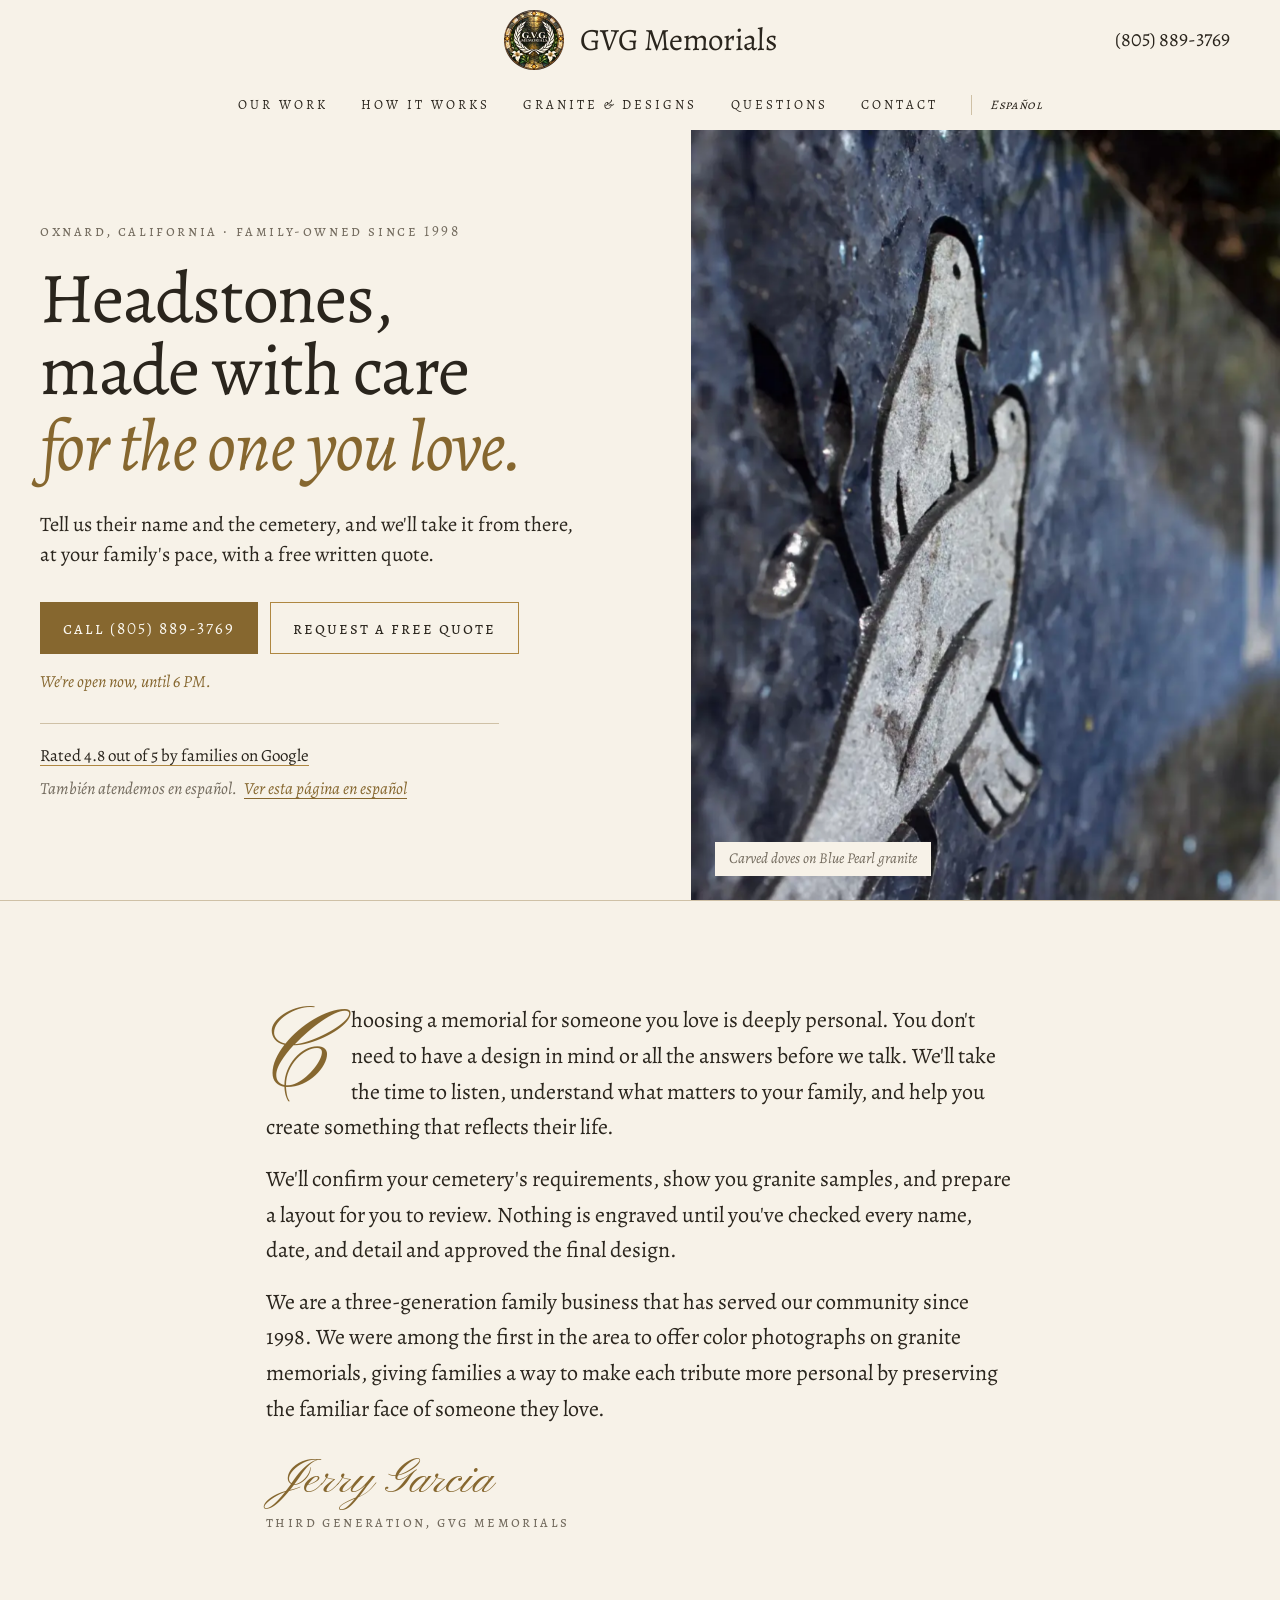
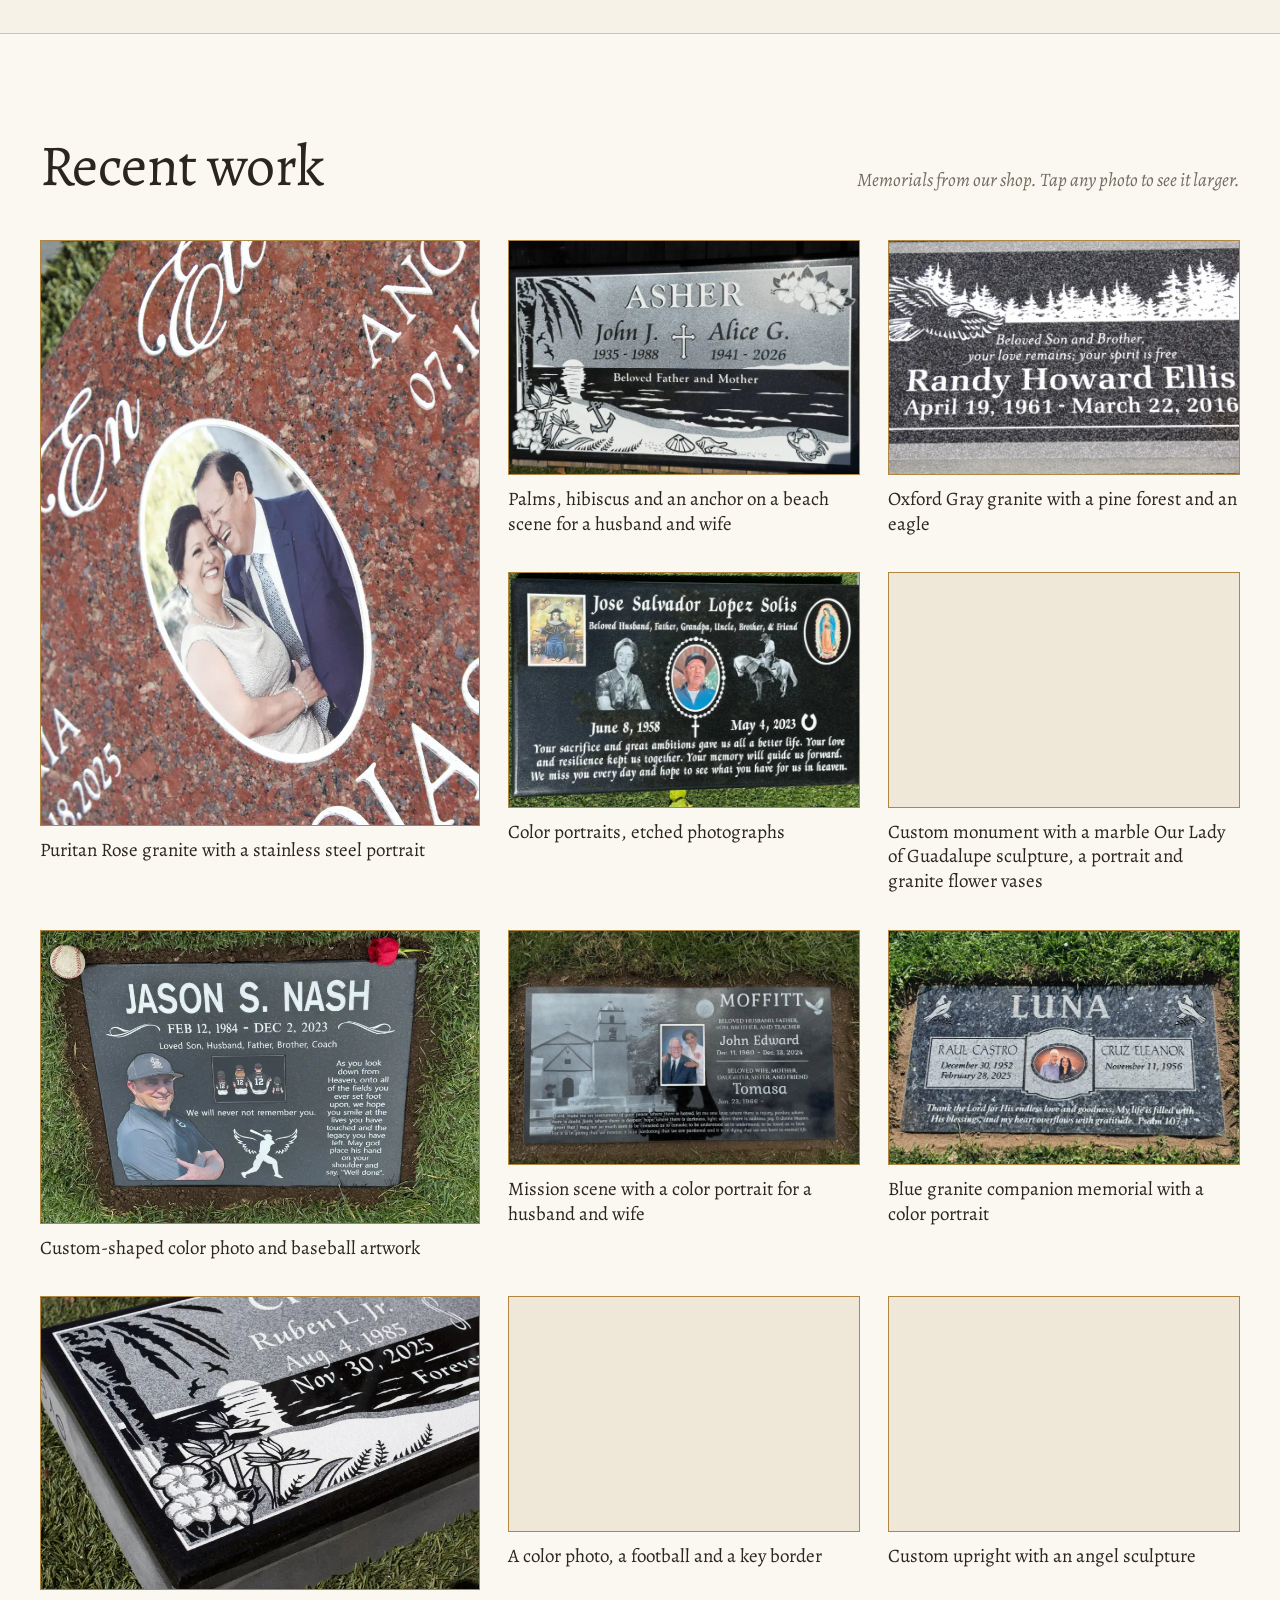
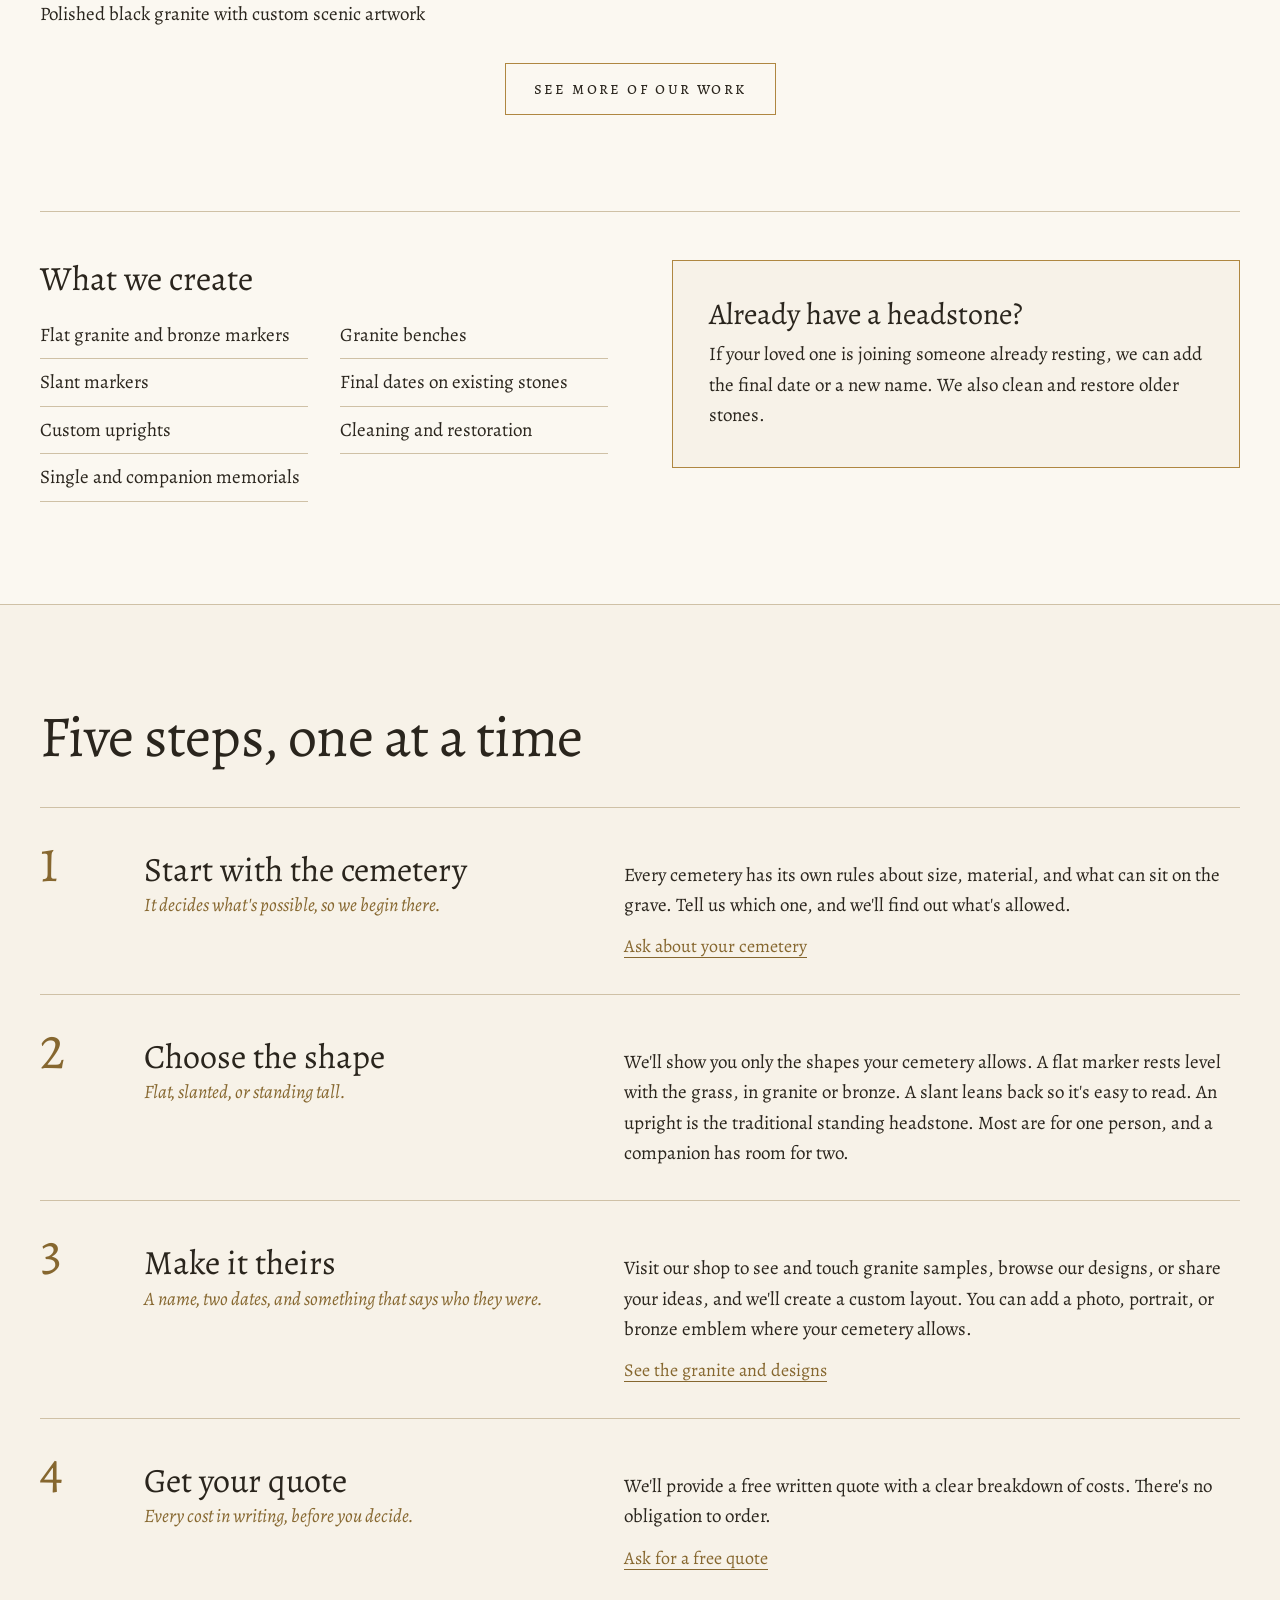
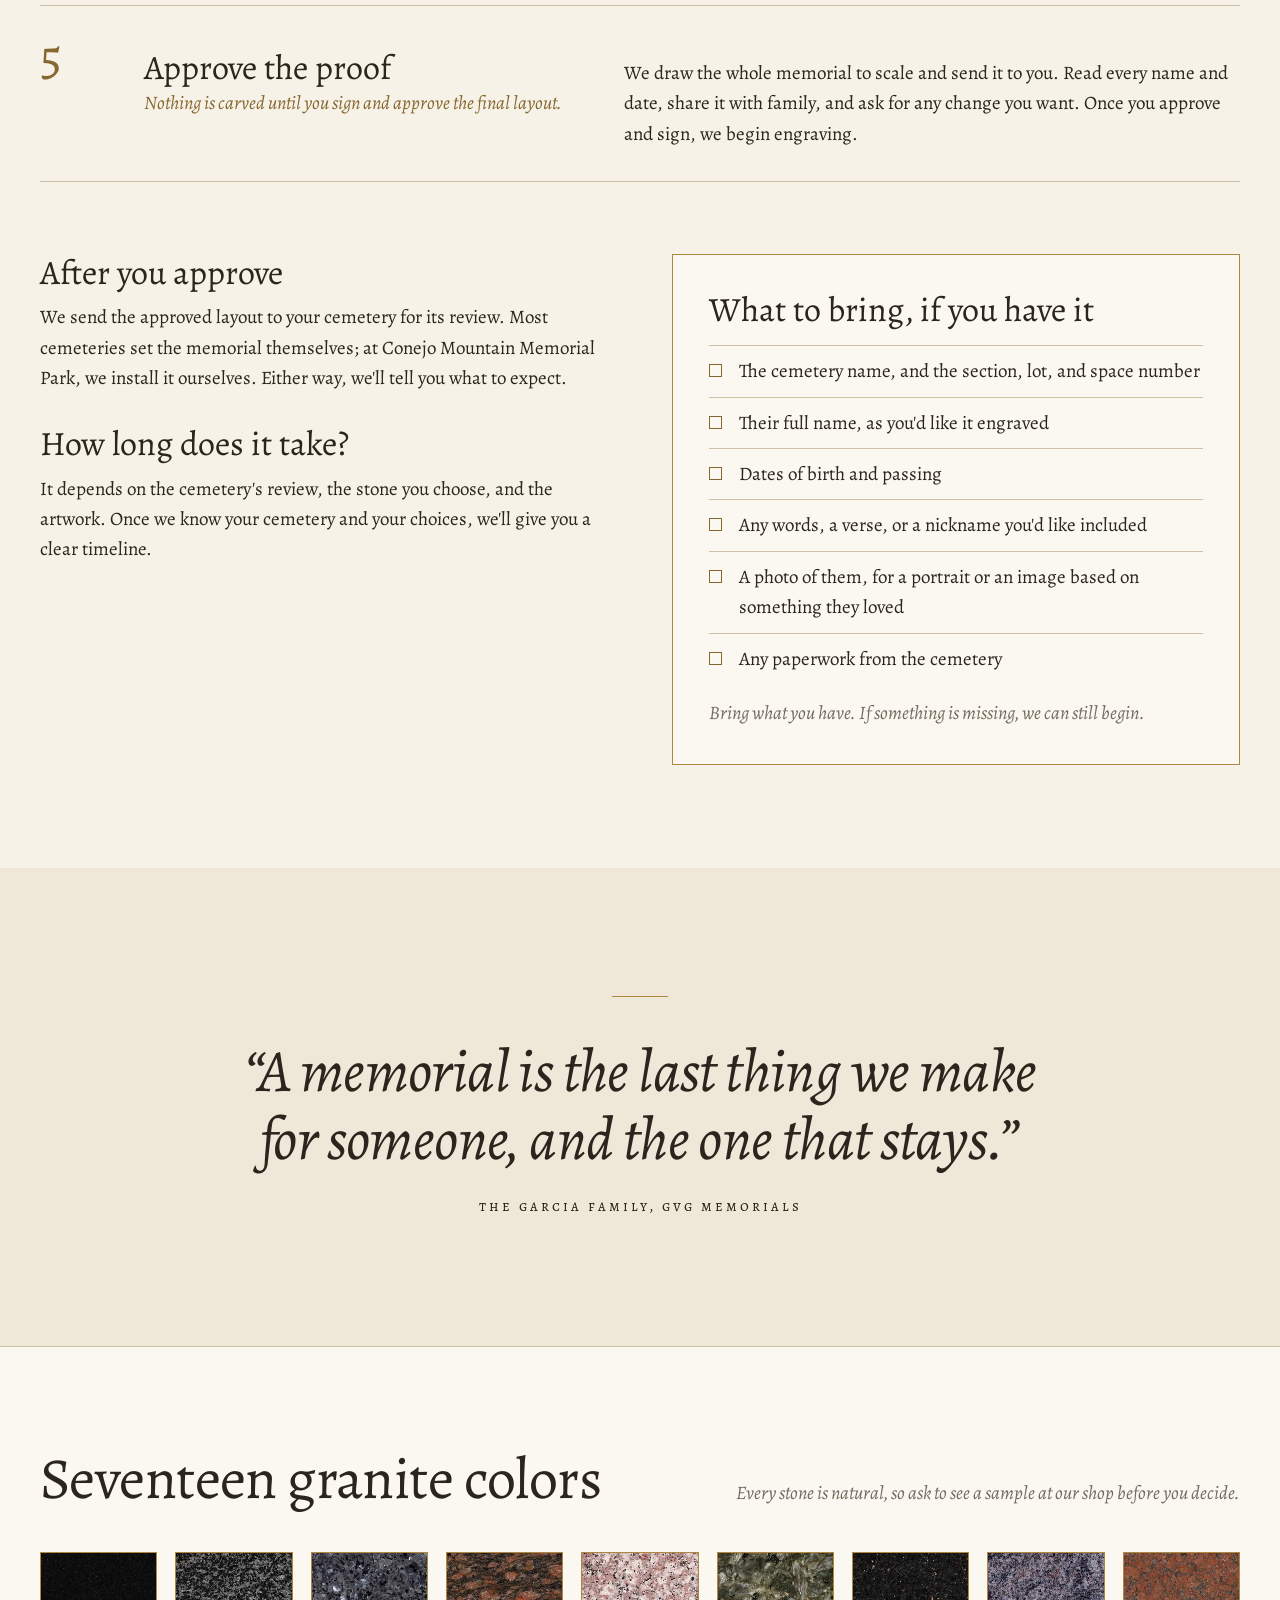
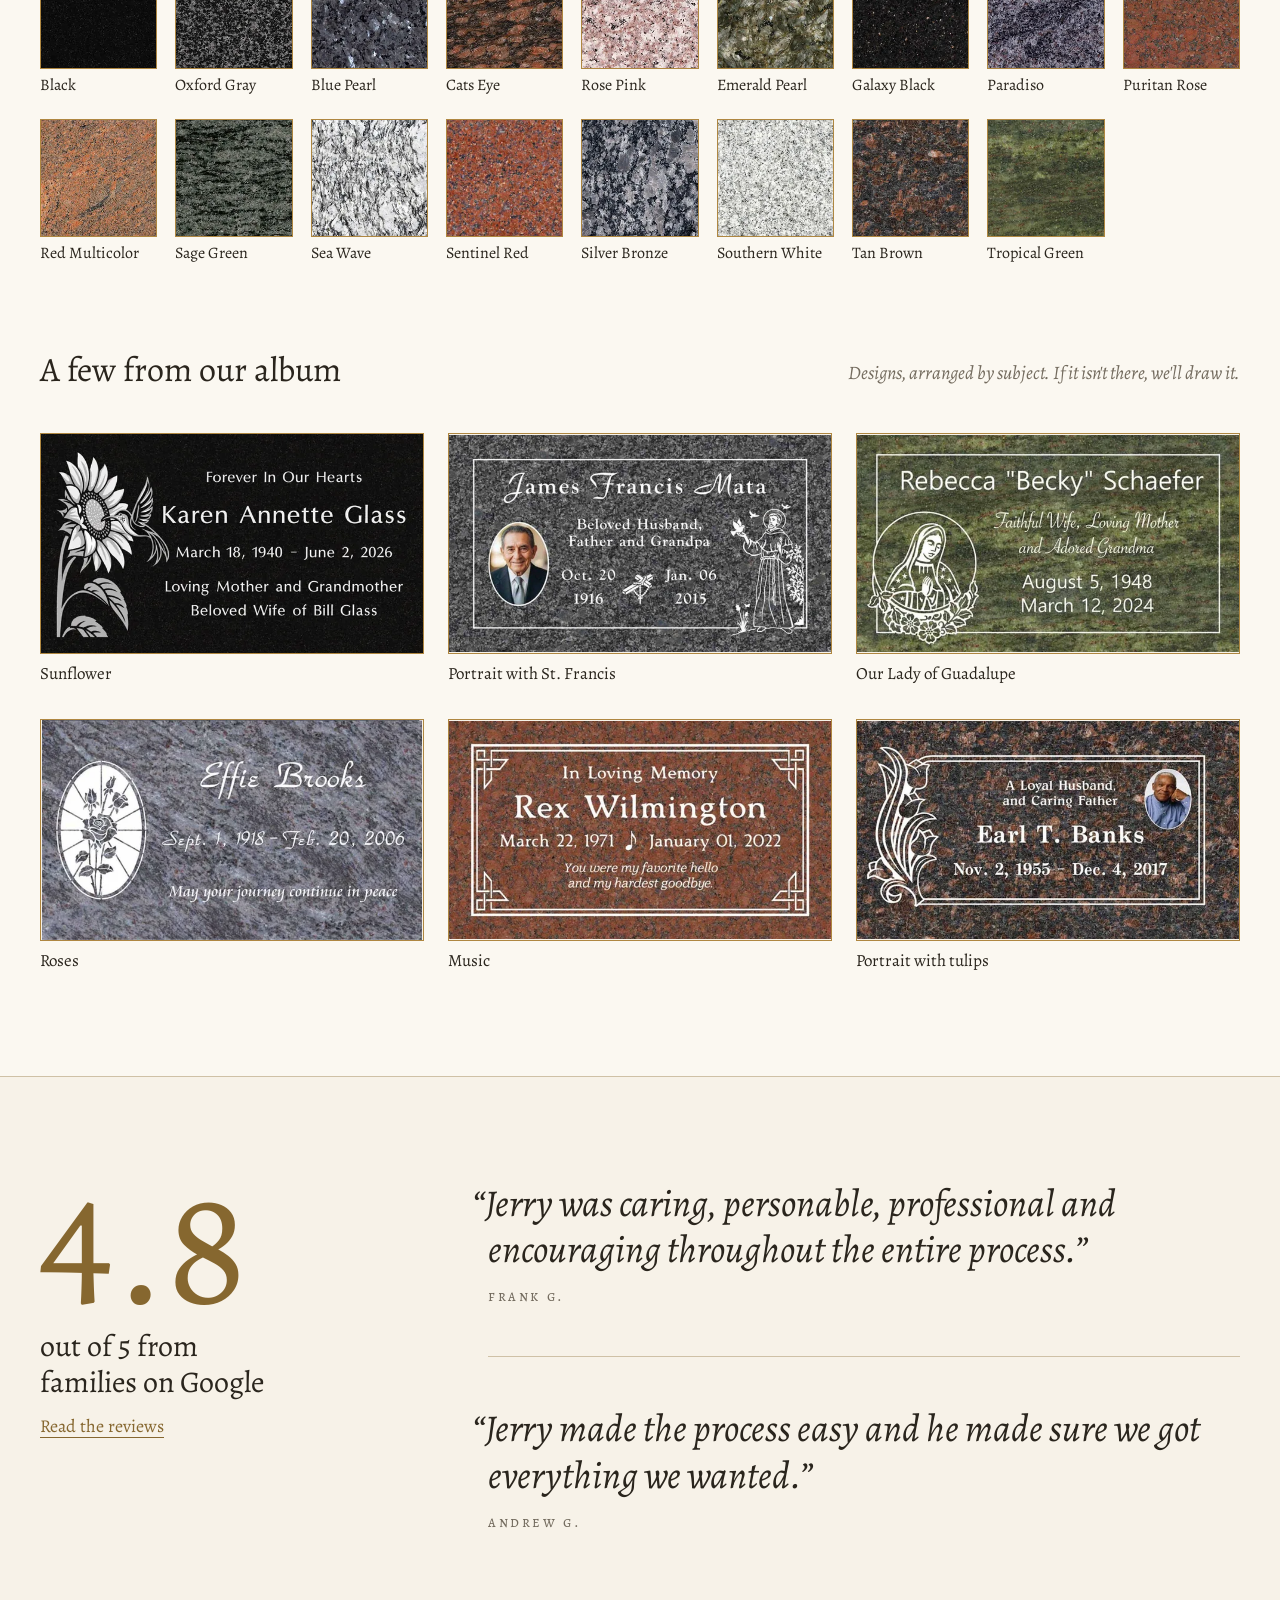
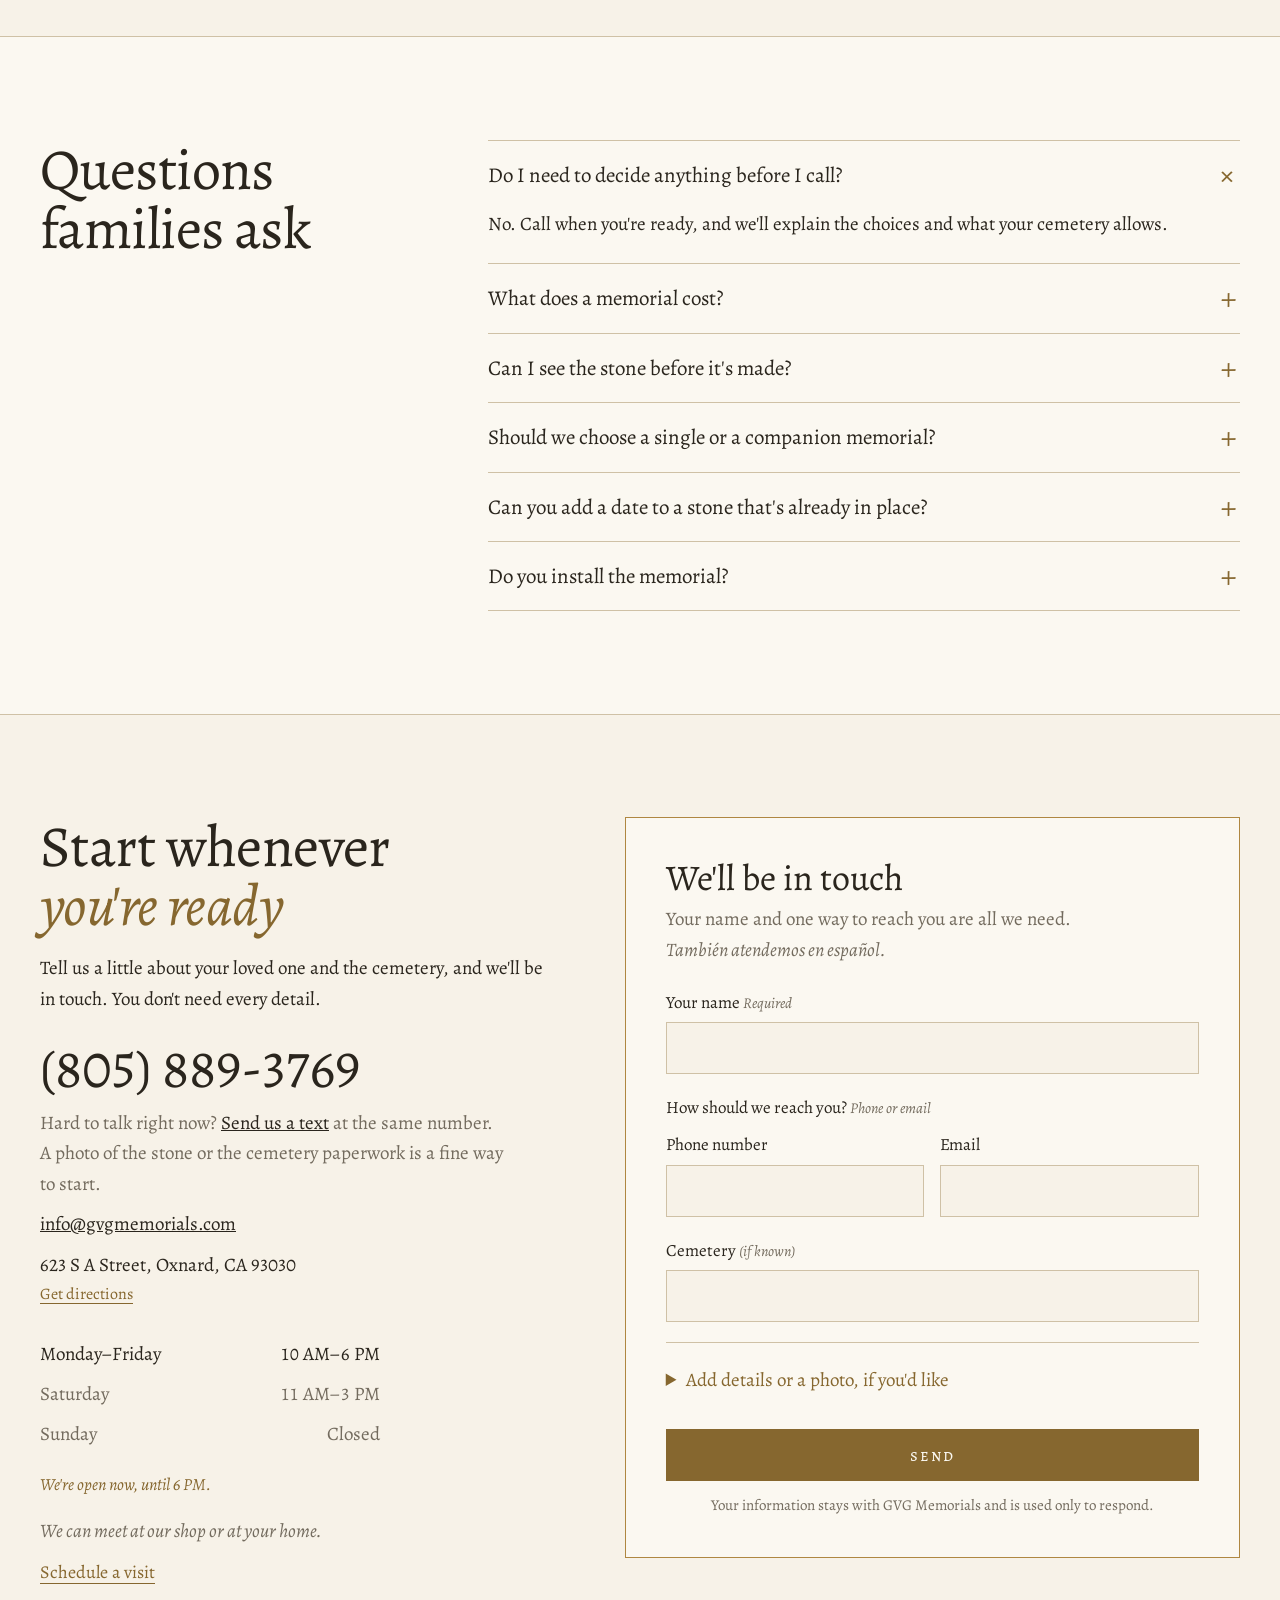
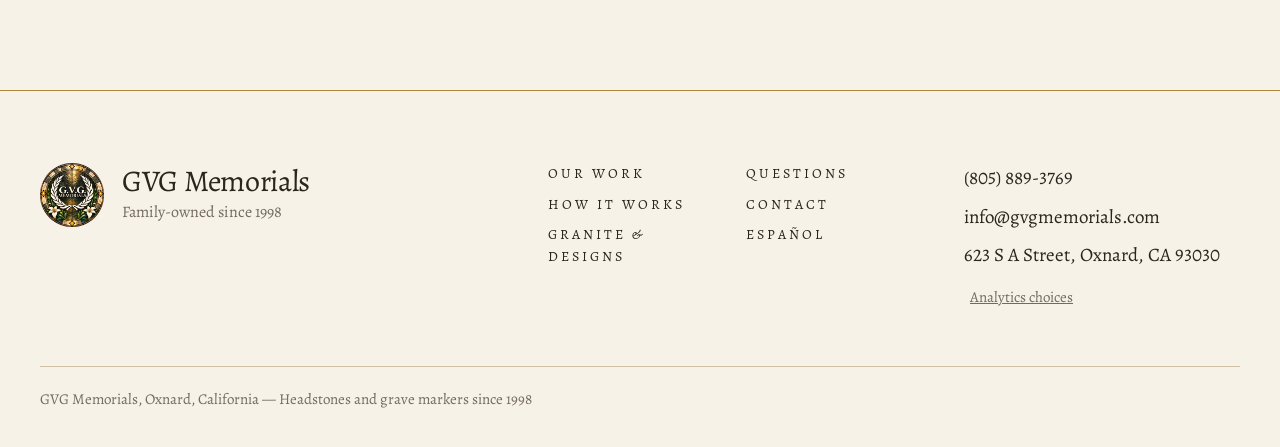
<file: index.html>
<!doctype html>
<html lang="en">
  <head>
    <meta charset="UTF-8" />
    <meta name="viewport" content="width=device-width, initial-scale=1.0" />
    <script>
      if (window.location.hash) {
        document.documentElement.classList.add("initial-anchor-navigation");
      }
      if ("IntersectionObserver" in window) {
        document.documentElement.classList.add("mobile-contact-bar-enhanced");
      }
    </script>
    <script>
      window.dataLayer = window.dataLayer || [];
      function gtag() { window.dataLayer.push(arguments); }
      var analyticsConsent = navigator.globalPrivacyControl ? "denied" : "granted";
      try {
        analyticsConsent = window.localStorage.getItem("gvg_analytics_consent") || analyticsConsent;
      } catch (_) {}
      gtag("consent", "default", {
        ad_storage: "denied",
        ad_user_data: "denied",
        ad_personalization: "denied",
        analytics_storage: analyticsConsent,
        wait_for_update: 500,
      });
      gtag("js", new Date());
    </script>
    <script defer src="analytics.js?v=25"></script>
    <script defer src="gallery-viewer.js?v=11"></script>
    <script defer src="contact-form.js?v=23"></script>
    <script defer src="hours.js?v=2"></script>
    <meta name="theme-color" content="#f7f2e8" />
    <link rel="icon" href="/favicon.ico?v=2" sizes="any" />
    <link rel="icon" type="image/png" sizes="32x32" href="/assets/favicon-32.png?v=2" />
    <link rel="apple-touch-icon" href="/apple-touch-icon.png?v=2" />
    <link rel="manifest" href="/site.webmanifest?v=2" />
    <link rel="canonical" href="https://www.gvgmemorials.com/" />
    <link rel="alternate" hreflang="en" href="https://www.gvgmemorials.com/" />
    <link rel="alternate" hreflang="es" href="https://www.gvgmemorials.com/es/" />
    <link rel="alternate" hreflang="x-default" href="https://www.gvgmemorials.com/" />
    <meta name="google-site-verification" content="TudZCbFMh_GZD2mU0Ts9XrJOUPCTxkBK5naEaDyIamA" />
    <title>Headstones and Grave Markers in Oxnard | GVG Memorials</title>
    <meta
      name="description"
      content="Headstones and grave markers for Oxnard and Ventura County families, from the Garcia family since 1998. Free written quote. Se habla español."
    />
    <meta property="og:title" content="Headstones and Grave Markers in Oxnard | GVG Memorials" />
    <meta
      property="og:description"
      content="Family-owned since 1998. We guide you through every choice, check your cemetery's requirements, and give you a free written quote."
    />
    <meta property="og:type" content="website" />
    <meta property="og:url" content="https://www.gvgmemorials.com/" />
    <meta property="og:site_name" content="GVG Memorials" />
    <meta property="og:locale" content="en_US" />
    <meta property="og:image" content="https://www.gvgmemorials.com/assets/gvg-share-stained-glass.jpg" />
    <meta property="og:image:type" content="image/jpeg" />
    <meta property="og:image:width" content="1200" />
    <meta property="og:image:height" content="630" />
    <meta property="og:image:alt" content="The GVG Memorials stained-glass logo, with family-owned since 1998" />
    <meta name="twitter:card" content="summary_large_image" />
    <meta name="twitter:title" content="Headstones and Grave Markers in Oxnard | GVG Memorials" />
    <meta
      name="twitter:description"
      content="Family-owned since 1998. We guide you through every choice, check your cemetery's requirements, and give you a free written quote."
    />
    <meta name="twitter:image" content="https://www.gvgmemorials.com/assets/gvg-share-stained-glass.jpg" />
    <link rel="preload" href="assets/fonts/alegreya-latin-400-normal.woff2" as="font" type="font/woff2" crossorigin />
    <link rel="preload" href="assets/fonts/alegreya-latin-400-italic.woff2" as="font" type="font/woff2" crossorigin />
    <link rel="preload" href="assets/fonts/alegreya-sc-latin-400-normal.woff2" as="font" type="font/woff2" crossorigin />
    <link rel="stylesheet" href="styles.css?v=336" />
    <script type="application/ld+json">
      {
        "@context": "https://schema.org",
        "@type": "LocalBusiness",
        "name": "GVG Memorials",
        "url": "https://www.gvgmemorials.com/",
        "telephone": "+18058893769",
        "email": "info@gvgmemorials.com",
        "foundingDate": "1998",
        "image": "https://www.gvgmemorials.com/assets/gvg-share-stained-glass.jpg",
        "address": {
          "@type": "PostalAddress",
          "streetAddress": "623 S A St",
          "addressLocality": "Oxnard",
          "addressRegion": "CA",
          "postalCode": "93030",
          "addressCountry": "US"
        },
        "areaServed": ["Oxnard", "Ventura County", "Camarillo", "Port Hueneme", "Ventura", "Conejo Valley"],
        "description": "Family-owned Oxnard memorial company, since 1998. Flat granite and bronze markers, slant markers, custom uprights, single and companion memorials, granite benches, final dates on existing stones, and cleaning and restoration.",
        "openingHoursSpecification": [
          {
            "@type": "OpeningHoursSpecification",
            "dayOfWeek": ["Monday", "Tuesday", "Wednesday", "Thursday", "Friday"],
            "opens": "10:00",
            "closes": "18:00"
          },
          {
            "@type": "OpeningHoursSpecification",
            "dayOfWeek": "Saturday",
            "opens": "11:00",
            "closes": "15:00"
          }
        ]
      }
    </script>
    <script type="application/ld+json">
      {
        "@context": "https://schema.org",
        "@type": "FAQPage",
        "mainEntity": [
          {
            "@type": "Question",
            "name": "Do I need to decide anything before I call?",
            "acceptedAnswer": { "@type": "Answer", "text": "No. Call when you're ready, and we'll explain the choices and what your cemetery allows." }
          },
          {
            "@type": "Question",
            "name": "What does a memorial cost?",
            "acceptedAnswer": { "@type": "Answer", "text": "It depends on the type, size, granite, artwork, and your cemetery's requirements. We give every family a free written quote with every item listed, before anything is decided." }
          },
          {
            "@type": "Question",
            "name": "Should we choose a single or a companion memorial?",
            "acceptedAnswer": { "@type": "Answer", "text": "Most families choose a single memorial. A companion is for two people, such as a husband and wife: one side is engraved now and the other later, at our shop or at the cemetery, as the cemetery allows. Any size can be made either way." }
          },
          {
            "@type": "Question",
            "name": "Can you add a date to a stone that's already in place?",
            "acceptedAnswer": { "@type": "Answer", "text": "Yes. Send us a photo of the stone and the cemetery name, and we'll explain what's possible." }
          },
          {
            "@type": "Question",
            "name": "Do you install the memorial?",
            "acceptedAnswer": { "@type": "Answer", "text": "Most cemeteries set the memorial themselves. At Conejo Mountain Memorial Park, we install it ourselves. Either way, we'll tell you what to expect at your cemetery." }
          }
        ]
      }
    </script>
  </head>
  <body id="top">
    <a class="skip-link" href="#main-content">Skip to main content</a>
    <header class="site-header" aria-label="Primary navigation">
      <a class="brand" href="#top" aria-label="GVG Memorials home">
        <img src="assets/folder/gvg-stained-glass-240.webp" width="240" height="240" alt="" decoding="async" />
        <span class="brand-name">GVG Memorials</span>
      </a>
      <nav class="desktop-nav" aria-label="Main navigation">
        <a href="#gallery">Our Work</a>
        <a href="#steps">How It Works</a>
        <a href="#granite">Granite &amp; Designs</a>
        <a href="#questions">Questions</a>
        <a href="#contact">Contact</a>
        <a class="lang-link" href="/es/" hreflang="es" lang="es">Español</a>
      </nav>
      <a class="header-action" href="tel:+18058893769">(805) 889-3769</a>
      <a class="header-mini header-mini-brand" href="#top" aria-label="GVG Memorials home"><img src="assets/folder/gvg-stained-glass-240.webp" width="240" height="240" alt="" decoding="async" /></a>
      <a class="header-mini header-mini-call" href="tel:+18058893769">(805) 889-3769</a>
      <button class="nav-toggle" type="button" aria-label="Open menu" aria-expanded="false" aria-controls="mobile-nav">
        <span class="nav-toggle-bar"></span>
        <span class="nav-toggle-bar"></span>
        <span class="nav-toggle-bar"></span>
      </button>
    </header>

    <nav class="mobile-nav" id="mobile-nav" aria-label="Mobile navigation" hidden>
      <a href="#gallery">Our Work</a>
      <a href="#steps">How It Works</a>
      <a href="#granite">Granite &amp; Designs</a>
      <a href="#questions">Questions</a>
      <a href="#contact">Contact</a>
      <a class="lang-link" href="/es/" hreflang="es" lang="es">En español</a>
      <a class="mobile-nav-call" href="tel:+18058893769">Call (805) 889-3769</a>
      <a href="sms:+18058893769?&amp;body=Hi%2C%20I%27d%20like%20help%20with%20a%20headstone.">Text (805) 889-3769</a>
    </nav>

    <div class="mobile-contact-bar" aria-label="Quick contact options">
      <a href="tel:+18058893769">Call</a>
      <a href="sms:+18058893769?&amp;body=Hi%2C%20I%27d%20like%20help%20with%20a%20headstone.">Text</a>
      <a href="#contact-form">Write</a>
    </div>

    <main id="main-content" tabindex="-1">
      <section class="hero" aria-labelledby="hero-title">
        <div class="hero-grid">
          <div class="hero-copy">
            <p class="hero-kicker">Oxnard, California<span class="kicker-dot"> · </span><span class="kicker-line">Family-owned since 1998</span></p>
            <h1 id="hero-title">Headstones, made with care <em data-flip="for all they were.|for a life remembered.|for every family.">for the one you love.</em></h1>
            <p class="hero-sub">Tell us their name and the cemetery, and we'll take it from there, at your family's pace, with a free written quote.</p>
            <div class="hero-actions">
              <a class="button button-primary" href="tel:+18058893769">Call (805) 889-3769</a>
              <a class="button button-outline" href="#contact-form" data-guidance-starting-point="A free written quote" data-guidance-item="A free written quote">Request a free quote</a>
            </div>
            <p class="open-status" data-open-status aria-live="polite" hidden></p>
            <p class="hero-proof"><a href="#reviews">Rated 4.8 out of 5 by families on Google</a></p>
            <p class="hero-es" lang="es">También atendemos en español. <a href="/es/" hreflang="es">Ver esta página en español</a></p>
          </div>

          <figure class="hero-figure">
            <img src="assets/completed-memorials/gvg-doves-blue-pearl-detail-1200.webp" srcset="assets/completed-memorials/gvg-doves-blue-pearl-detail-800.webp 800w, assets/completed-memorials/gvg-doves-blue-pearl-detail-1200.webp 1200w, assets/completed-memorials/gvg-doves-blue-pearl-detail.webp 1333w" sizes="(min-width: 960px) 46vw, 100vw" width="1333" height="2000" fetchpriority="high" decoding="async" alt="Carved doves on Blue Pearl granite, by GVG Memorials" />
            <figcaption>Carved doves on Blue Pearl granite</figcaption>
          </figure>
        </div>
      </section>

      <section class="intro" aria-label="A first word">
        <div class="section-inner">
          <div class="intro-body" data-reveal>
            <p class="dropcap">
              Choosing a memorial for someone you love is deeply personal. You don't need to have a design in mind or
              all the answers before we talk. We'll take the time to listen, understand what matters to your family, and
              help you create something that reflects their life.
            </p>
            <p>
              We'll confirm your cemetery's requirements, show you granite samples, and prepare a layout for you to
              review. Nothing is engraved until you've checked every name, date, and detail and approved the final
              design.
            </p>
            <p>
              We are a three-generation family business that has served our community since 1998. We were among the
              first in the area to offer color photographs on granite memorials, giving families a way to make each
              tribute more personal by preserving the familiar face of someone they love.
            </p>
            <p class="signoff">Jerry Garcia <span>Third generation, GVG Memorials</span></p>
          </div>
        </div>
      </section>

      <section id="gallery" class="completed-gallery" aria-labelledby="completed-gallery-title">
        <div class="section-inner">
          <div class="section-head" data-reveal>
            <h2 id="completed-gallery-title" class="section-title">Recent work</h2>
            <p class="section-note">Memorials from our shop. Tap any photo to see it larger.</p>
          </div>
          <div class="completed-gallery-grid" data-reveal>
            <figure class="completed-card completed-card--portrait">
              <a class="completed-card-trigger" href="assets/completed-memorials/completed-memorial-puritan-rose-stainless-photo-04-raw-sharp.webp" target="_blank" rel="noopener" aria-label="View larger: Puritan Rose granite with a stainless steel portrait">
                <picture>
                  <source srcset="assets/completed-memorials/completed-memorial-puritan-rose-stainless-photo-04-raw-sharp-800.webp 800w, assets/completed-memorials/completed-memorial-puritan-rose-stainless-photo-04-raw-sharp-1200.webp 1200w, assets/completed-memorials/completed-memorial-puritan-rose-stainless-photo-04-raw-sharp.webp 1706w" sizes="(max-width: 700px) calc(100vw - 32px), 50vw" type="image/webp" />
                  <img src="assets/completed-memorials/completed-memorial-puritan-rose-stainless-photo-04-raw-sharp.jpg" width="1706" height="2560" loading="lazy" decoding="async" alt="Puritan Rose granite with a stainless steel portrait, by GVG Memorials" />
                </picture>
              </a>
              <figcaption>
                <span>Puritan Rose granite</span>
                <strong>Puritan Rose granite with a stainless steel portrait</strong>
              </figcaption>
            </figure>
            <figure class="completed-card">
              <a class="completed-card-trigger" href="assets/completed-memorials/gvg-asher-beach-scene.webp" target="_blank" rel="noopener" aria-label="View larger: Palms, hibiscus and an anchor on a beach scene for a husband and wife">
                <picture>
                  <source srcset="assets/completed-memorials/gvg-asher-beach-scene-800.webp 800w, assets/completed-memorials/gvg-asher-beach-scene-1200.webp 1200w, assets/completed-memorials/gvg-asher-beach-scene.webp 1800w" sizes="(max-width: 700px) calc(100vw - 32px), 33vw" type="image/webp" />
                  <img src="assets/completed-memorials/gvg-asher-beach-scene.jpg" width="1200" height="900" loading="lazy" decoding="async" alt="Palms, hibiscus and an anchor on a beach scene for a husband and wife, by GVG Memorials" />
                </picture>
              </a>
              <figcaption>
                <span>Companion memorial</span>
                <strong>Palms, hibiscus and an anchor on a beach scene for a husband and wife</strong>
              </figcaption>
            </figure>
            <figure class="completed-card">
              <a class="completed-card-trigger" href="assets/completed-memorials/completed-memorial-oxford-grey-nature-scene-05.webp" target="_blank" rel="noopener" aria-label="View larger: Oxford Gray granite with a pine forest and an eagle">
                <picture>
                  <source srcset="assets/completed-memorials/completed-memorial-oxford-grey-nature-scene-05-800.webp 800w, assets/completed-memorials/completed-memorial-oxford-grey-nature-scene-05-1200.webp 1200w, assets/completed-memorials/completed-memorial-oxford-grey-nature-scene-05.webp 2000w" sizes="(max-width: 700px) calc(100vw - 32px), 50vw" type="image/webp" />
                  <img src="assets/completed-memorials/completed-memorial-oxford-grey-nature-scene-05.jpg" width="2000" height="1333" loading="lazy" decoding="async" alt="Oxford Gray granite with a pine forest and an eagle, by GVG Memorials" />
                </picture>
              </a>
              <figcaption>
                <span>Oxford Gray granite</span>
                <strong>Oxford Gray granite with a pine forest and an eagle</strong>
              </figcaption>
            </figure>
            <figure class="completed-card">
              <a class="completed-card-trigger" href="assets/completed-memorials/gvg-lopez-solis-portraits.webp" target="_blank" rel="noopener" aria-label="View larger: Color portraits, etched photographs">
                <picture>
                  <source srcset="assets/completed-memorials/gvg-lopez-solis-portraits-800.webp 800w, assets/completed-memorials/gvg-lopez-solis-portraits-1200.webp 1200w, assets/completed-memorials/gvg-lopez-solis-portraits.webp 1800w" sizes="(max-width: 700px) calc(100vw - 32px), 33vw" type="image/webp" />
                  <img src="assets/completed-memorials/gvg-lopez-solis-portraits.jpg" width="1200" height="772" loading="lazy" decoding="async" alt="Color portraits, etched photographs, by GVG Memorials" />
                </picture>
              </a>
              <figcaption>
                <span>Flat granite</span>
                <strong>Color portraits, etched photographs</strong>
              </figcaption>
            </figure>
            <figure class="completed-card completed-card--portrait">
              <a class="completed-card-trigger" href="assets/completed-memorials/gvg-camacho-custom-upright.webp" target="_blank" rel="noopener" aria-label="View larger: Custom monument with a marble Our Lady of Guadalupe sculpture, a portrait and granite flower vases">
                <picture>
                  <source srcset="assets/completed-memorials/gvg-camacho-custom-upright-800.webp 800w, assets/completed-memorials/gvg-camacho-custom-upright-1200.webp 1200w, assets/completed-memorials/gvg-camacho-custom-upright.webp 1125w" sizes="(max-width: 700px) calc(100vw - 32px), 33vw" type="image/webp" />
                  <img src="assets/completed-memorials/gvg-camacho-custom-upright.jpg" width="1125" height="2000" loading="lazy" decoding="async" alt="Custom monument with a marble Our Lady of Guadalupe sculpture, a portrait and granite flower vases, by GVG Memorials" />
                </picture>
              </a>
              <figcaption>
                <span>Custom upright</span>
                <strong>Custom monument with a marble Our Lady of Guadalupe sculpture, a portrait and granite flower vases</strong>
              </figcaption>
            </figure>
            <figure class="completed-card">
              <a class="completed-card-trigger" href="assets/completed-memorials/gvg-nash-baseball.webp" target="_blank" rel="noopener" aria-label="View larger: Custom-shaped color photo and baseball artwork">
                <picture>
                  <source srcset="assets/completed-memorials/gvg-nash-baseball-800.webp 800w, assets/completed-memorials/gvg-nash-baseball-1200.webp 1200w, assets/completed-memorials/gvg-nash-baseball.webp 1500w" sizes="(max-width: 700px) calc(100vw - 32px), 33vw" type="image/webp" />
                  <img src="assets/completed-memorials/gvg-nash-baseball.jpg" width="1200" height="900" loading="lazy" decoding="async" alt="Custom-shaped color photo and baseball artwork, by GVG Memorials" />
                </picture>
              </a>
              <figcaption>
                <span>Flat granite</span>
                <strong>Custom-shaped color photo and baseball artwork</strong>
              </figcaption>
            </figure>
            <figure class="completed-card">
              <a class="completed-card-trigger" href="assets/completed-memorials/gvg-moffitt-mission.webp" target="_blank" rel="noopener" aria-label="View larger: Mission scene with a color portrait for a husband and wife">
                <picture>
                  <source srcset="assets/completed-memorials/gvg-moffitt-mission-800.webp 800w, assets/completed-memorials/gvg-moffitt-mission-1200.webp 1200w, assets/completed-memorials/gvg-moffitt-mission.webp 1500w" sizes="(max-width: 700px) calc(100vw - 32px), 33vw" type="image/webp" />
                  <img src="assets/completed-memorials/gvg-moffitt-mission.jpg" width="1200" height="900" loading="lazy" decoding="async" alt="Mission scene with a color portrait for a husband and wife, by GVG Memorials" />
                </picture>
              </a>
              <figcaption>
                <span>Companion memorial</span>
                <strong>Mission scene with a color portrait for a husband and wife</strong>
              </figcaption>
            </figure>
            <figure class="completed-card">
              <a class="completed-card-trigger" href="assets/completed-memorials/gvg-luna-companion.webp" target="_blank" rel="noopener" aria-label="View larger: Blue granite companion memorial with a color portrait">
                <picture>
                  <source srcset="assets/completed-memorials/gvg-luna-companion-800.webp 800w, assets/completed-memorials/gvg-luna-companion-1200.webp 1200w, assets/completed-memorials/gvg-luna-companion.webp 1500w" sizes="(max-width: 700px) calc(100vw - 32px), 33vw" type="image/webp" />
                  <img src="assets/completed-memorials/gvg-luna-companion.jpg" width="1200" height="900" loading="lazy" decoding="async" alt="Blue granite companion memorial with a color portrait, by GVG Memorials" />
                </picture>
              </a>
              <figcaption>
                <span>Companion memorial</span>
                <strong>Blue granite companion memorial with a color portrait</strong>
              </figcaption>
            </figure>
            <figure class="completed-card">
              <a class="completed-card-trigger" href="assets/completed-memorials/completed-memorial-custom-flat-02.webp" target="_blank" rel="noopener" aria-label="View larger: Polished black granite with custom scenic artwork">
                <picture>
                  <source srcset="assets/completed-memorials/completed-memorial-custom-flat-02-800.webp 800w, assets/completed-memorials/completed-memorial-custom-flat-02-1200.webp 1200w, assets/completed-memorials/completed-memorial-custom-flat-02.webp 1800w" sizes="(max-width: 700px) calc(100vw - 32px), 33vw" type="image/webp" />
                  <img src="assets/completed-memorials/completed-memorial-custom-flat-02.jpg" width="1800" height="1200" loading="lazy" decoding="async" alt="Polished black granite with custom scenic artwork, by GVG Memorials" />
                </picture>
              </a>
              <figcaption>
                <span>Custom flat memorial</span>
                <strong>Polished black granite with custom scenic artwork</strong>
              </figcaption>
            </figure>
            <figure class="completed-card">
              <a class="completed-card-trigger" href="assets/completed-memorials/gvg-brooks-football.webp" target="_blank" rel="noopener" aria-label="View larger: A color photo, a football and a key border">
                <picture>
                  <source srcset="assets/completed-memorials/gvg-brooks-football-800.webp 800w, assets/completed-memorials/gvg-brooks-football-1200.webp 1200w, assets/completed-memorials/gvg-brooks-football.webp 1500w" sizes="(max-width: 700px) calc(100vw - 32px), 33vw" type="image/webp" />
                  <img src="assets/completed-memorials/gvg-brooks-football.jpg" width="1200" height="900" loading="lazy" decoding="async" alt="A color photo, a football and a key border, by GVG Memorials" />
                </picture>
              </a>
              <figcaption>
                <span>Flat granite</span>
                <strong>A color photo, a football and a key border</strong>
              </figcaption>
            </figure>
            <figure class="completed-card completed-card--portrait">
              <a class="completed-card-trigger" href="assets/completed-memorials/gvg-viveros-custom-upright.webp" target="_blank" rel="noopener" aria-label="View larger: Custom upright with an angel sculpture">
                <picture>
                  <source srcset="assets/completed-memorials/gvg-viveros-custom-upright-800.webp 800w, assets/completed-memorials/gvg-viveros-custom-upright-1200.webp 1200w, assets/completed-memorials/gvg-viveros-custom-upright.webp 1500w" sizes="(max-width: 700px) calc(100vw - 32px), 33vw" type="image/webp" />
                  <img src="assets/completed-memorials/gvg-viveros-custom-upright.jpg" width="1200" height="1600" loading="lazy" decoding="async" alt="Custom upright with an angel sculpture, by GVG Memorials" />
                </picture>
              </a>
              <figcaption>
                <span>Custom upright</span>
                <strong>Custom upright with an angel sculpture</strong>
              </figcaption>
            </figure>
            <figure class="completed-card is-extra">
              <a class="completed-card-trigger" href="assets/completed-memorials/gvg-condoy-red-granite.webp" target="_blank" rel="noopener" aria-label="View larger: Deep-sunk sanded panel with carved swallows and roses">
                <picture>
                  <source srcset="assets/completed-memorials/gvg-condoy-red-granite-800.webp 800w, assets/completed-memorials/gvg-condoy-red-granite-1200.webp 1200w, assets/completed-memorials/gvg-condoy-red-granite.webp 1125w" sizes="(max-width: 700px) calc(100vw - 32px), 33vw" type="image/webp" />
                  <img src="assets/completed-memorials/gvg-condoy-red-granite.jpg" width="1125" height="844" loading="lazy" decoding="async" alt="Deep-sunk sanded panel with carved swallows and roses, by GVG Memorials" />
                </picture>
              </a>
              <figcaption>
                <span>Flat granite</span>
                <strong>Deep-sunk sanded panel with carved swallows and roses</strong>
              </figcaption>
            </figure>
            <figure class="completed-card is-extra">
              <a class="completed-card-trigger" href="assets/completed-memorials/gvg-gauna-portrait.webp" target="_blank" rel="noopener" aria-label="View larger: A color portrait with a verse">
                <picture>
                  <source srcset="assets/completed-memorials/gvg-gauna-portrait-800.webp 800w, assets/completed-memorials/gvg-gauna-portrait-1200.webp 1200w, assets/completed-memorials/gvg-gauna-portrait.webp 1800w" sizes="(max-width: 700px) calc(100vw - 32px), 33vw" type="image/webp" />
                  <img src="assets/completed-memorials/gvg-gauna-portrait.jpg" width="1200" height="722" loading="lazy" decoding="async" alt="A color portrait with a verse, by GVG Memorials" />
                </picture>
              </a>
              <figcaption>
                <span>Flat granite</span>
                <strong>A color portrait with a verse</strong>
              </figcaption>
            </figure>
            <figure class="completed-card is-extra">
              <a class="completed-card-trigger" href="assets/completed-memorials/completed-memorial-detail-01.webp" target="_blank" rel="noopener" aria-label="View larger: Blue Pearl granite with a deep-sunk sanded panel">
                <picture>
                  <source srcset="assets/completed-memorials/completed-memorial-detail-01-800.webp 800w, assets/completed-memorials/completed-memorial-detail-01-1200.webp 1200w, assets/completed-memorials/completed-memorial-detail-01.webp 1800w" sizes="(max-width: 700px) calc(100vw - 32px), 33vw" type="image/webp" />
                  <img src="assets/completed-memorials/completed-memorial-detail-01.jpg" width="1800" height="1200" loading="lazy" decoding="async" alt="Blue Pearl granite with a deep-sunk sanded panel, by GVG Memorials" />
                </picture>
              </a>
              <figcaption>
                <span>Engraving detail</span>
                <strong>Blue Pearl granite with a deep-sunk sanded panel</strong>
              </figcaption>
            </figure>
            <figure class="completed-card is-extra">
              <a class="completed-card-trigger" href="assets/completed-memorials/gvg-saylors-bronze.webp" target="_blank" rel="noopener" aria-label="View larger: Bronze companion memorial on a granite base">
                <picture>
                  <source srcset="assets/completed-memorials/gvg-saylors-bronze-800.webp 800w, assets/completed-memorials/gvg-saylors-bronze-1200.webp 1200w, assets/completed-memorials/gvg-saylors-bronze.webp 1125w" sizes="(max-width: 700px) calc(100vw - 32px), 33vw" type="image/webp" />
                  <img src="assets/completed-memorials/gvg-saylors-bronze.jpg" width="1125" height="844" loading="lazy" decoding="async" alt="Bronze companion memorial on a granite base, by GVG Memorials" />
                </picture>
              </a>
              <figcaption>
                <span>Flat bronze</span>
                <strong>Bronze companion memorial on a granite base</strong>
              </figcaption>
            </figure>
            <figure class="completed-card is-extra">
              <a class="completed-card-trigger" href="assets/completed-memorials/gvg-genhart-rose.webp" target="_blank" rel="noopener" aria-label="View larger: Rose granite with carved roses">
                <picture>
                  <source srcset="assets/completed-memorials/gvg-genhart-rose-800.webp 800w, assets/completed-memorials/gvg-genhart-rose-1200.webp 1200w, assets/completed-memorials/gvg-genhart-rose.webp 1125w" sizes="(max-width: 700px) calc(100vw - 32px), 33vw" type="image/webp" />
                  <img src="assets/completed-memorials/gvg-genhart-rose.jpg" width="1125" height="844" loading="lazy" decoding="async" alt="Rose granite with carved roses, by GVG Memorials" />
                </picture>
              </a>
              <figcaption>
                <span>Flat granite</span>
                <strong>Rose granite with carved roses</strong>
              </figcaption>
            </figure>
            <figure class="completed-card completed-card--portrait is-extra">
              <a class="completed-card-trigger" href="assets/completed-memorials/gvg-azizi-butterflies.webp" target="_blank" rel="noopener" aria-label="View larger: Portraits, butterflies and a verse in two languages">
                <picture>
                  <source srcset="assets/completed-memorials/gvg-azizi-butterflies-800.webp 800w, assets/completed-memorials/gvg-azizi-butterflies-1200.webp 1200w, assets/completed-memorials/gvg-azizi-butterflies.webp 844w" sizes="(max-width: 700px) calc(100vw - 32px), 33vw" type="image/webp" />
                  <img src="assets/completed-memorials/gvg-azizi-butterflies.jpg" width="844" height="1125" loading="lazy" decoding="async" alt="Portraits, butterflies and a verse in two languages, by GVG Memorials" />
                </picture>
              </a>
              <figcaption>
                <span>Flat granite</span>
                <strong>Portraits, butterflies and a verse in two languages</strong>
              </figcaption>
            </figure>
            <figure class="completed-card is-extra">
              <a class="completed-card-trigger" href="assets/completed-memorials/gvg-bronze-floral.webp" target="_blank" rel="noopener" aria-label="View larger: Bronze companion memorial with a floral border">
                <picture>
                  <source srcset="assets/completed-memorials/gvg-bronze-floral-800.webp 800w, assets/completed-memorials/gvg-bronze-floral-1200.webp 1200w, assets/completed-memorials/gvg-bronze-floral.webp 1800w" sizes="(max-width: 700px) calc(100vw - 32px), 33vw" type="image/webp" />
                  <img src="assets/completed-memorials/gvg-bronze-floral.jpg" width="1200" height="682" loading="lazy" decoding="async" alt="Bronze companion memorial with a floral border, by GVG Memorials" />
                </picture>
              </a>
              <figcaption>
                <span>Flat bronze</span>
                <strong>Bronze companion memorial with a floral border</strong>
              </figcaption>
            </figure>
            <figure class="completed-card completed-card--portrait is-extra">
              <a class="completed-card-trigger" href="assets/completed-memorials/gvg-civic-monument.webp" target="_blank" rel="noopener" aria-label="View larger: Ventura County Fallen Firefighter Memorial Expansion">
                <picture>
                  <source srcset="assets/completed-memorials/gvg-civic-monument-800.webp 800w, assets/completed-memorials/gvg-civic-monument-1200.webp 1200w, assets/completed-memorials/gvg-civic-monument.webp 1500w" sizes="(max-width: 700px) calc(100vw - 32px), 33vw" type="image/webp" />
                  <img src="assets/completed-memorials/gvg-civic-monument.jpg" width="1200" height="1600" loading="lazy" decoding="async" alt="Ventura County Fallen Firefighter Memorial Expansion, by GVG Memorials" />
                </picture>
              </a>
              <figcaption>
                <span>Civic monument</span>
                <strong>Ventura County Fallen Firefighter Memorial Expansion</strong>
              </figcaption>
            </figure>
            <figure class="completed-card is-extra">
              <a class="completed-card-trigger" href="assets/completed-memorials/completed-memorial-detailed-engraving-03.webp" target="_blank" rel="noopener" aria-label="View larger: Engraved artwork on polished granite">
                <picture>
                  <source srcset="assets/completed-memorials/completed-memorial-detailed-engraving-03-800.webp 800w, assets/completed-memorials/completed-memorial-detailed-engraving-03-1200.webp 1200w, assets/completed-memorials/completed-memorial-detailed-engraving-03.webp 1800w" sizes="(max-width: 700px) calc(100vw - 32px), 33vw" type="image/webp" />
                  <img src="assets/completed-memorials/completed-memorial-detailed-engraving-03.jpg" width="1800" height="1200" loading="lazy" decoding="async" alt="Engraved artwork on polished granite, by GVG Memorials" />
                </picture>
              </a>
              <figcaption>
                <span>Detailed engraving</span>
                <strong>Engraved artwork on polished granite</strong>
              </figcaption>
            </figure>
          </div>
          <p class="gallery-more-wrap"><button type="button" class="gallery-more" data-gallery-more aria-expanded="false">See more of our work</button></p>
          <dialog class="memorial-viewer" aria-labelledby="memorial-viewer-title">
            <div class="memorial-viewer-panel">
              <button class="memorial-viewer-close" type="button" aria-label="Close enlarged memorial image">&times;</button>
              <figure>
                <div class="memorial-viewer-image-wrap">
                  <button class="memorial-viewer-nav memorial-viewer-prev" type="button" aria-label="View previous memorial">&lsaquo;</button>
                  <img class="memorial-viewer-image" src="[data-uri]" alt="" decoding="async" />
                  <button class="memorial-viewer-nav memorial-viewer-next" type="button" aria-label="View next memorial">&rsaquo;</button>
                </div>
                <figcaption>
                  <div class="memorial-viewer-meta">
                    <span class="memorial-viewer-label"></span>
                    <span class="memorial-viewer-count" aria-live="polite"></span>
                  </div>
                  <strong id="memorial-viewer-title"></strong>
                  <a class="memorial-viewer-inquiry" href="#contact-form">Ask about a memorial like this</a>
                </figcaption>
              </figure>
            </div>
          </dialog>

          <div id="memorials" class="makes" data-reveal>
            <div>
              <h3>What we create</h3>
              <ul class="makes-list">
                <li>Flat granite and bronze markers</li>
                <li>Slant markers</li>
                <li>Custom uprights</li>
                <li>Single and companion memorials</li>
                <li>Granite benches</li>
                <li>Final dates on existing stones</li>
                <li>Cleaning and restoration</li>
              </ul>
            </div>
            <a
              class="memorial-existing-link"
              href="#contact-form"
              data-guidance-starting-point="Existing memorial or added lettering"
              data-guidance-item="Existing Memorials and Added Lettering"
              data-guidance-message="I have an existing memorial and need help adding a date or name, or with cleaning or restoration."
              data-guidance-open-details="true"
            >
              <strong>Already have a headstone?</strong>
              <span>If your loved one is joining someone already resting, we can add the final date or a new name. We also clean and restore older stones.</span>
            </a>
          </div>
        </div>
      </section>

      <section id="steps" class="steps" aria-labelledby="steps-title">
        <div class="section-inner">
          <h2 id="steps-title" class="section-title" data-reveal>Five steps, one at a time</h2>

          <ol class="steps-list" data-reveal>
            <li class="step">
              <span class="step-num" aria-hidden="true">1</span>
              <div class="step-head">
                <h3>Start with the cemetery</h3>
                <p class="step-lede">It decides what's possible, so we begin there.</p>
              </div>
              <div class="step-body">
                <p>Every cemetery has its own rules about size, material, and what can sit on the grave. Tell us which one, and we'll find out what's allowed.</p>
                <a class="text-link" href="#contact-form" data-guidance-starting-point="Cemetery requirements" data-guidance-item="Cemetery requirements">Ask about your cemetery</a>
              </div>
            </li>
            <li class="step">
              <span class="step-num" aria-hidden="true">2</span>
              <div class="step-head">
                <h3>Choose the shape</h3>
                <p class="step-lede">Flat, slanted, or standing tall.</p>
              </div>
              <div class="step-body">
                <p>We'll show you only the shapes your cemetery allows. A flat marker rests level with the grass, in granite or bronze. A slant leans back so it's easy to read. An upright is the traditional standing headstone. Most are for one person, and a companion has room for two.</p>
              </div>
            </li>
            <li class="step">
              <span class="step-num" aria-hidden="true">3</span>
              <div class="step-head">
                <h3>Make it theirs</h3>
                <p class="step-lede">A name, two dates, and something that says who they were.</p>
              </div>
              <div class="step-body">
                <p>Visit our shop to see and touch granite samples, browse our designs, or share your ideas, and we'll create a custom layout. You can add a photo, portrait, or bronze emblem where your cemetery allows.</p>
                <a class="text-link" href="#granite">See the granite and designs</a>
              </div>
            </li>
            <li class="step">
              <span class="step-num" aria-hidden="true">4</span>
              <div class="step-head">
                <h3>Get your quote</h3>
                <p class="step-lede">Every cost in writing, before you decide.</p>
              </div>
              <div class="step-body">
                <p>We'll provide a free written quote with a clear breakdown of costs. There's no obligation to order.</p>
                <a class="text-link" href="#contact-form" data-guidance-starting-point="A free written quote" data-guidance-item="A free written quote">Ask for a free quote</a>
              </div>
            </li>
            <li class="step">
              <span class="step-num" aria-hidden="true">5</span>
              <div class="step-head">
                <h3>Approve the proof</h3>
                <p class="step-lede">Nothing is carved until you sign and approve the final layout.</p>
              </div>
              <div class="step-body">
                <p>We draw the whole memorial to scale and send it to you. Read every name and date, share it with family, and ask for any change you want. Once you approve and sign, we begin engraving.</p>
              </div>
            </li>
          </ol>

          <div class="after-grid" data-reveal>
            <div id="after" class="after-note">
              <h3>After you approve</h3>
              <p>
                We send the approved layout to your cemetery for its review. Most cemeteries set the memorial
                themselves; at Conejo Mountain Memorial Park, we install it ourselves. Either way, we'll tell you what
                to expect.
              </p>
              <h3>How long does it take?</h3>
              <p>
                It depends on the cemetery's review, the stone you choose, and the artwork. Once we know your cemetery
                and your choices, we'll give you a clear timeline.
              </p>
            </div>
            <div id="resources" class="bring">
              <h3>What to bring, if you have it</h3>
              <ul class="checklist">
                <li>The cemetery name, and the section, lot, and space number</li>
                <li>Their full name, as you'd like it engraved</li>
                <li>Dates of birth and passing</li>
                <li>Any words, a verse, or a nickname you'd like included</li>
                <li>A photo of them, for a portrait or an image based on something they loved</li>
                <li>Any paperwork from the cemetery</li>
              </ul>
              <p class="bring-note">Bring what you have. If something is missing, we can still begin.</p>
            </div>
          </div>
        </div>
      </section>

      <aside class="epigraph" aria-label="A word from the family" data-reveal>
        <p>&ldquo;A memorial is the last thing we make for someone, and the one that stays.&rdquo;</p>
        <span>The Garcia family, GVG Memorials</span>
      </aside>

      <section id="granite" class="granite" aria-labelledby="granite-title">
        <div class="section-inner">
          <div class="section-head" data-reveal>
            <h2 id="granite-title" class="section-title">Seventeen granite colors</h2>
            <p class="section-note">
              Every stone is natural, so ask to see a sample at our shop before you decide.
            </p>
          </div>
          <ul class="swatches" data-reveal>
              <li class="swatch"><img src="assets/folder/granite/01_Black_Granite.webp" width="220" height="220" loading="lazy" decoding="async" alt="" /><span>Black</span></li>
              <li class="swatch"><img src="assets/folder/granite/11_Oxford_Gray_Granite.webp" width="220" height="220" loading="lazy" decoding="async" alt="" /><span>Oxford Gray</span></li>
              <li class="swatch"><img src="assets/folder/granite/02_Blue_Pearl_Granite.webp" width="220" height="220" loading="lazy" decoding="async" alt="" /><span>Blue Pearl</span></li>
              <li class="swatch"><img src="assets/folder/granite/03_Cats_Eye_Granite.webp" width="220" height="220" loading="lazy" decoding="async" alt="" /><span>Cats Eye</span></li>
              <li class="swatch"><img src="assets/folder/granite/04_China_Pink_Granite.webp" width="220" height="220" loading="lazy" decoding="async" alt="" /><span>Rose Pink</span></li>
              <li class="swatch"><img src="assets/folder/granite/05_Emerald_Pearl_Granite.webp" width="220" height="220" loading="lazy" decoding="async" alt="" /><span>Emerald Pearl</span></li>
              <li class="swatch"><img src="assets/folder/granite/06_Galaxy_Black_Granite.webp" width="220" height="220" loading="lazy" decoding="async" alt="" /><span>Galaxy Black</span></li>
              <li class="swatch"><img src="assets/folder/granite/08_Paradiso_Granite.webp" width="220" height="220" loading="lazy" decoding="async" alt="" /><span>Paradiso</span></li>
              <li class="swatch"><img src="assets/folder/granite/09_Puritan_Rose_Granite.webp" width="220" height="220" loading="lazy" decoding="async" alt="" /><span>Puritan Rose</span></li>
              <li class="swatch"><img src="assets/folder/granite/10_Red_Multicolor_Granite.webp" width="220" height="220" loading="lazy" decoding="async" alt="" /><span>Red Multicolor</span></li>
              <li class="swatch"><img src="assets/folder/granite/12_Sage_Green_Granite.webp" width="220" height="220" loading="lazy" decoding="async" alt="" /><span>Sage Green</span></li>
              <li class="swatch"><img src="assets/folder/granite/13_Sea_Wave_Granite.webp" width="220" height="220" loading="lazy" decoding="async" alt="" /><span>Sea Wave</span></li>
              <li class="swatch"><img src="assets/folder/granite/14_Sentinel_Red_Granite.webp" width="220" height="220" loading="lazy" decoding="async" alt="" /><span>Sentinel Red</span></li>
              <li class="swatch"><img src="assets/folder/granite/15_Silver_Bronze_Granite.webp" width="220" height="220" loading="lazy" decoding="async" alt="" /><span>Silver Bronze</span></li>
              <li class="swatch"><img src="assets/folder/granite/16_Southern_White_Granite.webp" width="220" height="220" loading="lazy" decoding="async" alt="" /><span>Southern White</span></li>
              <li class="swatch"><img src="assets/folder/granite/17_Tan_Brown_Granite.webp" width="220" height="220" loading="lazy" decoding="async" alt="" /><span>Tan Brown</span></li>
              <li class="swatch"><img src="assets/folder/granite/18_Tropical_Green_Granite.webp" width="220" height="220" loading="lazy" decoding="async" alt="" /><span>Tropical Green</span></li>
          </ul>

          <div class="section-head album-head" data-reveal>
            <h3>A few from our album</h3>
            <p class="section-note">Designs, arranged by subject. If it isn't there, we'll draw it.</p>
          </div>
          <ul class="plates" data-reveal>
            <li><img src="assets/folder/art/sunflower_GVG-FL-001.webp" width="640" height="369" loading="lazy" decoding="async" alt="Sample marker design with a sunflower" /><span>Sunflower</span></li>
            <li><img src="assets/folder/art/portrait_st_francis_GVG-PT-066.webp" width="640" height="365" loading="lazy" decoding="async" alt="Sample marker design with a color portrait and St. Francis" /><span>Portrait with St. Francis</span></li>
            <li><img src="assets/folder/art/guadalupe_GVG-FA-300.webp" width="640" height="369" loading="lazy" decoding="async" alt="Sample marker design with Our Lady of Guadalupe" /><span>Our Lady of Guadalupe</span></li>
            <li><img src="assets/folder/art/rose_GVG-FL-059.webp" width="640" height="369" loading="lazy" decoding="async" alt="Sample marker design with a rose" /><span>Roses</span></li>
            <li><img src="assets/folder/art/music_GVG-HB-009.webp" width="640" height="365" loading="lazy" decoding="async" alt="Sample marker design with Celtic corners and a music note" /><span>Music</span></li>
            <li><img src="assets/folder/art/portrait_tulips_GVG-PT-155.webp" width="640" height="365" loading="lazy" decoding="async" alt="Sample marker design with a color portrait and tulips" /><span>Portrait with tulips</span></li>
          </ul>
        </div>
      </section>

      <section id="reviews" class="reviews" aria-labelledby="reviews-title">
        <div class="section-inner">
          <div class="reviews-grid" data-reveal>
            <div class="score">
              <p class="score-num" aria-hidden="true">4.8</p>
              <h2 id="reviews-title"><span class="sr-only">4.8 </span>out of 5 from families on Google</h2>
              <a class="text-link" href="https://maps.google.com/?cid=9366360180697269487" data-analytics-event="reviews_click" target="_blank" rel="noopener">Read the reviews</a>
            </div>
            <div class="quotes">
              <blockquote>
                <p>&ldquo;Jerry was caring, personable, professional and encouraging throughout the entire process.&rdquo;</p>
                <cite>Frank G.</cite>
              </blockquote>
              <blockquote>
                <p>&ldquo;Jerry made the process easy and he made sure we got everything we wanted.&rdquo;</p>
                <cite>Andrew G.</cite>
              </blockquote>
            </div>
          </div>
        </div>
      </section>

      <section id="questions" class="faq" aria-labelledby="faq-title">
        <div class="section-inner">
          <div class="faq-grid" data-reveal>
            <h2 id="faq-title" class="section-title">Questions families ask</h2>
            <div class="faq-list">
              <details name="family-questions" open>
                <summary>Do I need to decide anything before I call?</summary>
                <p>No. Call when you're ready, and we'll explain the choices and what your cemetery allows.</p>
              </details>
              <details name="family-questions">
                <summary>What does a memorial cost?</summary>
                <p>It depends on the type, size, granite, artwork, and your cemetery's requirements. We give every family a free written quote with every item listed, before anything is decided.</p>
              </details>
              <details name="family-questions">
                <summary>Can I see the stone before it's made?</summary>
                <p>Yes. You'll see real granite samples at our shop and a full proof drawn to scale. Engraving begins only after you approve and sign the proof.</p>
              </details>
              <details name="family-questions">
                <summary>Should we choose a single or a companion memorial?</summary>
                <p>Most families choose a single memorial. A companion is for two people, such as a husband and wife: one side is engraved now and the other later, at our shop or at the cemetery, as the cemetery allows. Any size can be made either way.</p>
              </details>
              <details name="family-questions">
                <summary>Can you add a date to a stone that's already in place?</summary>
                <p>Yes. Send us a photo of the stone and the cemetery name, and we'll explain what's possible.</p>
              </details>
              <details name="family-questions">
                <summary>Do you install the memorial?</summary>
                <p>Most cemeteries set the memorial themselves. At Conejo Mountain Memorial Park, we install it ourselves. Either way, we'll tell you what to expect at your cemetery.</p>
              </details>
            </div>
          </div>
        </div>
      </section>

      <section id="contact" class="contact" aria-labelledby="contact-title">
        <div class="section-inner">
          <div class="contact-grid" data-reveal>
            <div class="contact-info">
              <h2 id="contact-title" class="section-title">Start whenever <em>you're ready</em></h2>
              <p class="contact-intro">
                Tell us a little about your loved one and the cemetery, and we'll be in touch. You don't need every
                detail.
              </p>
              <p class="contact-phone"><a href="tel:+18058893769">(805) 889-3769</a></p>
              <p class="contact-text">
                Hard to talk right now? <a href="sms:+18058893769?&amp;body=Hi%2C%20I%27d%20like%20help%20with%20a%20headstone.">Send us a text</a> at the same number. A photo of the
                stone or the cemetery paperwork is a fine way to start.
              </p>
              <p class="contact-line"><a href="mailto:info@gvgmemorials.com">info@gvgmemorials.com</a></p>
              <a
                class="contact-line contact-directions"
                href="https://www.google.com/maps/dir/?api=1&amp;destination=GVG+Memorials%2C+623+S+A+St%2C+Oxnard%2C+CA+93030"
                data-analytics-event="directions_click"
                target="_blank"
                rel="noopener"
              >623 S A Street, Oxnard, CA 93030 <span>Get directions</span></a>
              <dl class="hours" aria-label="Office hours">
                <div data-days="1 2 3 4 5"><dt>Monday&ndash;Friday</dt><dd>10 AM&ndash;6 PM</dd></div>
                <div data-days="6"><dt>Saturday</dt><dd>11 AM&ndash;3 PM</dd></div>
                <div data-days="0"><dt>Sunday</dt><dd>Closed</dd></div>
              </dl>
              <p class="open-status open-status--contact" data-open-status hidden></p>
              <p class="contact-note">We can meet at our shop or at your home.</p>
              <a
                class="text-link"
                href="https://book.squareup.com/appointments/buitydlrv1cqx7/location/LCP1KPEFVFPBE/services"
                data-analytics-event="appointment_click"
                target="_blank"
                rel="noopener"
              >Schedule a visit</a>
            </div>
          <form
            id="contact-form"
            class="contact-form"
            name="contact"
            method="POST"
            action="/thank-you/"
            enctype="multipart/form-data"
            data-netlify="true"
            netlify-honeypot="bot-field"
            aria-labelledby="contact-form-title"
            aria-describedby="contact-form-note contact-form-privacy"
          >
            <input type="hidden" name="form-name" value="contact" />
            <input type="hidden" name="traffic_source" value="" />
            <input type="hidden" name="landing_path" value="" />
            <input type="hidden" name="referrer_host" value="" />
            <input type="hidden" name="utm_source" value="" />
            <input type="hidden" name="utm_medium" value="" />
            <input type="hidden" name="utm_campaign" value="" />
            <input type="hidden" name="guidance_item" value="" />
            <input type="hidden" name="language" value="English" />
            <p class="contact-form-bot" aria-hidden="true">
              <label>Do not fill this out: <input name="bot-field" tabindex="-1" aria-hidden="true" autocomplete="off" /></label>
            </p>
            <h3 class="contact-form-title" id="contact-form-title" tabindex="-1">We'll be in touch</h3>
            <p class="contact-form-note" id="contact-form-note">
              Your name and one way to reach you are all we need.
              <span lang="es">También atendemos en español.</span>
            </p>
            <div class="contact-form-context" data-guidance-context aria-live="polite" hidden>
              <span class="contact-form-context-label">You asked about</span>
              <strong data-guidance-context-text></strong>
              <button type="button" data-guidance-context-review aria-controls="contact-form-details" aria-expanded="false">Review details</button>
            </div>
            <p class="contact-form-status" data-form-status role="alert" hidden></p>
            <div class="contact-form-grid">
              <label class="field field-required field-full">
                <span class="field-label">Your name <span class="field-required-text">Required</span></span>
                <input
                  type="text"
                  name="name"
                  autocomplete="name"
                  required
                  aria-required="true"
                  aria-describedby="name-error"
                  data-error-target="name-error"
                  data-validation-message="Please enter your name."
                  maxlength="100"
                  enterkeyhint="next"
                />
                <span class="field-error" id="name-error" hidden></span>
              </label>

              <fieldset class="contact-method-group field-full">
                <legend class="field-label">
                  How should we reach you? <span class="field-required-text">Phone or email</span>
                </legend>
                <div class="contact-method-grid">
                  <label class="field">
                    <span class="field-label">Phone number</span>
                    <input
                      type="tel"
                      name="phone"
                      autocomplete="tel"
                      aria-describedby="phone-error"
                      data-error-target="phone-error"
                      maxlength="30"
                      inputmode="tel"
                      enterkeyhint="next"
                    />
                    <span class="field-error" id="phone-error" hidden></span>
                  </label>
                  <label class="field">
                    <span class="field-label">Email</span>
                    <input
                      type="email"
                      name="email"
                      autocomplete="email"
                      aria-describedby="email-error"
                      data-error-target="email-error"
                      data-validation-message="Please enter a complete email address."
                      maxlength="120"
                      enterkeyhint="send"
                    />
                    <span class="field-error" id="email-error" hidden></span>
                  </label>
                </div>
              </fieldset>

              <label class="field field-full">
                <span class="field-label">Cemetery <span class="field-optional">(if known)</span></span>
                <input type="text" name="cemetery" autocomplete="off" maxlength="120" />
              </label>

              <details class="contact-form-details" id="contact-form-details">
                <summary>Add details or a photo, if you'd like</summary>
                <div class="contact-form-optional-grid">
                  <label class="field field-full">
                    <span class="field-label">What can we help with? <span class="field-optional">(optional)</span></span>
                    <select name="starting_point">
                      <option value="">Choose one</option>
                      <option value="Cemetery requirements">Cemetery requirements</option>
                      <option value="Choosing a memorial style">Choosing a memorial</option>
                      <option value="Existing memorial or added lettering">Adding a date, or restoring a stone</option>
                      <option value="Wording, dates, or artwork">Wording, dates, or artwork</option>
                      <option value="A free written quote">A free written quote</option>
                      <option value="I am not sure yet">I'm not sure yet</option>
                    </select>
                  </label>
                  <label class="field field-full">
                    <span class="field-label">Photo or document <span class="field-optional">(optional)</span></span>
                    <input
                      type="file"
                      name="reference_file"
                      accept="image/jpeg,image/png,image/webp,image/heic,image/heif,application/pdf,.heic,.heif"
                      aria-describedby="reference-file-help"
                    />
                    <span class="field-help" id="reference-file-help" data-file-help>One photo or PDF, up to 8 MB.</span>
                  </label>
                  <label class="field field-full">
                    <span class="field-label">Message <span class="field-optional">(optional)</span></span>
                    <textarea
                      name="message"
                      rows="4"
                      maxlength="1500"
                      placeholder="Their name, the cemetery, or anything you'd like us to know."
                    ></textarea>
                  </label>
                </div>
              </details>
            </div>

            <div class="contact-form-actions">
              <button type="submit" class="button button-primary" aria-live="polite">Send</button>
              <p class="contact-form-privacy" id="contact-form-privacy">
                Your information stays with GVG Memorials and is used only to respond.
              </p>
            </div>
          </form>
          </div>
        </div>
      </section>
    </main>

    <footer class="site-footer">
      <div class="section-inner footer-grid">
        <div class="footer-brand">
          <img src="assets/folder/gvg-stained-glass-240.webp" width="240" height="240" alt="" loading="lazy" decoding="async" />
          <p class="footer-name">GVG Memorials</p>
          <p>Family-owned since 1998</p>
        </div>
        <nav class="footer-nav" aria-label="Footer navigation">
          <a href="#gallery">Our Work</a>
          <a href="#steps">How It Works</a>
          <a href="#granite">Granite &amp; Designs</a>
            <a href="#questions">Questions</a>
          <a href="#contact">Contact</a>
          <a href="/es/" hreflang="es" lang="es">Español</a>
        </nav>
        <div class="footer-contact">
          <a href="tel:+18058893769">(805) 889-3769</a>
          <a href="mailto:info@gvgmemorials.com">info@gvgmemorials.com</a>
          <a
            href="https://www.google.com/maps/dir/?api=1&amp;destination=GVG+Memorials%2C+623+S+A+St%2C+Oxnard%2C+CA+93030"
            data-analytics-event="directions_click"
            target="_blank"
            rel="noopener"
          >623 S A Street, Oxnard, CA 93030</a>
          <button class="footer-consent-button" type="button" data-analytics-choices aria-controls="analytics-consent" aria-expanded="false">Analytics choices</button>
        </div>
      </div>
      <div class="section-inner footer-bottom">
        <span>GVG Memorials, Oxnard, California</span>
        <span>Headstones and grave markers since 1998</span>
      </div>
    </footer>

    <section class="analytics-consent" id="analytics-consent" data-analytics-consent hidden aria-label="Analytics privacy choices">
      <div class="analytics-consent-copy">
        <strong>Help us improve this website</strong>
        <p>We use Google Analytics, with cookies, to see which pages and contact options help families. No advertising tracking.</p>
      </div>
      <div class="analytics-consent-actions">
        <button class="button button-primary" type="button" data-analytics-accept>Allow analytics</button>
        <button class="button button-outline" type="button" data-analytics-decline>Continue without</button>
      </div>
    </section>
    <script>
      // The cover's gold line rolls through its other wordings once, then rests on the first.
      // Without this script, or with reduced motion, the first wording simply stays.
      (function () {
        var line = document.querySelector("[data-flip]");
        if (!line || !("IntersectionObserver" in window) || matchMedia("(prefers-reduced-motion: reduce)").matches) return;
        var wordings = [line.textContent].concat(line.dataset.flip.split("|"));
        line.textContent = "";
        line.classList.add("hero-flip");
        var rows = wordings.map(function (text, i) {
          var row = document.createElement("span");
          row.className = i === 0 ? "flip-row is-on" : "flip-row";
          if (i > 0) row.setAttribute("aria-hidden", "true");
          row.textContent = text;
          line.append(row);
          return row;
        });
        var shown = 0;
        var flipsLeft = rows.length;
        var timer = null;
        function flip() {
          var next = rows[(shown + 1) % rows.length];
          rows.forEach(function (row) { row.classList.remove("is-out"); });
          void next.offsetWidth;
          rows[shown].classList.replace("is-on", "is-out");
          next.classList.add("is-on");
          shown = (shown + 1) % rows.length;
          flipsLeft -= 1;
          if (flipsLeft === 0) {
            clearInterval(timer);
            io.disconnect();
          }
        }
        // Rolls only while the headline is on screen.
        var io = new IntersectionObserver(function (entries) {
          clearInterval(timer);
          if (entries[0].isIntersecting) timer = setInterval(flip, 4000);
        });
        io.observe(line);
      })();
    </script>
    <script>
      (function () {
        var more = document.querySelector("[data-gallery-more]");
        if (more) {
          more.addEventListener("click", function () {
            var open = more.getAttribute("aria-expanded") === "true";
            document.querySelectorAll(".completed-card.is-extra").forEach(function (c) { c.classList.toggle("is-shown", !open); });
            more.setAttribute("aria-expanded", String(!open));
            more.textContent = open ? "See more of our work" : "Show fewer";
          });
        }

        // Sections below the first screen settle into place as they come into view.
        // Everything starts visible; only blocks still below the fold are held back, and
        // nothing is held back for reduced motion or without IntersectionObserver.
        if (!("IntersectionObserver" in window) || matchMedia("(prefers-reduced-motion: reduce)").matches) return;
        var fold = window.innerHeight;
        var targets = Array.prototype.filter.call(document.querySelectorAll("[data-reveal]"), function (t) {
          return t.getBoundingClientRect().top > fold;
        });
        targets.forEach(function (t) { t.classList.add("reveal-wait"); });
        var io = new IntersectionObserver(function (entries) {
          entries.forEach(function (e) {
            if (!e.isIntersecting) return;
            e.target.classList.add("is-in");
            io.unobserve(e.target);
          });
        }, { rootMargin: "0px 0px -8% 0px", threshold: 0.05 });
        targets.forEach(function (t) { io.observe(t); });
      })();
    </script>
    <script src="nav.js?v=16"></script>
  </body>
</html>
</file>
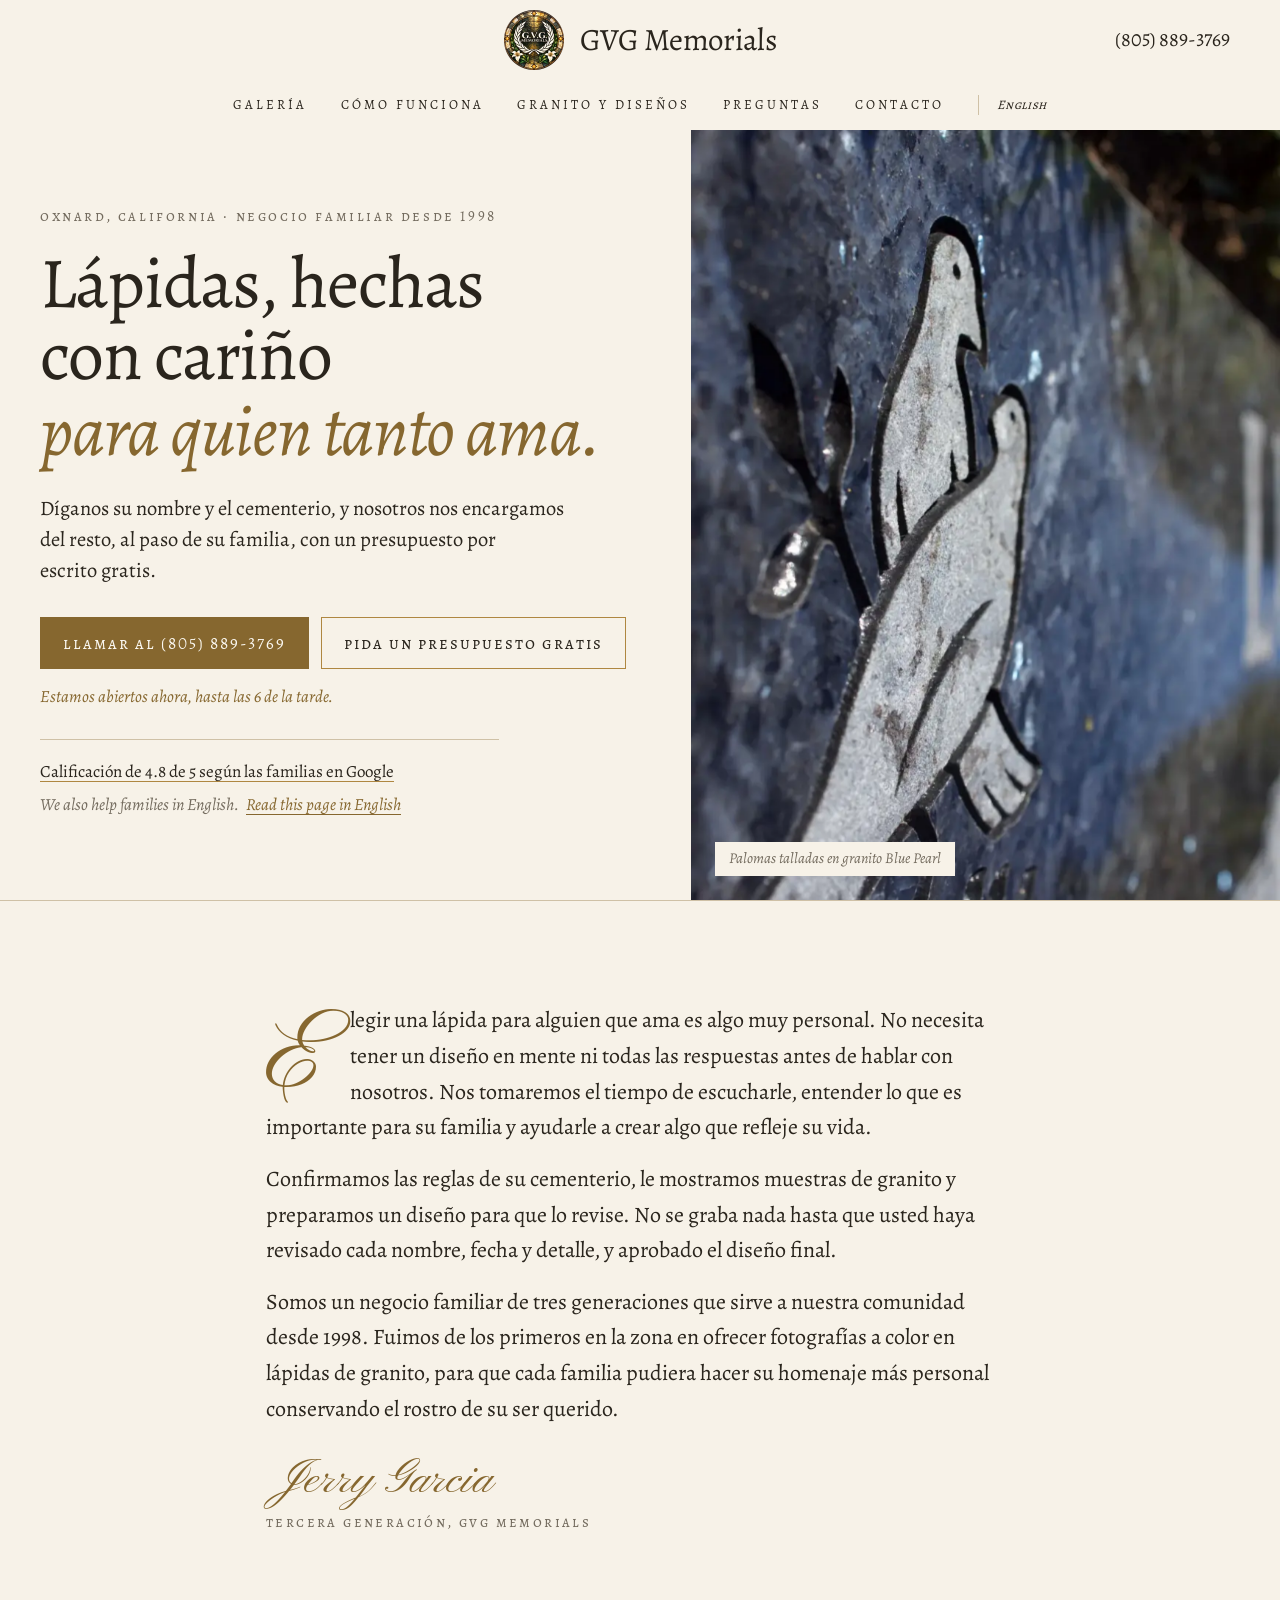
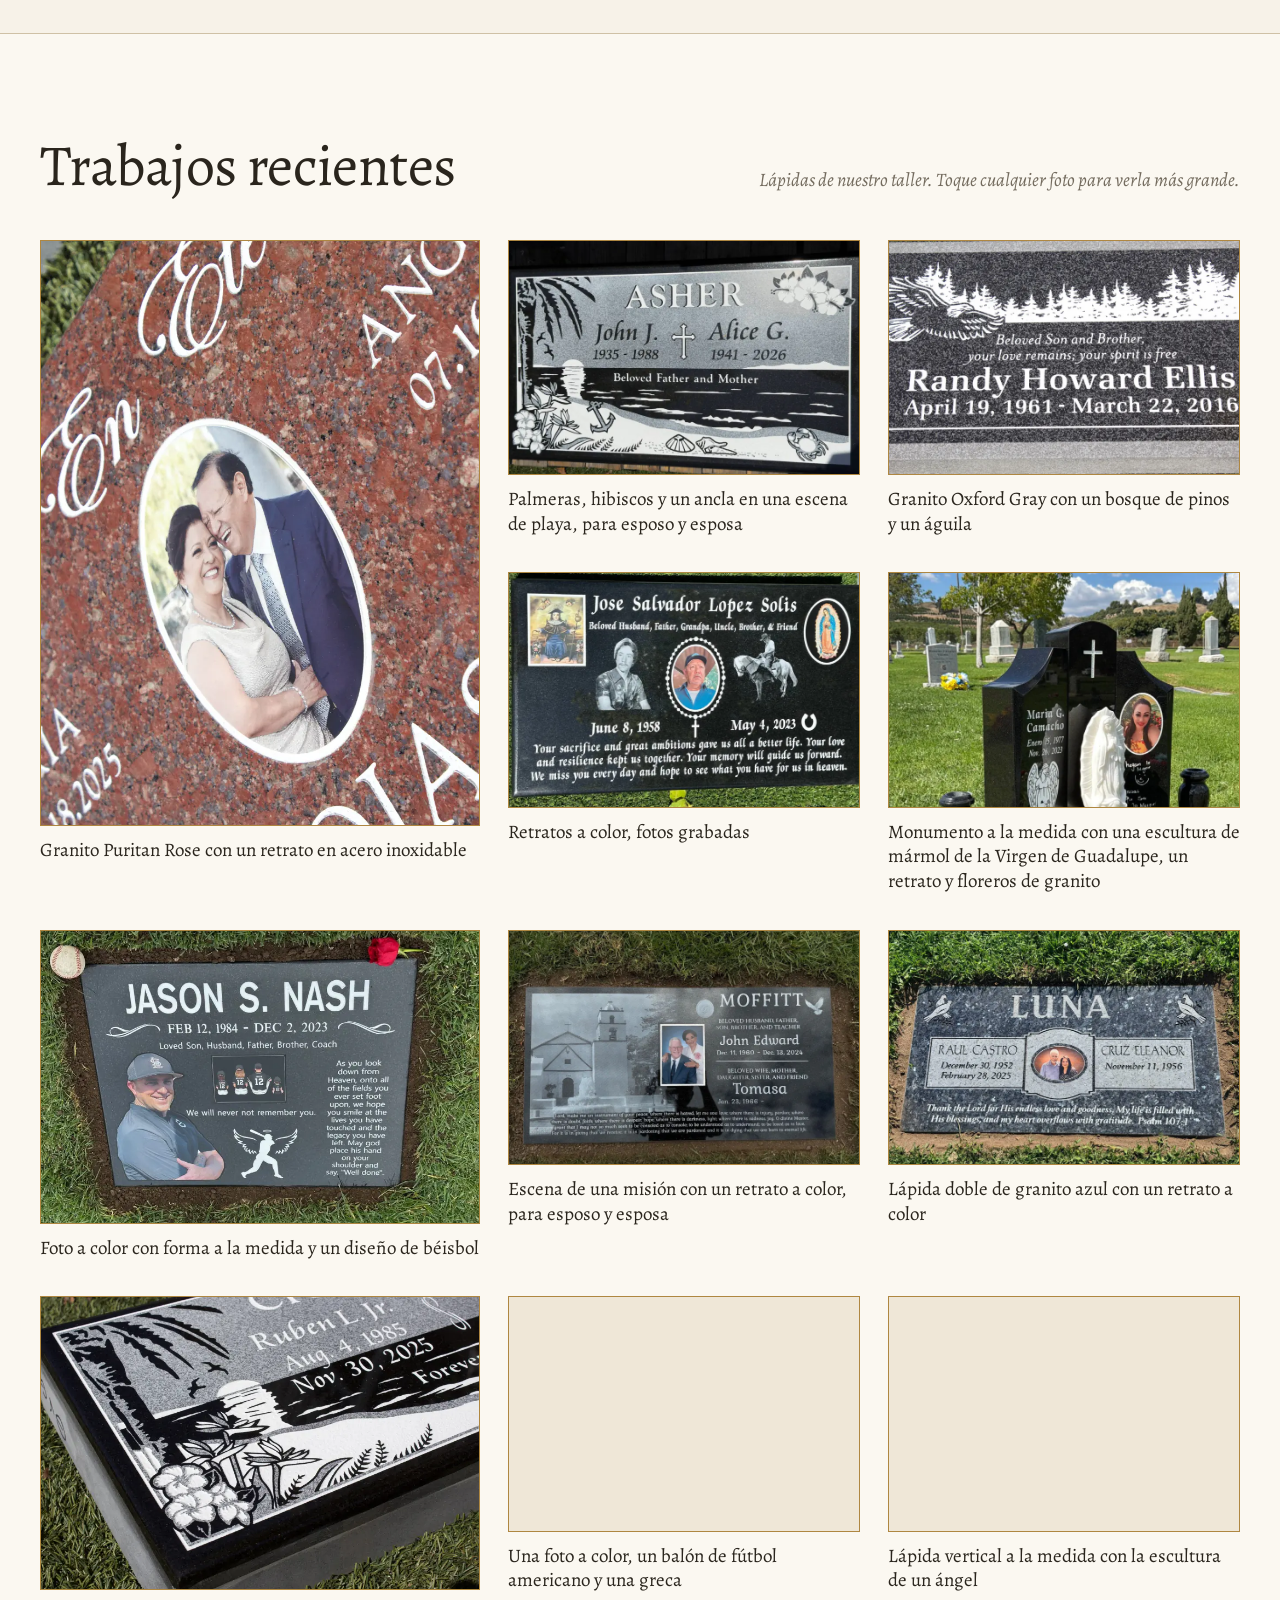
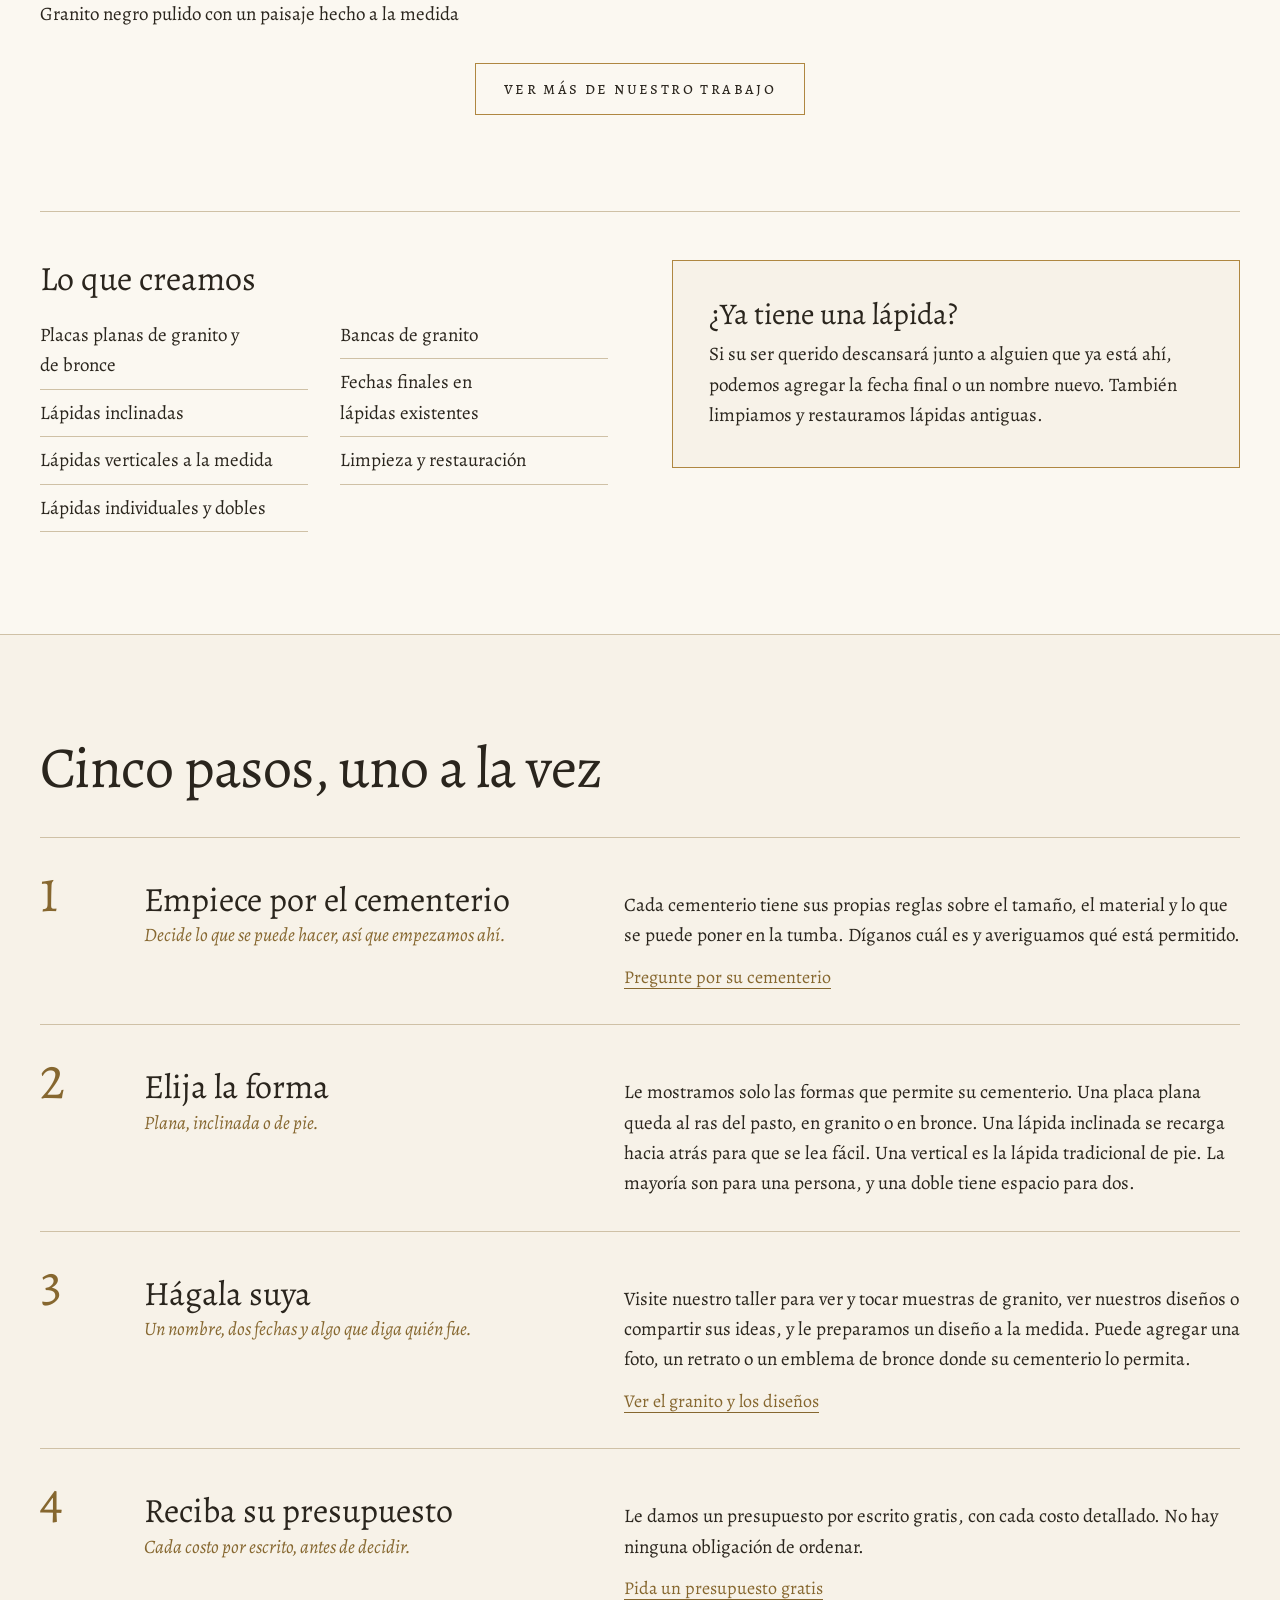
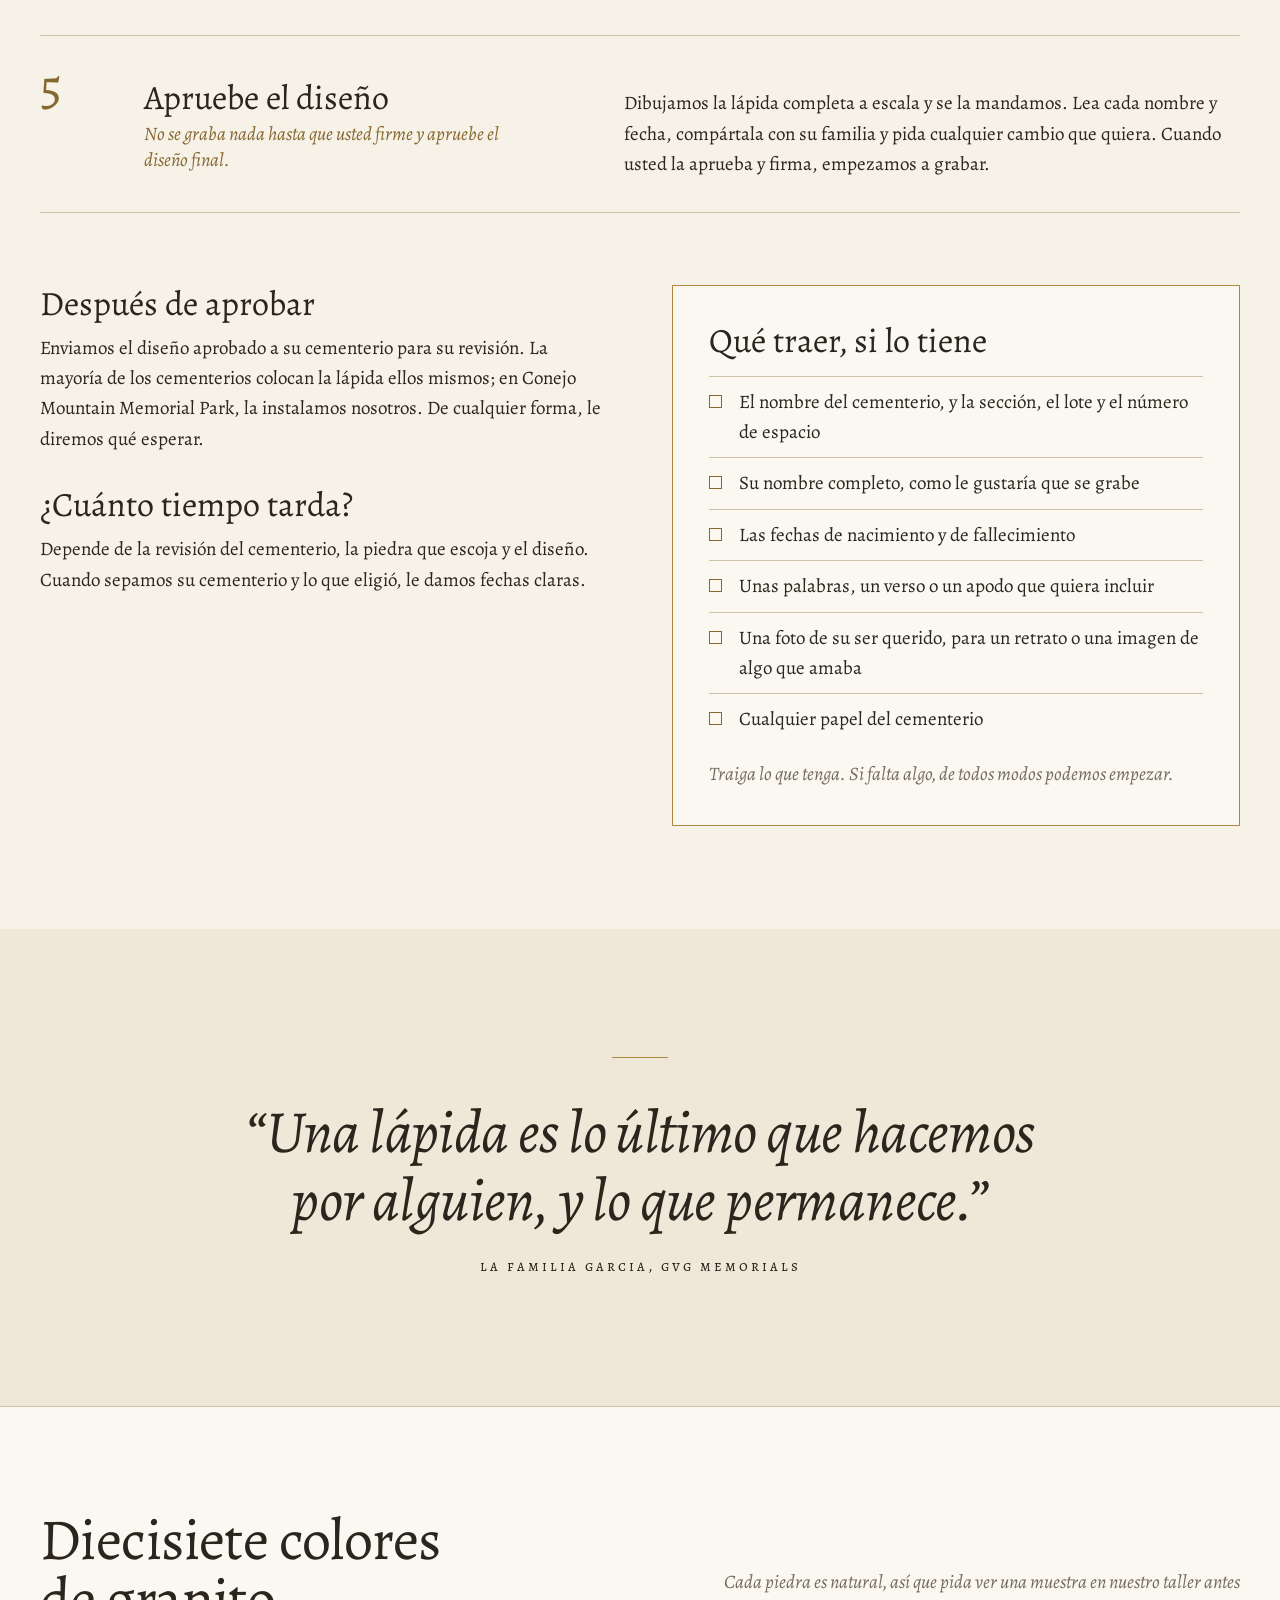
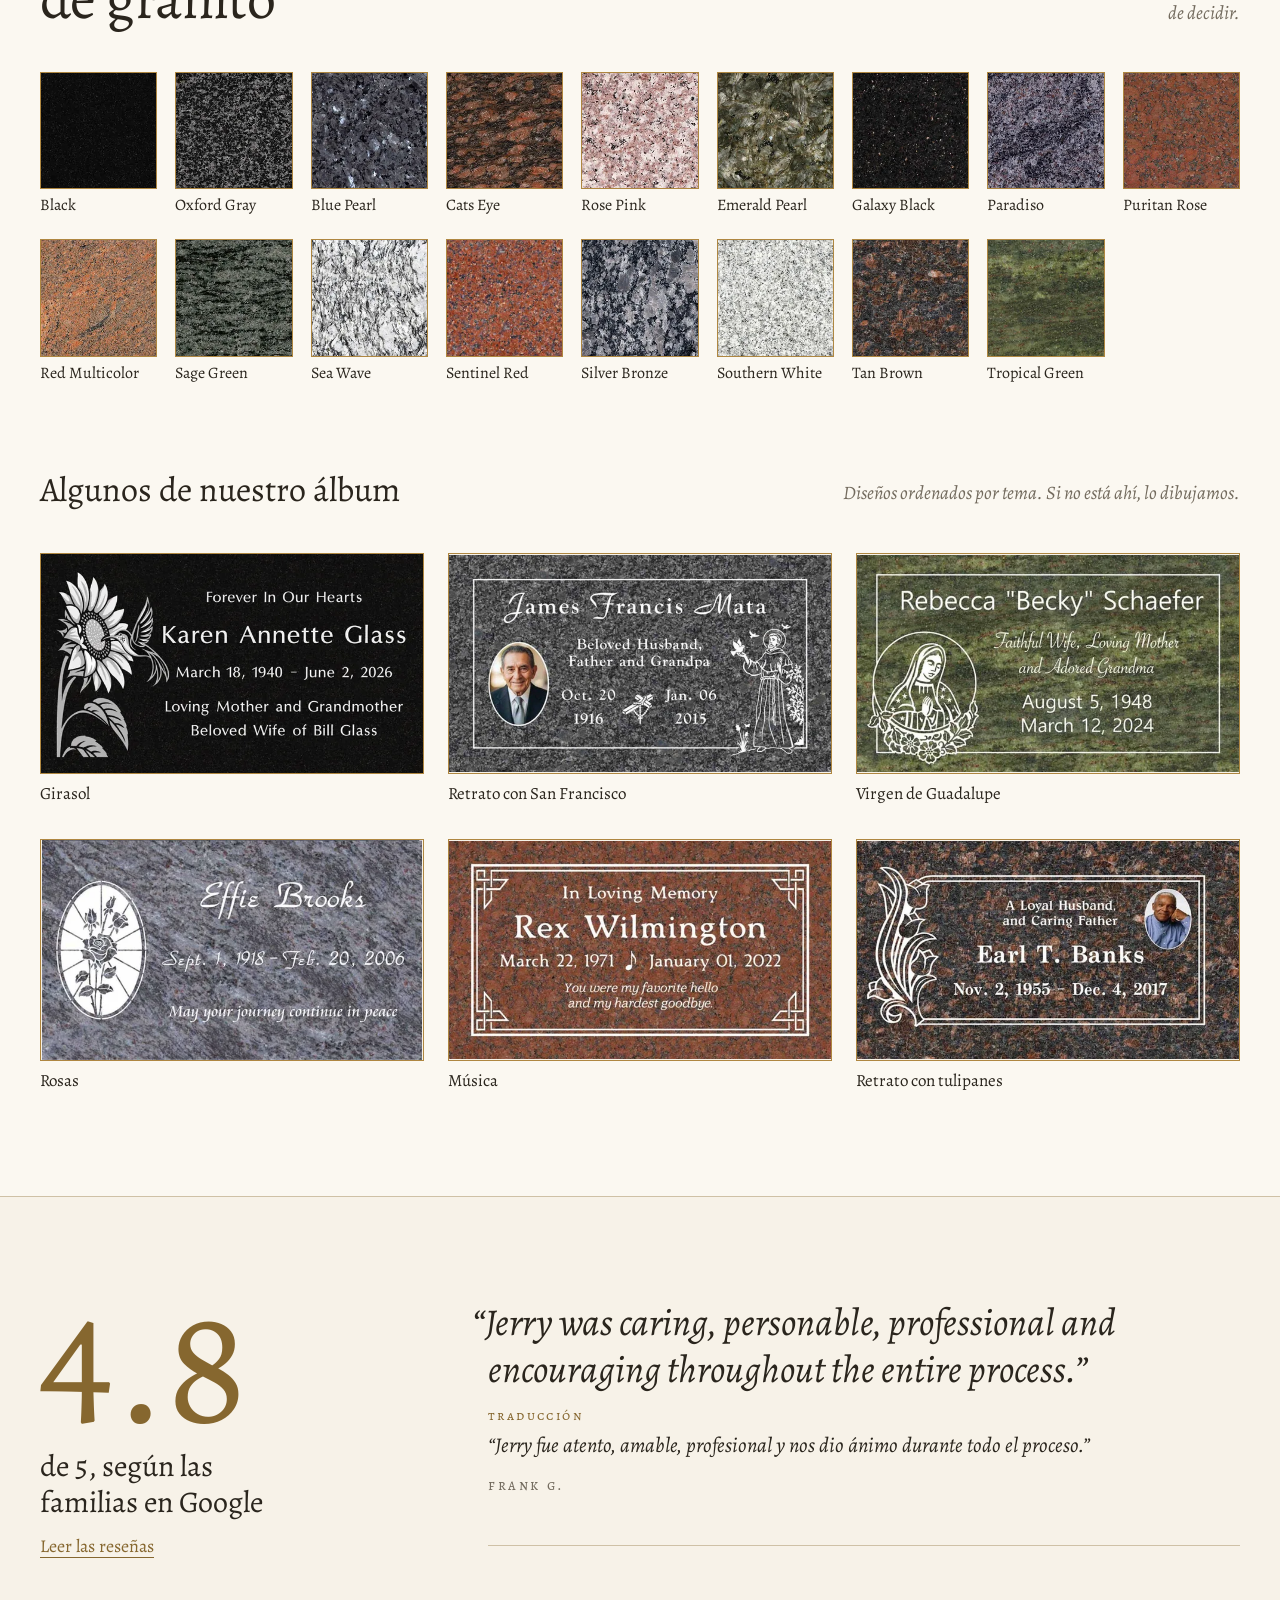
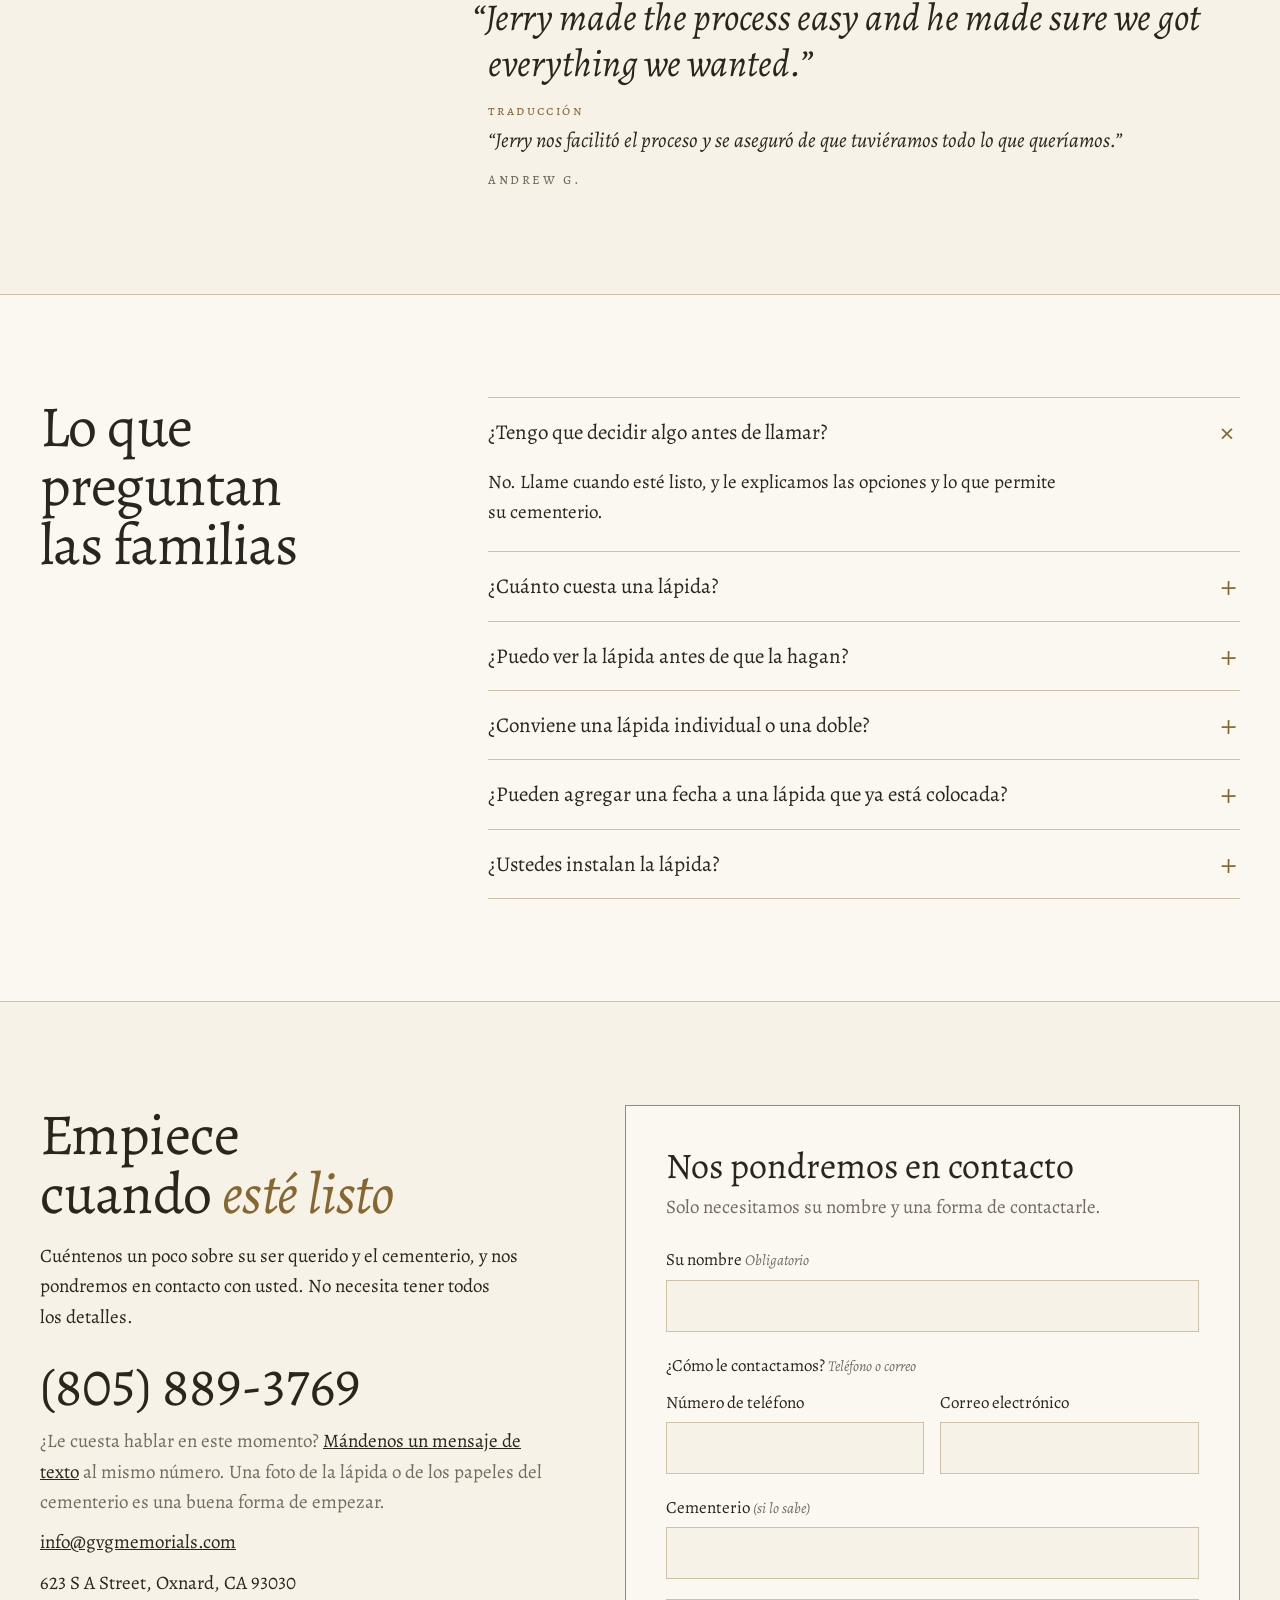
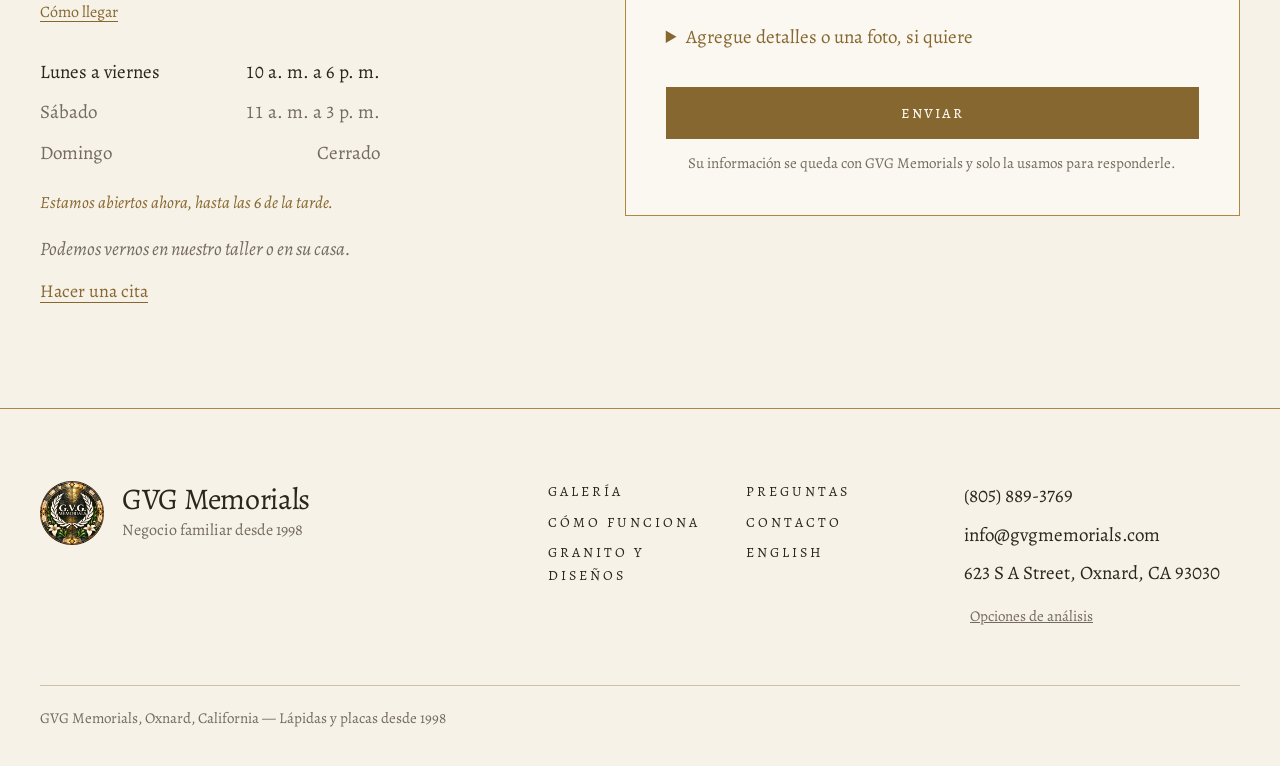
<file: es/index.html>
<!doctype html>
<!-- Generated by scripts/build_es.py from index.html. Edit the English page and that script, not this file. -->
<html lang="es">
  <head>
    <meta charset="UTF-8" />
    <meta name="viewport" content="width=device-width, initial-scale=1.0" />
    <script>
      if (window.location.hash) {
        document.documentElement.classList.add("initial-anchor-navigation");
      }
      if ("IntersectionObserver" in window) {
        document.documentElement.classList.add("mobile-contact-bar-enhanced");
      }
    </script>
    <script>
      window.dataLayer = window.dataLayer || [];
      function gtag() { window.dataLayer.push(arguments); }
      var analyticsConsent = navigator.globalPrivacyControl ? "denied" : "granted";
      try {
        analyticsConsent = window.localStorage.getItem("gvg_analytics_consent") || analyticsConsent;
      } catch (_) {}
      gtag("consent", "default", {
        ad_storage: "denied",
        ad_user_data: "denied",
        ad_personalization: "denied",
        analytics_storage: analyticsConsent,
        wait_for_update: 500,
      });
      gtag("js", new Date());
    </script>
    <script defer src="/analytics.js?v=25"></script>
    <script defer src="/gallery-viewer.js?v=11"></script>
    <script defer src="/contact-form.js?v=23"></script>
    <script defer src="/hours.js?v=2"></script>
    <meta name="theme-color" content="#f7f2e8" />
    <link rel="icon" href="/favicon.ico?v=2" sizes="any" />
    <link rel="icon" type="image/png" sizes="32x32" href="/assets/favicon-32.png?v=2" />
    <link rel="apple-touch-icon" href="/apple-touch-icon.png?v=2" />
    <link rel="manifest" href="/site.webmanifest?v=2" />
    <link rel="canonical" href="https://www.gvgmemorials.com/es/" />
    <link rel="alternate" hreflang="en" href="https://www.gvgmemorials.com/" />
    <link rel="alternate" hreflang="es" href="https://www.gvgmemorials.com/es/" />
    <link rel="alternate" hreflang="x-default" href="https://www.gvgmemorials.com/" />
    <meta name="google-site-verification" content="TudZCbFMh_GZD2mU0Ts9XrJOUPCTxkBK5naEaDyIamA" />
    <title>Lápidas y placas para el cementerio en Oxnard | GVG Memorials</title>
    <meta
      name="description"
      content="Lápidas y placas para familias de Oxnard y del condado de Ventura, de la familia Garcia desde 1998. Presupuesto por escrito gratis. Atendemos en español."
    />
    <meta property="og:title" content="Lápidas y placas para el cementerio en Oxnard | GVG Memorials" />
    <meta
      property="og:description"
      content="Negocio familiar desde 1998. Le acompañamos en cada decisión, revisamos las reglas de su cementerio y le damos un presupuesto por escrito gratis."
    />
    <meta property="og:type" content="website" />
    <meta property="og:url" content="https://www.gvgmemorials.com/es/" />
    <meta property="og:site_name" content="GVG Memorials" />
    <meta property="og:locale" content="es_US" />
    <meta property="og:locale:alternate" content="en_US" />
    <meta property="og:image" content="https://www.gvgmemorials.com/assets/gvg-share-stained-glass.jpg" />
    <meta property="og:image:type" content="image/jpeg" />
    <meta property="og:image:width" content="1200" />
    <meta property="og:image:height" content="630" />
    <meta property="og:image:alt" content="El logotipo de vitral de GVG Memorials, con negocio familiar desde 1998" />
    <meta name="twitter:card" content="summary_large_image" />
    <meta name="twitter:title" content="Lápidas y placas para el cementerio en Oxnard | GVG Memorials" />
    <meta
      name="twitter:description"
      content="Negocio familiar desde 1998. Le acompañamos en cada decisión, revisamos las reglas de su cementerio y le damos un presupuesto por escrito gratis."
    />
    <meta name="twitter:image" content="https://www.gvgmemorials.com/assets/gvg-share-stained-glass.jpg" />
    <link rel="preload" href="/assets/fonts/alegreya-latin-400-normal.woff2" as="font" type="font/woff2" crossorigin />
    <link rel="preload" href="/assets/fonts/alegreya-latin-400-italic.woff2" as="font" type="font/woff2" crossorigin />
    <link rel="preload" href="/assets/fonts/alegreya-sc-latin-400-normal.woff2" as="font" type="font/woff2" crossorigin />
    <link rel="stylesheet" href="/styles.css?v=336" />
    <script type="application/ld+json">
      {
        "@context": "https://schema.org",
        "@type": "LocalBusiness",
        "name": "GVG Memorials",
        "url": "https://www.gvgmemorials.com/es/",
        "telephone": "+18058893769",
        "email": "info@gvgmemorials.com",
        "foundingDate": "1998",
        "image": "https://www.gvgmemorials.com/assets/gvg-share-stained-glass.jpg",
        "address": {
          "@type": "PostalAddress",
          "streetAddress": "623 S A St",
          "addressLocality": "Oxnard",
          "addressRegion": "CA",
          "postalCode": "93030",
          "addressCountry": "US"
        },
        "areaServed": ["Oxnard", "Ventura County", "Camarillo", "Port Hueneme", "Ventura", "Conejo Valley"],
        "description": "Negocio familiar de lápidas en Oxnard desde 1998. Placas planas de granito y de bronce, lápidas inclinadas, lápidas verticales a la medida, lápidas individuales y dobles, bancas de granito, fechas finales en lápidas existentes, y limpieza y restauración.",
        "knowsLanguage": ["es", "en"],
        "openingHoursSpecification": [
          {
            "@type": "OpeningHoursSpecification",
            "dayOfWeek": ["Monday", "Tuesday", "Wednesday", "Thursday", "Friday"],
            "opens": "10:00",
            "closes": "18:00"
          },
          {
            "@type": "OpeningHoursSpecification",
            "dayOfWeek": "Saturday",
            "opens": "11:00",
            "closes": "15:00"
          }
        ]
      }
    </script>
    <script type="application/ld+json">
      {
        "@context": "https://schema.org",
        "@type": "FAQPage",
        "mainEntity": [
          {
            "@type": "Question",
            "name": "¿Tengo que decidir algo antes de llamar?",
            "acceptedAnswer": { "@type": "Answer", "text": "No. Llame cuando esté listo, y le explicamos las opciones y lo que permite su cementerio." }
          },
          {
            "@type": "Question",
            "name": "¿Cuánto cuesta una lápida?",
            "acceptedAnswer": { "@type": "Answer", "text": "Depende del tipo, el tamaño, el granito, el diseño y las reglas de su cementerio. A cada familia le damos un presupuesto por escrito gratis, con cada cosa detallada, antes de decidir nada." }
          },
          {
            "@type": "Question",
            "name": "¿Conviene una lápida individual o una doble?",
            "acceptedAnswer": { "@type": "Answer", "text": "La mayoría de las familias elige una lápida individual. La doble es para dos personas, como esposo y esposa: un lado se graba ahora y el otro después, en nuestro taller o en el cementerio, según lo permita el cementerio. Cualquier tamaño puede hacerse de las dos formas." }
          },
          {
            "@type": "Question",
            "name": "¿Pueden agregar una fecha a una lápida que ya está colocada?",
            "acceptedAnswer": { "@type": "Answer", "text": "Sí. Mándenos una foto de la lápida y el nombre del cementerio, y le explicamos qué se puede hacer." }
          },
          {
            "@type": "Question",
            "name": "¿Ustedes instalan la lápida?",
            "acceptedAnswer": { "@type": "Answer", "text": "La mayoría de los cementerios colocan la lápida ellos mismos. En Conejo Mountain Memorial Park, la instalamos nosotros. De cualquier forma, le diremos qué esperar en su cementerio." }
          }
        ]
      }
    </script>
  </head>
  <body id="top">
    <a class="skip-link" href="#main-content">Saltar al contenido</a>
    <header class="site-header" aria-label="Navegación principal">
      <a class="brand" href="#top" aria-label="GVG Memorials, inicio">
        <img src="/assets/folder/gvg-stained-glass-240.webp" width="240" height="240" alt="" decoding="async" />
        <span class="brand-name">GVG Memorials</span>
      </a>
      <nav class="desktop-nav" aria-label="Menú principal">
        <a href="#gallery">Galería</a>
        <a href="#steps">Cómo funciona</a>
        <a href="#granite">Granito y diseños</a>
        <a href="#questions">Preguntas</a>
        <a href="#contact">Contacto</a>
        <a class="lang-link" href="/" hreflang="en" lang="en">English</a>
      </nav>
      <a class="header-action" href="tel:+18058893769">(805) 889-3769</a>
      <a class="header-mini header-mini-brand" href="#top" aria-label="GVG Memorials, inicio"><img src="/assets/folder/gvg-stained-glass-240.webp" width="240" height="240" alt="" decoding="async" /></a>
      <a class="header-mini header-mini-call" href="tel:+18058893769">(805) 889-3769</a>
      <button class="nav-toggle" type="button" aria-label="Abrir menú" aria-expanded="false" aria-controls="mobile-nav">
        <span class="nav-toggle-bar"></span>
        <span class="nav-toggle-bar"></span>
        <span class="nav-toggle-bar"></span>
      </button>
    </header>

    <nav class="mobile-nav" id="mobile-nav" aria-label="Menú" hidden>
      <a href="#gallery">Galería</a>
      <a href="#steps">Cómo funciona</a>
      <a href="#granite">Granito y diseños</a>
      <a href="#questions">Preguntas</a>
      <a href="#contact">Contacto</a>
      <a class="lang-link" href="/" hreflang="en" lang="en">In English</a>
      <a class="mobile-nav-call" href="tel:+18058893769">Llamar al (805) 889-3769</a>
      <a href="sms:+18058893769?&amp;body=Hola%2C%20GVG%20Memorials.%20Quisiera%20ayuda%20con%20una%20l%C3%A1pida.">Mandar mensaje al (805) 889-3769</a>
    </nav>

    <div class="mobile-contact-bar" aria-label="Contacto rápido">
      <a href="tel:+18058893769">Llamar</a>
      <a href="sms:+18058893769?&amp;body=Hola%2C%20GVG%20Memorials.%20Quisiera%20ayuda%20con%20una%20l%C3%A1pida.">Mensaje</a>
      <a href="#contact-form">Escribir</a>
    </div>

    <main id="main-content" tabindex="-1">
      <section class="hero" aria-labelledby="hero-title">
        <div class="hero-grid">
          <div class="hero-copy">
            <p class="hero-kicker">Oxnard, California<span class="kicker-dot"> · </span><span class="kicker-line">Negocio familiar desde 1998</span></p>
            <h1 id="hero-title">Lápidas, hechas con cariño <em data-flip="por todo lo que fue.|en su memoria.|para cada familia.">para quien tanto ama.</em></h1>
            <p class="hero-sub">Díganos su nombre y el cementerio, y nosotros nos encargamos del resto, al paso de su familia, con un presupuesto por escrito gratis.</p>
            <div class="hero-actions">
              <a class="button button-primary" href="tel:+18058893769">Llamar al (805) 889-3769</a>
              <a class="button button-outline" href="#contact-form" data-guidance-starting-point="A free written quote" data-guidance-item="Un presupuesto por escrito gratis">Pida un presupuesto gratis</a>
            </div>
            <p class="open-status" data-open-status aria-live="polite" hidden></p>
            <p class="hero-proof"><a href="#reviews">Calificación de 4.8 de 5 según las familias en Google</a></p>
            <p class="hero-es" lang="en">We also help families in English. <a href="/" hreflang="en">Read this page in English</a></p>
          </div>

          <figure class="hero-figure">
            <img src="/assets/completed-memorials/gvg-doves-blue-pearl-detail-1200.webp" srcset="/assets/completed-memorials/gvg-doves-blue-pearl-detail-800.webp 800w, /assets/completed-memorials/gvg-doves-blue-pearl-detail-1200.webp 1200w, /assets/completed-memorials/gvg-doves-blue-pearl-detail.webp 1333w" sizes="(min-width: 960px) 46vw, 100vw" width="1333" height="2000" fetchpriority="high" decoding="async" alt="Palomas talladas en granito Blue Pearl, de GVG Memorials" />
            <figcaption>Palomas talladas en granito Blue Pearl</figcaption>
          </figure>
        </div>
      </section>

      <section class="intro" aria-label="Unas palabras">
        <div class="section-inner">
          <div class="intro-body" data-reveal>
            <p class="dropcap">
              Elegir una lápida para alguien que ama es algo muy personal. No necesita tener un diseño en mente ni
              todas las respuestas antes de hablar con nosotros. Nos tomaremos el tiempo de escucharle, entender lo que
              es importante para su familia y ayudarle a crear algo que refleje su vida.
            </p>
            <p>
              Confirmamos las reglas de su cementerio, le mostramos muestras de granito y preparamos un diseño para que
              lo revise. No se graba nada hasta que usted haya revisado cada nombre, fecha y detalle, y aprobado el
              diseño final.
            </p>
            <p>
              Somos un negocio familiar de tres generaciones que sirve a nuestra comunidad desde 1998. Fuimos de los
              primeros en la zona en ofrecer fotografías a color en lápidas de granito, para que cada familia pudiera
              hacer su homenaje más personal conservando el rostro de su ser querido.
            </p>
            <p class="signoff">Jerry Garcia <span>Tercera generación, GVG Memorials</span></p>
          </div>
        </div>
      </section>

      <section id="gallery" class="completed-gallery" aria-labelledby="completed-gallery-title">
        <div class="section-inner">
          <div class="section-head" data-reveal>
            <h2 id="completed-gallery-title" class="section-title">Trabajos recientes</h2>
            <p class="section-note">Lápidas de nuestro taller. Toque cualquier foto para verla más grande.</p>
          </div>
          <div class="completed-gallery-grid" data-reveal>
            <figure class="completed-card completed-card--portrait">
              <a class="completed-card-trigger" href="/assets/completed-memorials/completed-memorial-puritan-rose-stainless-photo-04-raw-sharp.webp" target="_blank" rel="noopener" aria-label="Ver más grande: Granito Puritan Rose con un retrato en acero inoxidable">
                <picture>
                  <source srcset="/assets/completed-memorials/completed-memorial-puritan-rose-stainless-photo-04-raw-sharp-800.webp 800w, /assets/completed-memorials/completed-memorial-puritan-rose-stainless-photo-04-raw-sharp-1200.webp 1200w, /assets/completed-memorials/completed-memorial-puritan-rose-stainless-photo-04-raw-sharp.webp 1706w" sizes="(max-width: 700px) calc(100vw - 32px), 50vw" type="image/webp" />
                  <img src="/assets/completed-memorials/completed-memorial-puritan-rose-stainless-photo-04-raw-sharp.jpg" width="1706" height="2560" loading="lazy" decoding="async" alt="Granito Puritan Rose con un retrato en acero inoxidable, de GVG Memorials" />
                </picture>
              </a>
              <figcaption>
                <span>Granito Puritan Rose</span>
                <strong>Granito Puritan Rose con un retrato en acero inoxidable</strong>
              </figcaption>
            </figure>
            <figure class="completed-card">
              <a class="completed-card-trigger" href="/assets/completed-memorials/gvg-asher-beach-scene.webp" target="_blank" rel="noopener" aria-label="Ver más grande: Palmeras, hibiscos y un ancla en una escena de playa, para esposo y esposa">
                <picture>
                  <source srcset="/assets/completed-memorials/gvg-asher-beach-scene-800.webp 800w, /assets/completed-memorials/gvg-asher-beach-scene-1200.webp 1200w, /assets/completed-memorials/gvg-asher-beach-scene.webp 1800w" sizes="(max-width: 700px) calc(100vw - 32px), 33vw" type="image/webp" />
                  <img src="/assets/completed-memorials/gvg-asher-beach-scene.jpg" width="1200" height="900" loading="lazy" decoding="async" alt="Palmeras, hibiscos y un ancla en una escena de playa, para esposo y esposa, de GVG Memorials" />
                </picture>
              </a>
              <figcaption>
                <span>Lápida doble</span>
                <strong>Palmeras, hibiscos y un ancla en una escena de playa, para esposo y esposa</strong>
              </figcaption>
            </figure>
            <figure class="completed-card">
              <a class="completed-card-trigger" href="/assets/completed-memorials/completed-memorial-oxford-grey-nature-scene-05.webp" target="_blank" rel="noopener" aria-label="Ver más grande: Granito Oxford Gray con un bosque de pinos y un águila">
                <picture>
                  <source srcset="/assets/completed-memorials/completed-memorial-oxford-grey-nature-scene-05-800.webp 800w, /assets/completed-memorials/completed-memorial-oxford-grey-nature-scene-05-1200.webp 1200w, /assets/completed-memorials/completed-memorial-oxford-grey-nature-scene-05.webp 2000w" sizes="(max-width: 700px) calc(100vw - 32px), 50vw" type="image/webp" />
                  <img src="/assets/completed-memorials/completed-memorial-oxford-grey-nature-scene-05.jpg" width="2000" height="1333" loading="lazy" decoding="async" alt="Granito Oxford Gray con un bosque de pinos y un águila, de GVG Memorials" />
                </picture>
              </a>
              <figcaption>
                <span>Oxford Gray granite</span>
                <strong>Granito Oxford Gray con un bosque de pinos y un águila</strong>
              </figcaption>
            </figure>
            <figure class="completed-card">
              <a class="completed-card-trigger" href="/assets/completed-memorials/gvg-lopez-solis-portraits.webp" target="_blank" rel="noopener" aria-label="Ver más grande: Retratos a color, fotos grabadas">
                <picture>
                  <source srcset="/assets/completed-memorials/gvg-lopez-solis-portraits-800.webp 800w, /assets/completed-memorials/gvg-lopez-solis-portraits-1200.webp 1200w, /assets/completed-memorials/gvg-lopez-solis-portraits.webp 1800w" sizes="(max-width: 700px) calc(100vw - 32px), 33vw" type="image/webp" />
                  <img src="/assets/completed-memorials/gvg-lopez-solis-portraits.jpg" width="1200" height="772" loading="lazy" decoding="async" alt="Retratos a color, fotos grabadas, de GVG Memorials" />
                </picture>
              </a>
              <figcaption>
                <span>Placa de granito</span>
                <strong>Retratos a color, fotos grabadas</strong>
              </figcaption>
            </figure>
            <figure class="completed-card completed-card--portrait">
              <a class="completed-card-trigger" href="/assets/completed-memorials/gvg-camacho-custom-upright.webp" target="_blank" rel="noopener" aria-label="Ver más grande: Monumento a la medida con una escultura de mármol de la Virgen de Guadalupe, un retrato y floreros de granito">
                <picture>
                  <source srcset="/assets/completed-memorials/gvg-camacho-custom-upright-800.webp 800w, /assets/completed-memorials/gvg-camacho-custom-upright-1200.webp 1200w, /assets/completed-memorials/gvg-camacho-custom-upright.webp 1125w" sizes="(max-width: 700px) calc(100vw - 32px), 33vw" type="image/webp" />
                  <img src="/assets/completed-memorials/gvg-camacho-custom-upright.jpg" width="1125" height="2000" loading="lazy" decoding="async" alt="Monumento a la medida con una escultura de mármol de la Virgen de Guadalupe, un retrato y floreros de granito, de GVG Memorials" />
                </picture>
              </a>
              <figcaption>
                <span>Lápida vertical a la medida</span>
                <strong>Monumento a la medida con una escultura de mármol de la Virgen de Guadalupe, un retrato y floreros de granito</strong>
              </figcaption>
            </figure>
            <figure class="completed-card">
              <a class="completed-card-trigger" href="/assets/completed-memorials/gvg-nash-baseball.webp" target="_blank" rel="noopener" aria-label="Ver más grande: Foto a color con forma a la medida y un diseño de béisbol">
                <picture>
                  <source srcset="/assets/completed-memorials/gvg-nash-baseball-800.webp 800w, /assets/completed-memorials/gvg-nash-baseball-1200.webp 1200w, /assets/completed-memorials/gvg-nash-baseball.webp 1500w" sizes="(max-width: 700px) calc(100vw - 32px), 33vw" type="image/webp" />
                  <img src="/assets/completed-memorials/gvg-nash-baseball.jpg" width="1200" height="900" loading="lazy" decoding="async" alt="Foto a color con forma a la medida y un diseño de béisbol, de GVG Memorials" />
                </picture>
              </a>
              <figcaption>
                <span>Placa de granito</span>
                <strong>Foto a color con forma a la medida y un diseño de béisbol</strong>
              </figcaption>
            </figure>
            <figure class="completed-card">
              <a class="completed-card-trigger" href="/assets/completed-memorials/gvg-moffitt-mission.webp" target="_blank" rel="noopener" aria-label="Ver más grande: Escena de una misión con un retrato a color, para esposo y esposa">
                <picture>
                  <source srcset="/assets/completed-memorials/gvg-moffitt-mission-800.webp 800w, /assets/completed-memorials/gvg-moffitt-mission-1200.webp 1200w, /assets/completed-memorials/gvg-moffitt-mission.webp 1500w" sizes="(max-width: 700px) calc(100vw - 32px), 33vw" type="image/webp" />
                  <img src="/assets/completed-memorials/gvg-moffitt-mission.jpg" width="1200" height="900" loading="lazy" decoding="async" alt="Escena de una misión con un retrato a color, para esposo y esposa, de GVG Memorials" />
                </picture>
              </a>
              <figcaption>
                <span>Lápida doble</span>
                <strong>Escena de una misión con un retrato a color, para esposo y esposa</strong>
              </figcaption>
            </figure>
            <figure class="completed-card">
              <a class="completed-card-trigger" href="/assets/completed-memorials/gvg-luna-companion.webp" target="_blank" rel="noopener" aria-label="Ver más grande: Lápida doble de granito azul con un retrato a color">
                <picture>
                  <source srcset="/assets/completed-memorials/gvg-luna-companion-800.webp 800w, /assets/completed-memorials/gvg-luna-companion-1200.webp 1200w, /assets/completed-memorials/gvg-luna-companion.webp 1500w" sizes="(max-width: 700px) calc(100vw - 32px), 33vw" type="image/webp" />
                  <img src="/assets/completed-memorials/gvg-luna-companion.jpg" width="1200" height="900" loading="lazy" decoding="async" alt="Lápida doble de granito azul con un retrato a color, de GVG Memorials" />
                </picture>
              </a>
              <figcaption>
                <span>Lápida doble</span>
                <strong>Lápida doble de granito azul con un retrato a color</strong>
              </figcaption>
            </figure>
            <figure class="completed-card">
              <a class="completed-card-trigger" href="/assets/completed-memorials/completed-memorial-custom-flat-02.webp" target="_blank" rel="noopener" aria-label="Ver más grande: Granito negro pulido con un paisaje hecho a la medida">
                <picture>
                  <source srcset="/assets/completed-memorials/completed-memorial-custom-flat-02-800.webp 800w, /assets/completed-memorials/completed-memorial-custom-flat-02-1200.webp 1200w, /assets/completed-memorials/completed-memorial-custom-flat-02.webp 1800w" sizes="(max-width: 700px) calc(100vw - 32px), 33vw" type="image/webp" />
                  <img src="/assets/completed-memorials/completed-memorial-custom-flat-02.jpg" width="1800" height="1200" loading="lazy" decoding="async" alt="Granito negro pulido con un paisaje hecho a la medida, de GVG Memorials" />
                </picture>
              </a>
              <figcaption>
                <span>Placa plana a la medida</span>
                <strong>Granito negro pulido con un paisaje hecho a la medida</strong>
              </figcaption>
            </figure>
            <figure class="completed-card">
              <a class="completed-card-trigger" href="/assets/completed-memorials/gvg-brooks-football.webp" target="_blank" rel="noopener" aria-label="Ver más grande: Una foto a color, un balón de fútbol americano y una greca">
                <picture>
                  <source srcset="/assets/completed-memorials/gvg-brooks-football-800.webp 800w, /assets/completed-memorials/gvg-brooks-football-1200.webp 1200w, /assets/completed-memorials/gvg-brooks-football.webp 1500w" sizes="(max-width: 700px) calc(100vw - 32px), 33vw" type="image/webp" />
                  <img src="/assets/completed-memorials/gvg-brooks-football.jpg" width="1200" height="900" loading="lazy" decoding="async" alt="Una foto a color, un balón de fútbol americano y una greca, de GVG Memorials" />
                </picture>
              </a>
              <figcaption>
                <span>Placa de granito</span>
                <strong>Una foto a color, un balón de fútbol americano y una greca</strong>
              </figcaption>
            </figure>
            <figure class="completed-card completed-card--portrait">
              <a class="completed-card-trigger" href="/assets/completed-memorials/gvg-viveros-custom-upright.webp" target="_blank" rel="noopener" aria-label="Ver más grande: Lápida vertical a la medida con la escultura de un ángel">
                <picture>
                  <source srcset="/assets/completed-memorials/gvg-viveros-custom-upright-800.webp 800w, /assets/completed-memorials/gvg-viveros-custom-upright-1200.webp 1200w, /assets/completed-memorials/gvg-viveros-custom-upright.webp 1500w" sizes="(max-width: 700px) calc(100vw - 32px), 33vw" type="image/webp" />
                  <img src="/assets/completed-memorials/gvg-viveros-custom-upright.jpg" width="1200" height="1600" loading="lazy" decoding="async" alt="Lápida vertical a la medida con la escultura de un ángel, de GVG Memorials" />
                </picture>
              </a>
              <figcaption>
                <span>Lápida vertical a la medida</span>
                <strong>Lápida vertical a la medida con la escultura de un ángel</strong>
              </figcaption>
            </figure>
            <figure class="completed-card is-extra">
              <a class="completed-card-trigger" href="/assets/completed-memorials/gvg-condoy-red-granite.webp" target="_blank" rel="noopener" aria-label="Ver más grande: Panel hundido y arenado con golondrinas y rosas talladas">
                <picture>
                  <source srcset="/assets/completed-memorials/gvg-condoy-red-granite-800.webp 800w, /assets/completed-memorials/gvg-condoy-red-granite-1200.webp 1200w, /assets/completed-memorials/gvg-condoy-red-granite.webp 1125w" sizes="(max-width: 700px) calc(100vw - 32px), 33vw" type="image/webp" />
                  <img src="/assets/completed-memorials/gvg-condoy-red-granite.jpg" width="1125" height="844" loading="lazy" decoding="async" alt="Panel hundido y arenado con golondrinas y rosas talladas, de GVG Memorials" />
                </picture>
              </a>
              <figcaption>
                <span>Placa de granito</span>
                <strong>Panel hundido y arenado con golondrinas y rosas talladas</strong>
              </figcaption>
            </figure>
            <figure class="completed-card is-extra">
              <a class="completed-card-trigger" href="/assets/completed-memorials/gvg-gauna-portrait.webp" target="_blank" rel="noopener" aria-label="Ver más grande: Un retrato a color con un verso">
                <picture>
                  <source srcset="/assets/completed-memorials/gvg-gauna-portrait-800.webp 800w, /assets/completed-memorials/gvg-gauna-portrait-1200.webp 1200w, /assets/completed-memorials/gvg-gauna-portrait.webp 1800w" sizes="(max-width: 700px) calc(100vw - 32px), 33vw" type="image/webp" />
                  <img src="/assets/completed-memorials/gvg-gauna-portrait.jpg" width="1200" height="722" loading="lazy" decoding="async" alt="Un retrato a color con un verso, de GVG Memorials" />
                </picture>
              </a>
              <figcaption>
                <span>Placa de granito</span>
                <strong>Un retrato a color con un verso</strong>
              </figcaption>
            </figure>
            <figure class="completed-card is-extra">
              <a class="completed-card-trigger" href="/assets/completed-memorials/completed-memorial-detail-01.webp" target="_blank" rel="noopener" aria-label="Ver más grande: Granito Blue Pearl con un panel hundido y arenado">
                <picture>
                  <source srcset="/assets/completed-memorials/completed-memorial-detail-01-800.webp 800w, /assets/completed-memorials/completed-memorial-detail-01-1200.webp 1200w, /assets/completed-memorials/completed-memorial-detail-01.webp 1800w" sizes="(max-width: 700px) calc(100vw - 32px), 33vw" type="image/webp" />
                  <img src="/assets/completed-memorials/completed-memorial-detail-01.jpg" width="1800" height="1200" loading="lazy" decoding="async" alt="Granito Blue Pearl con un panel hundido y arenado, de GVG Memorials" />
                </picture>
              </a>
              <figcaption>
                <span>Detalle del grabado</span>
                <strong>Granito Blue Pearl con un panel hundido y arenado</strong>
              </figcaption>
            </figure>
            <figure class="completed-card is-extra">
              <a class="completed-card-trigger" href="/assets/completed-memorials/gvg-saylors-bronze.webp" target="_blank" rel="noopener" aria-label="Ver más grande: Placa doble de bronce sobre una base de granito">
                <picture>
                  <source srcset="/assets/completed-memorials/gvg-saylors-bronze-800.webp 800w, /assets/completed-memorials/gvg-saylors-bronze-1200.webp 1200w, /assets/completed-memorials/gvg-saylors-bronze.webp 1125w" sizes="(max-width: 700px) calc(100vw - 32px), 33vw" type="image/webp" />
                  <img src="/assets/completed-memorials/gvg-saylors-bronze.jpg" width="1125" height="844" loading="lazy" decoding="async" alt="Placa doble de bronce sobre una base de granito, de GVG Memorials" />
                </picture>
              </a>
              <figcaption>
                <span>Placa de bronce</span>
                <strong>Placa doble de bronce sobre una base de granito</strong>
              </figcaption>
            </figure>
            <figure class="completed-card is-extra">
              <a class="completed-card-trigger" href="/assets/completed-memorials/gvg-genhart-rose.webp" target="_blank" rel="noopener" aria-label="Ver más grande: Granito rosa con rosas talladas">
                <picture>
                  <source srcset="/assets/completed-memorials/gvg-genhart-rose-800.webp 800w, /assets/completed-memorials/gvg-genhart-rose-1200.webp 1200w, /assets/completed-memorials/gvg-genhart-rose.webp 1125w" sizes="(max-width: 700px) calc(100vw - 32px), 33vw" type="image/webp" />
                  <img src="/assets/completed-memorials/gvg-genhart-rose.jpg" width="1125" height="844" loading="lazy" decoding="async" alt="Granito rosa con rosas talladas, de GVG Memorials" />
                </picture>
              </a>
              <figcaption>
                <span>Placa de granito</span>
                <strong>Granito rosa con rosas talladas</strong>
              </figcaption>
            </figure>
            <figure class="completed-card completed-card--portrait is-extra">
              <a class="completed-card-trigger" href="/assets/completed-memorials/gvg-azizi-butterflies.webp" target="_blank" rel="noopener" aria-label="Ver más grande: Retratos, mariposas y un verso en dos idiomas">
                <picture>
                  <source srcset="/assets/completed-memorials/gvg-azizi-butterflies-800.webp 800w, /assets/completed-memorials/gvg-azizi-butterflies-1200.webp 1200w, /assets/completed-memorials/gvg-azizi-butterflies.webp 844w" sizes="(max-width: 700px) calc(100vw - 32px), 33vw" type="image/webp" />
                  <img src="/assets/completed-memorials/gvg-azizi-butterflies.jpg" width="844" height="1125" loading="lazy" decoding="async" alt="Retratos, mariposas y un verso en dos idiomas, de GVG Memorials" />
                </picture>
              </a>
              <figcaption>
                <span>Placa de granito</span>
                <strong>Retratos, mariposas y un verso en dos idiomas</strong>
              </figcaption>
            </figure>
            <figure class="completed-card is-extra">
              <a class="completed-card-trigger" href="/assets/completed-memorials/gvg-bronze-floral.webp" target="_blank" rel="noopener" aria-label="Ver más grande: Placa doble de bronce con un borde de flores">
                <picture>
                  <source srcset="/assets/completed-memorials/gvg-bronze-floral-800.webp 800w, /assets/completed-memorials/gvg-bronze-floral-1200.webp 1200w, /assets/completed-memorials/gvg-bronze-floral.webp 1800w" sizes="(max-width: 700px) calc(100vw - 32px), 33vw" type="image/webp" />
                  <img src="/assets/completed-memorials/gvg-bronze-floral.jpg" width="1200" height="682" loading="lazy" decoding="async" alt="Placa doble de bronce con un borde de flores, de GVG Memorials" />
                </picture>
              </a>
              <figcaption>
                <span>Placa de bronce</span>
                <strong>Placa doble de bronce con un borde de flores</strong>
              </figcaption>
            </figure>
            <figure class="completed-card completed-card--portrait is-extra">
              <a class="completed-card-trigger" href="/assets/completed-memorials/gvg-civic-monument.webp" target="_blank" rel="noopener" aria-label="Ver más grande: Ampliación del Monumento a los Bomberos Caídos del Condado de Ventura">
                <picture>
                  <source srcset="/assets/completed-memorials/gvg-civic-monument-800.webp 800w, /assets/completed-memorials/gvg-civic-monument-1200.webp 1200w, /assets/completed-memorials/gvg-civic-monument.webp 1500w" sizes="(max-width: 700px) calc(100vw - 32px), 33vw" type="image/webp" />
                  <img src="/assets/completed-memorials/gvg-civic-monument.jpg" width="1200" height="1600" loading="lazy" decoding="async" alt="Ampliación del Monumento a los Bomberos Caídos del Condado de Ventura, de GVG Memorials" />
                </picture>
              </a>
              <figcaption>
                <span>Monumento cívico</span>
                <strong>Ampliación del Monumento a los Bomberos Caídos del Condado de Ventura</strong>
              </figcaption>
            </figure>
            <figure class="completed-card is-extra">
              <a class="completed-card-trigger" href="/assets/completed-memorials/completed-memorial-detailed-engraving-03.webp" target="_blank" rel="noopener" aria-label="Ver más grande: Diseño grabado en granito pulido">
                <picture>
                  <source srcset="/assets/completed-memorials/completed-memorial-detailed-engraving-03-800.webp 800w, /assets/completed-memorials/completed-memorial-detailed-engraving-03-1200.webp 1200w, /assets/completed-memorials/completed-memorial-detailed-engraving-03.webp 1800w" sizes="(max-width: 700px) calc(100vw - 32px), 33vw" type="image/webp" />
                  <img src="/assets/completed-memorials/completed-memorial-detailed-engraving-03.jpg" width="1800" height="1200" loading="lazy" decoding="async" alt="Diseño grabado en granito pulido, de GVG Memorials" />
                </picture>
              </a>
              <figcaption>
                <span>Grabado detallado</span>
                <strong>Diseño grabado en granito pulido</strong>
              </figcaption>
            </figure>
          </div>
          <p class="gallery-more-wrap"><button type="button" class="gallery-more" data-gallery-more aria-expanded="false">Ver más de nuestro trabajo</button></p>
          <dialog class="memorial-viewer" aria-labelledby="memorial-viewer-title">
            <div class="memorial-viewer-panel">
              <button class="memorial-viewer-close" type="button" aria-label="Cerrar la imagen ampliada">&times;</button>
              <figure>
                <div class="memorial-viewer-image-wrap">
                  <button class="memorial-viewer-nav memorial-viewer-prev" type="button" aria-label="Ver la lápida anterior">&lsaquo;</button>
                  <img class="memorial-viewer-image" src="[data-uri]" alt="" decoding="async" />
                  <button class="memorial-viewer-nav memorial-viewer-next" type="button" aria-label="Ver la lápida siguiente">&rsaquo;</button>
                </div>
                <figcaption>
                  <div class="memorial-viewer-meta">
                    <span class="memorial-viewer-label"></span>
                    <span class="memorial-viewer-count" aria-live="polite"></span>
                  </div>
                  <strong id="memorial-viewer-title"></strong>
                  <a class="memorial-viewer-inquiry" href="#contact-form">Preguntar por una lápida como esta</a>
                </figcaption>
              </figure>
            </div>
          </dialog>

          <div id="memorials" class="makes" data-reveal>
            <div>
              <h3>Lo que creamos</h3>
              <ul class="makes-list">
                <li>Placas planas de granito y de bronce</li>
                <li>Lápidas inclinadas</li>
                <li>Lápidas verticales a la medida</li>
                <li>Lápidas individuales y dobles</li>
                <li>Bancas de granito</li>
                <li>Fechas finales en lápidas existentes</li>
                <li>Limpieza y restauración</li>
              </ul>
            </div>
            <a
              class="memorial-existing-link"
              href="#contact-form"
              data-guidance-starting-point="Existing memorial or added lettering"
              data-guidance-item="Una lápida que ya existe"
              data-guidance-message="Tengo una lápida y necesito ayuda para agregar una fecha o un nombre, o para limpiarla o restaurarla."
              data-guidance-open-details="true"
            >
              <strong>¿Ya tiene una lápida?</strong>
              <span>Si su ser querido descansará junto a alguien que ya está ahí, podemos agregar la fecha final o un nombre nuevo. También limpiamos y restauramos lápidas antiguas.</span>
            </a>
          </div>
        </div>
      </section>

      <section id="steps" class="steps" aria-labelledby="steps-title">
        <div class="section-inner">
          <h2 id="steps-title" class="section-title" data-reveal>Cinco pasos, uno a la vez</h2>

          <ol class="steps-list" data-reveal>
            <li class="step">
              <span class="step-num" aria-hidden="true">1</span>
              <div class="step-head">
                <h3>Empiece por el cementerio</h3>
                <p class="step-lede">Decide lo que se puede hacer, así que empezamos ahí.</p>
              </div>
              <div class="step-body">
                <p>Cada cementerio tiene sus propias reglas sobre el tamaño, el material y lo que se puede poner en la tumba. Díganos cuál es y averiguamos qué está permitido.</p>
                <a class="text-link" href="#contact-form" data-guidance-starting-point="Cemetery requirements" data-guidance-item="Las reglas del cementerio">Pregunte por su cementerio</a>
              </div>
            </li>
            <li class="step">
              <span class="step-num" aria-hidden="true">2</span>
              <div class="step-head">
                <h3>Elija la forma</h3>
                <p class="step-lede">Plana, inclinada o de pie.</p>
              </div>
              <div class="step-body">
                <p>Le mostramos solo las formas que permite su cementerio. Una placa plana queda al ras del pasto, en granito o en bronce. Una lápida inclinada se recarga hacia atrás para que se lea fácil. Una vertical es la lápida tradicional de pie. La mayoría son para una persona, y una doble tiene espacio para dos.</p>
              </div>
            </li>
            <li class="step">
              <span class="step-num" aria-hidden="true">3</span>
              <div class="step-head">
                <h3>Hágala suya</h3>
                <p class="step-lede">Un nombre, dos fechas y algo que diga quién fue.</p>
              </div>
              <div class="step-body">
                <p>Visite nuestro taller para ver y tocar muestras de granito, ver nuestros diseños o compartir sus ideas, y le preparamos un diseño a la medida. Puede agregar una foto, un retrato o un emblema de bronce donde su cementerio lo permita.</p>
                <a class="text-link" href="#granite">Ver el granito y los diseños</a>
              </div>
            </li>
            <li class="step">
              <span class="step-num" aria-hidden="true">4</span>
              <div class="step-head">
                <h3>Reciba su presupuesto</h3>
                <p class="step-lede">Cada costo por escrito, antes de decidir.</p>
              </div>
              <div class="step-body">
                <p>Le damos un presupuesto por escrito gratis, con cada costo detallado. No hay ninguna obligación de ordenar.</p>
                <a class="text-link" href="#contact-form" data-guidance-starting-point="A free written quote" data-guidance-item="Un presupuesto por escrito gratis">Pida un presupuesto gratis</a>
              </div>
            </li>
            <li class="step">
              <span class="step-num" aria-hidden="true">5</span>
              <div class="step-head">
                <h3>Apruebe el diseño</h3>
                <p class="step-lede">No se graba nada hasta que usted firme y apruebe el diseño final.</p>
              </div>
              <div class="step-body">
                <p>Dibujamos la lápida completa a escala y se la mandamos. Lea cada nombre y fecha, compártala con su familia y pida cualquier cambio que quiera. Cuando usted la aprueba y firma, empezamos a grabar.</p>
              </div>
            </li>
          </ol>

          <div class="after-grid" data-reveal>
            <div id="after" class="after-note">
              <h3>Después de aprobar</h3>
              <p>
                Enviamos el diseño aprobado a su cementerio para su revisión. La mayoría de los cementerios colocan la
                lápida ellos mismos; en Conejo Mountain Memorial Park, la instalamos nosotros. De cualquier forma, le
                diremos qué esperar.
              </p>
              <h3>¿Cuánto tiempo tarda?</h3>
              <p>
                Depende de la revisión del cementerio, la piedra que escoja y el diseño. Cuando sepamos su cementerio y
                lo que eligió, le damos fechas claras.
              </p>
            </div>
            <div id="resources" class="bring">
              <h3>Qué traer, si lo tiene</h3>
              <ul class="checklist">
                <li>El nombre del cementerio, y la sección, el lote y el número de espacio</li>
                <li>Su nombre completo, como le gustaría que se grabe</li>
                <li>Las fechas de nacimiento y de fallecimiento</li>
                <li>Unas palabras, un verso o un apodo que quiera incluir</li>
                <li>Una foto de su ser querido, para un retrato o una imagen de algo que amaba</li>
                <li>Cualquier papel del cementerio</li>
              </ul>
              <p class="bring-note">Traiga lo que tenga. Si falta algo, de todos modos podemos empezar.</p>
            </div>
          </div>
        </div>
      </section>

      <aside class="epigraph" aria-label="Unas palabras de la familia" data-reveal>
        <p>&ldquo;Una lápida es lo último que hacemos por alguien, y lo que permanece.&rdquo;</p>
        <span>La familia Garcia, GVG Memorials</span>
      </aside>

      <section id="granite" class="granite" aria-labelledby="granite-title">
        <div class="section-inner">
          <div class="section-head" data-reveal>
            <h2 id="granite-title" class="section-title">Diecisiete colores de granito</h2>
            <p class="section-note">
              Cada piedra es natural, así que pida ver una muestra en nuestro taller antes de decidir.
            </p>
          </div>
          <ul class="swatches" data-reveal>
              <li class="swatch"><img src="/assets/folder/granite/01_Black_Granite.webp" width="220" height="220" loading="lazy" decoding="async" alt="" /><span>Black</span></li>
              <li class="swatch"><img src="/assets/folder/granite/11_Oxford_Gray_Granite.webp" width="220" height="220" loading="lazy" decoding="async" alt="" /><span>Oxford Gray</span></li>
              <li class="swatch"><img src="/assets/folder/granite/02_Blue_Pearl_Granite.webp" width="220" height="220" loading="lazy" decoding="async" alt="" /><span>Blue Pearl</span></li>
              <li class="swatch"><img src="/assets/folder/granite/03_Cats_Eye_Granite.webp" width="220" height="220" loading="lazy" decoding="async" alt="" /><span>Cats Eye</span></li>
              <li class="swatch"><img src="/assets/folder/granite/04_China_Pink_Granite.webp" width="220" height="220" loading="lazy" decoding="async" alt="" /><span>Rose Pink</span></li>
              <li class="swatch"><img src="/assets/folder/granite/05_Emerald_Pearl_Granite.webp" width="220" height="220" loading="lazy" decoding="async" alt="" /><span>Emerald Pearl</span></li>
              <li class="swatch"><img src="/assets/folder/granite/06_Galaxy_Black_Granite.webp" width="220" height="220" loading="lazy" decoding="async" alt="" /><span>Galaxy Black</span></li>
              <li class="swatch"><img src="/assets/folder/granite/08_Paradiso_Granite.webp" width="220" height="220" loading="lazy" decoding="async" alt="" /><span>Paradiso</span></li>
              <li class="swatch"><img src="/assets/folder/granite/09_Puritan_Rose_Granite.webp" width="220" height="220" loading="lazy" decoding="async" alt="" /><span>Puritan Rose</span></li>
              <li class="swatch"><img src="/assets/folder/granite/10_Red_Multicolor_Granite.webp" width="220" height="220" loading="lazy" decoding="async" alt="" /><span>Red Multicolor</span></li>
              <li class="swatch"><img src="/assets/folder/granite/12_Sage_Green_Granite.webp" width="220" height="220" loading="lazy" decoding="async" alt="" /><span>Sage Green</span></li>
              <li class="swatch"><img src="/assets/folder/granite/13_Sea_Wave_Granite.webp" width="220" height="220" loading="lazy" decoding="async" alt="" /><span>Sea Wave</span></li>
              <li class="swatch"><img src="/assets/folder/granite/14_Sentinel_Red_Granite.webp" width="220" height="220" loading="lazy" decoding="async" alt="" /><span>Sentinel Red</span></li>
              <li class="swatch"><img src="/assets/folder/granite/15_Silver_Bronze_Granite.webp" width="220" height="220" loading="lazy" decoding="async" alt="" /><span>Silver Bronze</span></li>
              <li class="swatch"><img src="/assets/folder/granite/16_Southern_White_Granite.webp" width="220" height="220" loading="lazy" decoding="async" alt="" /><span>Southern White</span></li>
              <li class="swatch"><img src="/assets/folder/granite/17_Tan_Brown_Granite.webp" width="220" height="220" loading="lazy" decoding="async" alt="" /><span>Tan Brown</span></li>
              <li class="swatch"><img src="/assets/folder/granite/18_Tropical_Green_Granite.webp" width="220" height="220" loading="lazy" decoding="async" alt="" /><span>Tropical Green</span></li>
          </ul>

          <div class="section-head album-head" data-reveal>
            <h3>Algunos de nuestro álbum</h3>
            <p class="section-note">Diseños ordenados por tema. Si no está ahí, lo dibujamos.</p>
          </div>
          <ul class="plates" data-reveal>
            <li><img src="/assets/folder/art/sunflower_GVG-FL-001.webp" width="640" height="369" loading="lazy" decoding="async" alt="Diseño de muestra con un girasol" /><span>Girasol</span></li>
            <li><img src="/assets/folder/art/portrait_st_francis_GVG-PT-066.webp" width="640" height="365" loading="lazy" decoding="async" alt="Diseño de muestra con un retrato a color y San Francisco" /><span>Retrato con San Francisco</span></li>
            <li><img src="/assets/folder/art/guadalupe_GVG-FA-300.webp" width="640" height="369" loading="lazy" decoding="async" alt="Diseño de muestra con la Virgen de Guadalupe" /><span>Virgen de Guadalupe</span></li>
            <li><img src="/assets/folder/art/rose_GVG-FL-059.webp" width="640" height="369" loading="lazy" decoding="async" alt="Diseño de muestra con una rosa" /><span>Rosas</span></li>
            <li><img src="/assets/folder/art/music_GVG-HB-009.webp" width="640" height="365" loading="lazy" decoding="async" alt="Diseño de muestra con esquinas celtas y una nota musical" /><span>Música</span></li>
            <li><img src="/assets/folder/art/portrait_tulips_GVG-PT-155.webp" width="640" height="365" loading="lazy" decoding="async" alt="Diseño de muestra con un retrato a color y tulipanes" /><span>Retrato con tulipanes</span></li>
          </ul>
        </div>
      </section>

      <section id="reviews" class="reviews" aria-labelledby="reviews-title">
        <div class="section-inner">
          <div class="reviews-grid" data-reveal>
            <div class="score">
              <p class="score-num" aria-hidden="true">4.8</p>
              <h2 id="reviews-title"><span class="sr-only">4.8 </span>de 5, según las familias en Google</h2>
              <a class="text-link" href="https://maps.google.com/?cid=9366360180697269487" data-analytics-event="reviews_click" target="_blank" rel="noopener">Leer las reseñas</a>
            </div>
            <div class="quotes">
              <blockquote lang="en">
                <p>&ldquo;Jerry was caring, personable, professional and encouraging throughout the entire process.&rdquo;</p>
                <p class="quote-translation" lang="es"><span class="quote-translation-label">Traducción</span>&ldquo;Jerry fue atento, amable, profesional y nos dio ánimo durante todo el proceso.&rdquo;</p>
                <cite>Frank G.</cite>
              </blockquote>
              <blockquote lang="en">
                <p>&ldquo;Jerry made the process easy and he made sure we got everything we wanted.&rdquo;</p>
                <p class="quote-translation" lang="es"><span class="quote-translation-label">Traducción</span>&ldquo;Jerry nos facilitó el proceso y se aseguró de que tuviéramos todo lo que queríamos.&rdquo;</p>
                <cite>Andrew G.</cite>
              </blockquote>
            </div>
          </div>
        </div>
      </section>

      <section id="questions" class="faq" aria-labelledby="faq-title">
        <div class="section-inner">
          <div class="faq-grid" data-reveal>
            <h2 id="faq-title" class="section-title">Lo que preguntan las familias</h2>
            <div class="faq-list">
              <details name="family-questions" open>
                <summary>¿Tengo que decidir algo antes de llamar?</summary>
                <p>No. Llame cuando esté listo, y le explicamos las opciones y lo que permite su cementerio.</p>
              </details>
              <details name="family-questions">
                <summary>¿Cuánto cuesta una lápida?</summary>
                <p>Depende del tipo, el tamaño, el granito, el diseño y las reglas de su cementerio. A cada familia le damos un presupuesto por escrito gratis, con cada cosa detallada, antes de decidir nada.</p>
              </details>
              <details name="family-questions">
                <summary>¿Puedo ver la lápida antes de que la hagan?</summary>
                <p>Sí. Verá muestras de granito de verdad en nuestro taller y una prueba completa dibujada a escala. Solo empezamos a grabar cuando usted aprueba y firma la prueba.</p>
              </details>
              <details name="family-questions">
                <summary>¿Conviene una lápida individual o una doble?</summary>
                <p>La mayoría de las familias elige una lápida individual. La doble es para dos personas, como esposo y esposa: un lado se graba ahora y el otro después, en nuestro taller o en el cementerio, según lo permita el cementerio. Cualquier tamaño puede hacerse de las dos formas.</p>
              </details>
              <details name="family-questions">
                <summary>¿Pueden agregar una fecha a una lápida que ya está colocada?</summary>
                <p>Sí. Mándenos una foto de la lápida y el nombre del cementerio, y le explicamos qué se puede hacer.</p>
              </details>
              <details name="family-questions">
                <summary>¿Ustedes instalan la lápida?</summary>
                <p>La mayoría de los cementerios colocan la lápida ellos mismos. En Conejo Mountain Memorial Park, la instalamos nosotros. De cualquier forma, le diremos qué esperar en su cementerio.</p>
              </details>
            </div>
          </div>
        </div>
      </section>

      <section id="contact" class="contact" aria-labelledby="contact-title">
        <div class="section-inner">
          <div class="contact-grid" data-reveal>
            <div class="contact-info">
              <h2 id="contact-title" class="section-title">Empiece cuando <em>esté listo</em></h2>
              <p class="contact-intro">
                Cuéntenos un poco sobre su ser querido y el cementerio, y nos pondremos en contacto con usted. No
                necesita tener todos los detalles.
              </p>
              <p class="contact-phone"><a href="tel:+18058893769">(805) 889-3769</a></p>
              <p class="contact-text">
                ¿Le cuesta hablar en este momento? <a href="sms:+18058893769?&amp;body=Hola%2C%20GVG%20Memorials.%20Quisiera%20ayuda%20con%20una%20l%C3%A1pida.">Mándenos un mensaje de texto</a> al mismo número. Una foto
                de la lápida o de los papeles del cementerio es una buena forma de empezar.
              </p>
              <p class="contact-line"><a href="mailto:info@gvgmemorials.com">info@gvgmemorials.com</a></p>
              <a
                class="contact-line contact-directions"
                href="https://www.google.com/maps/dir/?api=1&amp;destination=GVG+Memorials%2C+623+S+A+St%2C+Oxnard%2C+CA+93030"
                data-analytics-event="directions_click"
                target="_blank"
                rel="noopener"
              >623 S A Street, Oxnard, CA 93030 <span>Cómo llegar</span></a>
              <dl class="hours" aria-label="Horario">
                <div data-days="1 2 3 4 5"><dt>Lunes a viernes</dt><dd>10 a.&nbsp;m. a 6 p.&nbsp;m.</dd></div>
                <div data-days="6"><dt>Sábado</dt><dd>11 a.&nbsp;m. a 3 p.&nbsp;m.</dd></div>
                <div data-days="0"><dt>Domingo</dt><dd>Cerrado</dd></div>
              </dl>
              <p class="open-status open-status--contact" data-open-status hidden></p>
              <p class="contact-note">Podemos vernos en nuestro taller o en su casa.</p>
              <a
                class="text-link"
                href="https://book.squareup.com/appointments/buitydlrv1cqx7/location/LCP1KPEFVFPBE/services"
                data-analytics-event="appointment_click"
                target="_blank"
                rel="noopener"
              >Hacer una cita</a>
            </div>
          <form
            id="contact-form"
            class="contact-form"
            name="contact"
            method="POST"
            action="/thank-you/"
            enctype="multipart/form-data"
            data-netlify="true"
            netlify-honeypot="bot-field"
            aria-labelledby="contact-form-title"
            aria-describedby="contact-form-note contact-form-privacy"
          >
            <input type="hidden" name="form-name" value="contact" />
            <input type="hidden" name="traffic_source" value="" />
            <input type="hidden" name="landing_path" value="" />
            <input type="hidden" name="referrer_host" value="" />
            <input type="hidden" name="utm_source" value="" />
            <input type="hidden" name="utm_medium" value="" />
            <input type="hidden" name="utm_campaign" value="" />
            <input type="hidden" name="guidance_item" value="" />
            <input type="hidden" name="language" value="Spanish" />
            <p class="contact-form-bot" aria-hidden="true">
              <label>No llene este campo: <input name="bot-field" tabindex="-1" aria-hidden="true" autocomplete="off" /></label>
            </p>
            <h3 class="contact-form-title" id="contact-form-title" tabindex="-1">Nos pondremos en contacto</h3>
            <p class="contact-form-note" id="contact-form-note">
              Solo necesitamos su nombre y una forma de contactarle.
            </p>
            <div class="contact-form-context" data-guidance-context aria-live="polite" hidden>
              <span class="contact-form-context-label">Usted preguntó por</span>
              <strong data-guidance-context-text></strong>
              <button type="button" data-guidance-context-review aria-controls="contact-form-details" aria-expanded="false">Ver detalles</button>
            </div>
            <p class="contact-form-status" data-form-status role="alert" hidden></p>
            <div class="contact-form-grid">
              <label class="field field-required field-full">
                <span class="field-label">Su nombre <span class="field-required-text">Obligatorio</span></span>
                <input
                  type="text"
                  name="name"
                  autocomplete="name"
                  required
                  aria-required="true"
                  aria-describedby="name-error"
                  data-error-target="name-error"
                  data-validation-message="Por favor, escriba su nombre."
                  maxlength="100"
                  enterkeyhint="next"
                />
                <span class="field-error" id="name-error" hidden></span>
              </label>

              <fieldset class="contact-method-group field-full">
                <legend class="field-label">
                  ¿Cómo le contactamos? <span class="field-required-text">Teléfono o correo</span>
                </legend>
                <div class="contact-method-grid">
                  <label class="field">
                    <span class="field-label">Número de teléfono</span>
                    <input
                      type="tel"
                      name="phone"
                      autocomplete="tel"
                      aria-describedby="phone-error"
                      data-error-target="phone-error"
                      maxlength="30"
                      inputmode="tel"
                      enterkeyhint="next"
                    />
                    <span class="field-error" id="phone-error" hidden></span>
                  </label>
                  <label class="field">
                    <span class="field-label">Correo electrónico</span>
                    <input
                      type="email"
                      name="email"
                      autocomplete="email"
                      aria-describedby="email-error"
                      data-error-target="email-error"
                      data-validation-message="Por favor, escriba un correo electrónico completo."
                      maxlength="120"
                      enterkeyhint="send"
                    />
                    <span class="field-error" id="email-error" hidden></span>
                  </label>
                </div>
              </fieldset>

              <label class="field field-full">
                <span class="field-label">Cementerio <span class="field-optional">(si lo sabe)</span></span>
                <input type="text" name="cemetery" autocomplete="off" maxlength="120" />
              </label>

              <details class="contact-form-details" id="contact-form-details">
                <summary>Agregue detalles o una foto, si quiere</summary>
                <div class="contact-form-optional-grid">
                  <label class="field field-full">
                    <span class="field-label">¿En qué le podemos ayudar? <span class="field-optional">(opcional)</span></span>
                    <select name="starting_point">
                      <option value="">Escoja una opción</option>
                      <option value="Cemetery requirements">Las reglas del cementerio</option>
                      <option value="Choosing a memorial style">Escoger una lápida</option>
                      <option value="Existing memorial or added lettering">Agregar una fecha o restaurar una lápida</option>
                      <option value="Wording, dates, or artwork">Palabras, fechas o diseño</option>
                      <option value="A free written quote">Un presupuesto por escrito gratis</option>
                      <option value="I am not sure yet">Todavía no sé</option>
                    </select>
                  </label>
                  <label class="field field-full">
                    <span class="field-label">Foto o documento <span class="field-optional">(opcional)</span></span>
                    <input
                      type="file"
                      name="reference_file"
                      accept="image/jpeg,image/png,image/webp,image/heic,image/heif,application/pdf,.heic,.heif"
                      aria-describedby="reference-file-help"
                    />
                    <span class="field-help" id="reference-file-help" data-file-help>Una foto o un PDF, de hasta 8 MB.</span>
                  </label>
                  <label class="field field-full">
                    <span class="field-label">Mensaje <span class="field-optional">(opcional)</span></span>
                    <textarea
                      name="message"
                      rows="4"
                      maxlength="1500"
                      placeholder="Su nombre, el cementerio o cualquier cosa que quiera contarnos."
                    ></textarea>
                  </label>
                </div>
              </details>
            </div>

            <div class="contact-form-actions">
              <button type="submit" class="button button-primary" aria-live="polite">Enviar</button>
              <p class="contact-form-privacy" id="contact-form-privacy">
                Su información se queda con GVG Memorials y solo la usamos para responderle.
              </p>
            </div>
          </form>
          </div>
        </div>
      </section>
    </main>

    <footer class="site-footer">
      <div class="section-inner footer-grid">
        <div class="footer-brand">
          <img src="/assets/folder/gvg-stained-glass-240.webp" width="240" height="240" alt="" loading="lazy" decoding="async" />
          <p class="footer-name">GVG Memorials</p>
          <p>Negocio familiar desde 1998</p>
        </div>
        <nav class="footer-nav" aria-label="Menú del pie de página">
          <a href="#gallery">Galería</a>
          <a href="#steps">Cómo funciona</a>
          <a href="#granite">Granito y diseños</a>
            <a href="#questions">Preguntas</a>
          <a href="#contact">Contacto</a>
          <a href="/" hreflang="en" lang="en">English</a>
        </nav>
        <div class="footer-contact">
          <a href="tel:+18058893769">(805) 889-3769</a>
          <a href="mailto:info@gvgmemorials.com">info@gvgmemorials.com</a>
          <a
            href="https://www.google.com/maps/dir/?api=1&amp;destination=GVG+Memorials%2C+623+S+A+St%2C+Oxnard%2C+CA+93030"
            data-analytics-event="directions_click"
            target="_blank"
            rel="noopener"
          >623 S A Street, Oxnard, CA 93030</a>
          <button class="footer-consent-button" type="button" data-analytics-choices aria-controls="analytics-consent" aria-expanded="false">Opciones de análisis</button>
        </div>
      </div>
      <div class="section-inner footer-bottom">
        <span>GVG Memorials, Oxnard, California</span>
        <span>Lápidas y placas desde 1998</span>
      </div>
    </footer>

    <section class="analytics-consent" id="analytics-consent" data-analytics-consent hidden aria-label="Opciones de privacidad">
      <div class="analytics-consent-copy">
        <strong>Ayúdenos a mejorar este sitio</strong>
        <p>Usamos Google Analytics, con cookies, para ver qué páginas y formas de contacto ayudan a las familias. Sin rastreo publicitario.</p>
      </div>
      <div class="analytics-consent-actions">
        <button class="button button-primary" type="button" data-analytics-accept>Permitir</button>
        <button class="button button-outline" type="button" data-analytics-decline>Continuar sin análisis</button>
      </div>
    </section>
    <script>
      // The cover's gold line rolls through its other wordings once, then rests on the first.
      // Without this script, or with reduced motion, the first wording simply stays.
      (function () {
        var line = document.querySelector("[data-flip]");
        if (!line || !("IntersectionObserver" in window) || matchMedia("(prefers-reduced-motion: reduce)").matches) return;
        var wordings = [line.textContent].concat(line.dataset.flip.split("|"));
        line.textContent = "";
        line.classList.add("hero-flip");
        var rows = wordings.map(function (text, i) {
          var row = document.createElement("span");
          row.className = i === 0 ? "flip-row is-on" : "flip-row";
          if (i > 0) row.setAttribute("aria-hidden", "true");
          row.textContent = text;
          line.append(row);
          return row;
        });
        var shown = 0;
        var flipsLeft = rows.length;
        var timer = null;
        function flip() {
          var next = rows[(shown + 1) % rows.length];
          rows.forEach(function (row) { row.classList.remove("is-out"); });
          void next.offsetWidth;
          rows[shown].classList.replace("is-on", "is-out");
          next.classList.add("is-on");
          shown = (shown + 1) % rows.length;
          flipsLeft -= 1;
          if (flipsLeft === 0) {
            clearInterval(timer);
            io.disconnect();
          }
        }
        // Rolls only while the headline is on screen.
        var io = new IntersectionObserver(function (entries) {
          clearInterval(timer);
          if (entries[0].isIntersecting) timer = setInterval(flip, 4000);
        });
        io.observe(line);
      })();
    </script>
    <script>
      (function () {
        var more = document.querySelector("[data-gallery-more]");
        if (more) {
          more.addEventListener("click", function () {
            var open = more.getAttribute("aria-expanded") === "true";
            document.querySelectorAll(".completed-card.is-extra").forEach(function (c) { c.classList.toggle("is-shown", !open); });
            more.setAttribute("aria-expanded", String(!open));
            more.textContent = open ? "Ver más de nuestro trabajo" : "Ver menos";
          });
        }

        // Sections below the first screen settle into place as they come into view.
        // Everything starts visible; only blocks still below the fold are held back, and
        // nothing is held back for reduced motion or without IntersectionObserver.
        if (!("IntersectionObserver" in window) || matchMedia("(prefers-reduced-motion: reduce)").matches) return;
        var fold = window.innerHeight;
        var targets = Array.prototype.filter.call(document.querySelectorAll("[data-reveal]"), function (t) {
          return t.getBoundingClientRect().top > fold;
        });
        targets.forEach(function (t) { t.classList.add("reveal-wait"); });
        var io = new IntersectionObserver(function (entries) {
          entries.forEach(function (e) {
            if (!e.isIntersecting) return;
            e.target.classList.add("is-in");
            io.unobserve(e.target);
          });
        }, { rootMargin: "0px 0px -8% 0px", threshold: 0.05 });
        targets.forEach(function (t) { io.observe(t); });
      })();
    </script>
    <script src="/nav.js?v=16"></script>
  </body>
</html>
</file>
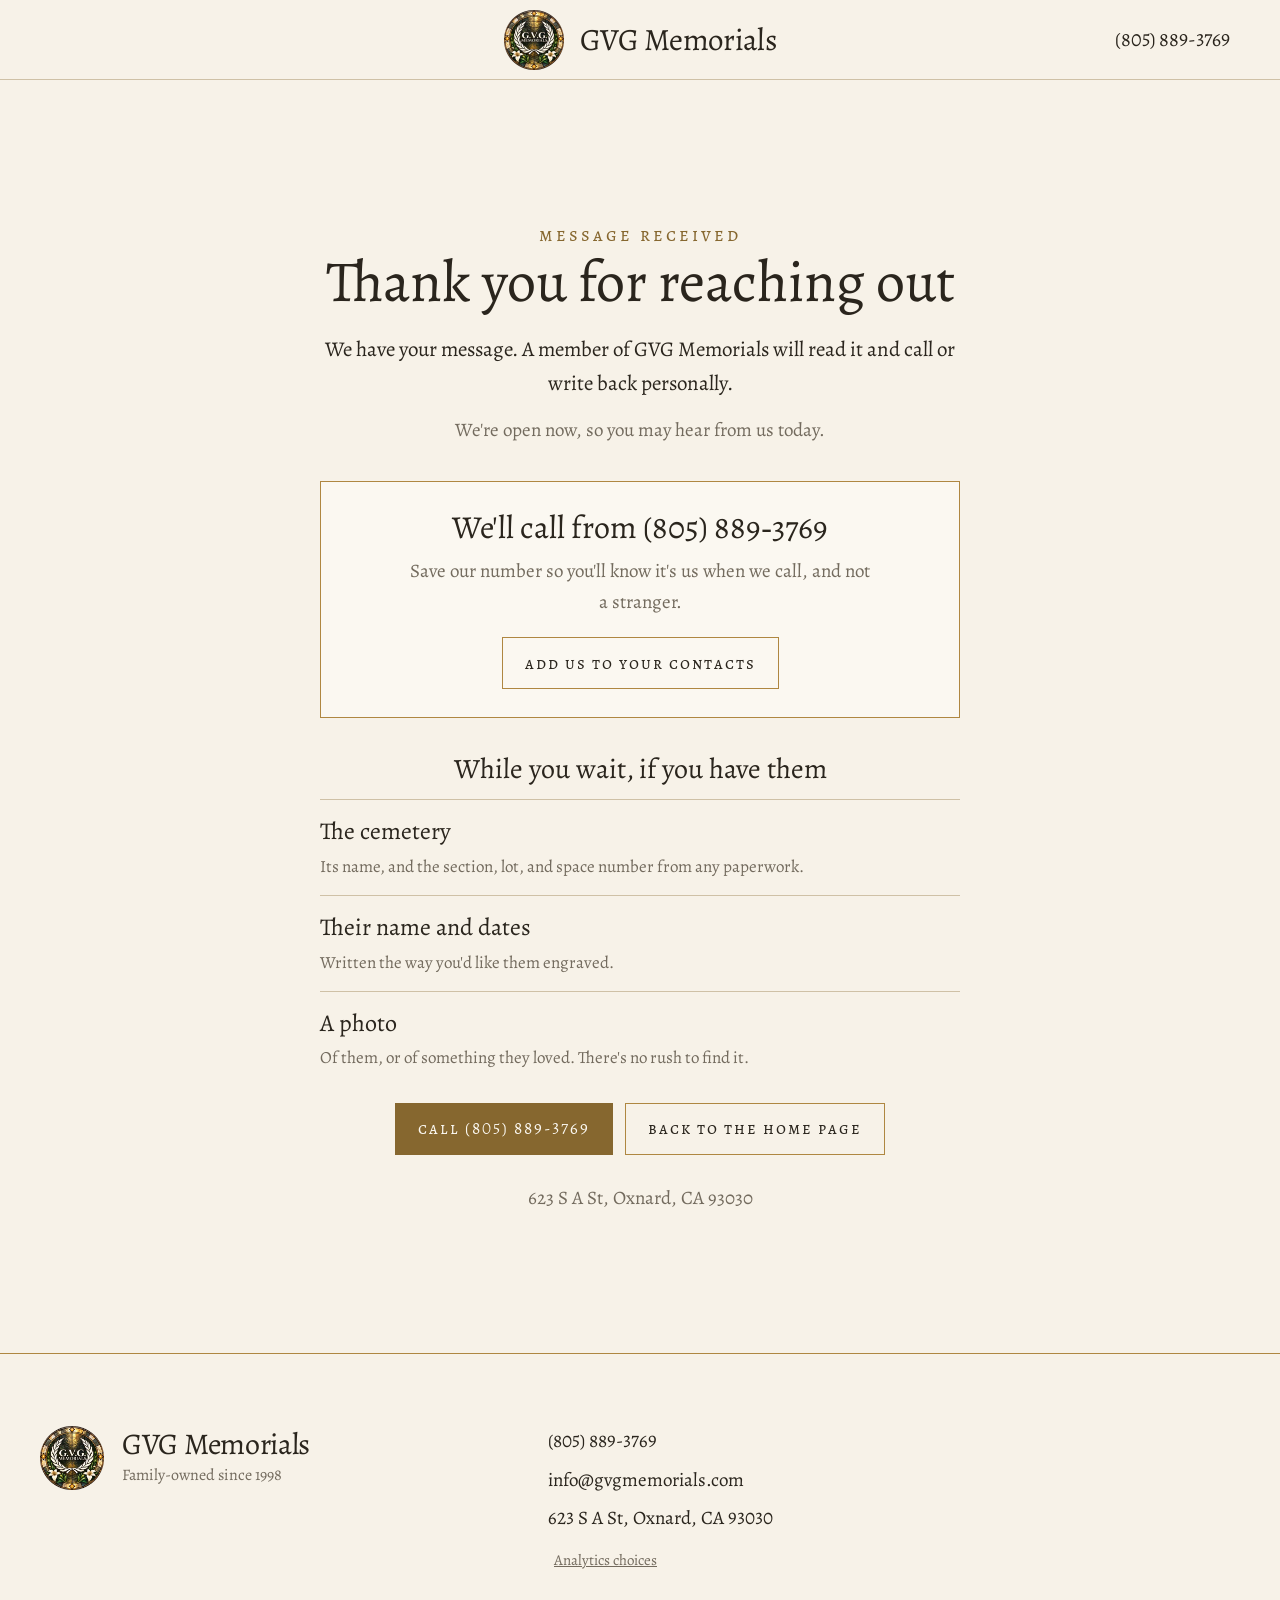
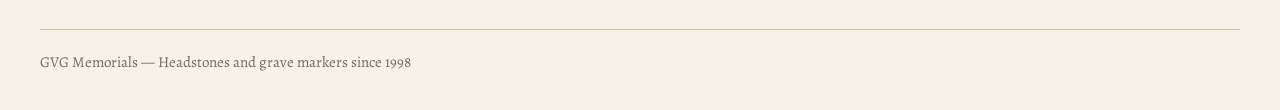
<file: thank-you/index.html>
<!doctype html>
<html lang="en">
  <head>
    <meta charset="UTF-8" />
    <meta name="viewport" content="width=device-width, initial-scale=1.0" />
    <script>
      window.dataLayer = window.dataLayer || [];
      function gtag() { window.dataLayer.push(arguments); }
      var analyticsConsent = navigator.globalPrivacyControl ? "denied" : "granted";
      try {
        analyticsConsent = window.localStorage.getItem("gvg_analytics_consent") || analyticsConsent;
      } catch (_) {}
      gtag("consent", "default", {
        ad_storage: "denied",
        ad_user_data: "denied",
        ad_personalization: "denied",
        analytics_storage: analyticsConsent,
        wait_for_update: 500,
      });
      gtag("js", new Date());
    </script>
    <script>
      try {
        if (window.sessionStorage.getItem("gvg_contact_draft_submitted") === "true") {
          window.sessionStorage.removeItem("gvg_contact_draft_v1");
          window.sessionStorage.removeItem("gvg_contact_draft_submitted");
        }
      } catch (_) {}
      // Netlify shows this page after every form submission, English or Spanish.
      // Spanish senders go on to /es/gracias/ (known from the form, or else from the page they came from).
      try {
        var sentLanguage = window.sessionStorage.getItem("gvg_contact_language");
        window.sessionStorage.removeItem("gvg_contact_language");
        var cameFrom = document.referrer ? new URL(document.referrer) : null;
        var fromSpanish = sentLanguage
          ? sentLanguage === "Spanish"
          : !!cameFrom && cameFrom.host === location.host && cameFrom.pathname.indexOf("/es/") === 0;
        if (fromSpanish && location.pathname.indexOf("/es/") !== 0) {
          location.replace("/es/gracias/");
        }
      } catch (_) {}
    </script>
    <script defer src="/analytics.js?v=25"></script>
    <script defer src="/hours.js?v=2"></script>
    <meta name="theme-color" content="#f7f2e8" />
    <link rel="icon" href="/favicon.ico?v=2" sizes="any" />
    <link rel="icon" type="image/png" sizes="32x32" href="/assets/favicon-32.png?v=2" />
    <link rel="apple-touch-icon" href="/apple-touch-icon.png?v=2" />
    <link rel="manifest" href="/site.webmanifest?v=2" />
    <meta name="robots" content="noindex" />
    <title>Message received | GVG Memorials</title>
    <meta
      name="description"
      content="GVG Memorials received your message. We will review your details carefully and respond personally."
    />
    <link rel="preload" href="/assets/fonts/alegreya-latin-400-normal.woff2" as="font" type="font/woff2" crossorigin />
    <link rel="preload" href="/assets/fonts/alegreya-latin-400-italic.woff2" as="font" type="font/woff2" crossorigin />
    <link rel="preload" href="/assets/fonts/alegreya-sc-latin-400-normal.woff2" as="font" type="font/woff2" crossorigin />
    <link rel="stylesheet" href="/styles.css?v=336" />
  </head>
  <body id="top">
    <a class="skip-link" href="#main-content">Skip to main content</a>
    <header class="site-header site-header--solid thank-you-header" aria-label="Primary navigation">
      <a class="brand" href="/" aria-label="GVG Memorials home">
        <img src="/assets/folder/gvg-stained-glass-240.webp" width="240" height="240" alt="" decoding="async" />
        <span class="brand-name">GVG Memorials</span>
      </a>
      <a class="header-action" href="tel:+18058893769">(805) 889-3769</a>
    </header>

    <main id="main-content" class="thank-you-page" tabindex="-1">
      <section class="thank-you">
        <div class="thank-you-inner">
          <p class="section-label">Message received</p>
          <h1>Thank you for reaching out</h1>
          <p class="thank-you-lead">
            We have your message. A member of GVG Memorials will read it and call or write back personally.
          </p>
          <p class="thank-you-secondary" data-open-status data-open-status-reply hidden></p>

          <div class="save-number" aria-labelledby="save-number-title">
            <h2 id="save-number-title">We'll call from <a href="tel:+18058893769">(805)&nbsp;889&#8209;3769</a></h2>
            <p>Save our number so you'll know it's us when we call, and not a stranger.</p>
            <a class="button button-outline" href="/assets/gvg-memorials.vcf" data-analytics-event="save_contact_click">Add us to your contacts</a>
          </div>

          <div class="thank-you-next" aria-labelledby="thank-you-next-title">
            <h2 id="thank-you-next-title">While you wait, if you have them</h2>
            <span>
              <strong>The cemetery</strong>
              <small>Its name, and the section, lot, and space number from any paperwork.</small>
            </span>
            <span>
              <strong>Their name and dates</strong>
              <small>Written the way you'd like them engraved.</small>
            </span>
            <span>
              <strong>A photo</strong>
              <small>Of them, or of something they loved. There's no rush to find it.</small>
            </span>
          </div>

          <div class="thank-you-actions">
            <a class="button button-primary" href="tel:+18058893769">Call (805) 889-3769</a>
            <a class="button button-outline" href="/">Back to the home page</a>
          </div>
          <p class="contact-detail">623 S A St, Oxnard, CA 93030</p>
        </div>
      </section>
    </main>
    <footer class="site-footer">
      <div class="section-inner footer-grid">
        <div class="footer-brand">
          <img src="/assets/folder/gvg-stained-glass-240.webp" width="240" height="240" alt="" loading="lazy" decoding="async" />
          <p class="footer-name">GVG Memorials</p>
          <p>Family-owned since 1998</p>
        </div>
        <div class="footer-contact">
          <a href="tel:+18058893769">(805) 889-3769</a>
          <a href="mailto:info@gvgmemorials.com">info@gvgmemorials.com</a>
          <a
            href="https://www.google.com/maps/dir/?api=1&amp;destination=GVG+Memorials%2C+623+S+A+St%2C+Oxnard%2C+CA+93030"
            data-analytics-event="directions_click"
            target="_blank"
            rel="noopener"
            aria-label="Get directions to GVG Memorials at 623 S A St, Oxnard, CA 93030"
          >623 S A St, Oxnard, CA 93030</a>
          <button
            class="footer-consent-button"
            type="button"
            data-analytics-choices
            aria-controls="analytics-consent"
            aria-expanded="false"
          >Analytics choices</button>
        </div>
      </div>
      <div class="section-inner footer-bottom">
        <span>GVG Memorials</span>
        <span>Headstones and grave markers since 1998</span>
      </div>
    </footer>
    <section
      class="analytics-consent"
      id="analytics-consent"
      data-analytics-consent
      hidden
      aria-label="Analytics privacy choices"
    >
      <div class="analytics-consent-copy">
        <strong>Help us improve this website</strong>
        <p>We use Google Analytics, with cookies, to see which pages and contact options help families. No advertising tracking.</p>
      </div>
      <div class="analytics-consent-actions">
        <button class="button button-primary" type="button" data-analytics-accept>Allow analytics</button>
        <button class="button button-outline" type="button" data-analytics-decline>Continue without</button>
      </div>
    </section>
  </body>
</html>
</file>
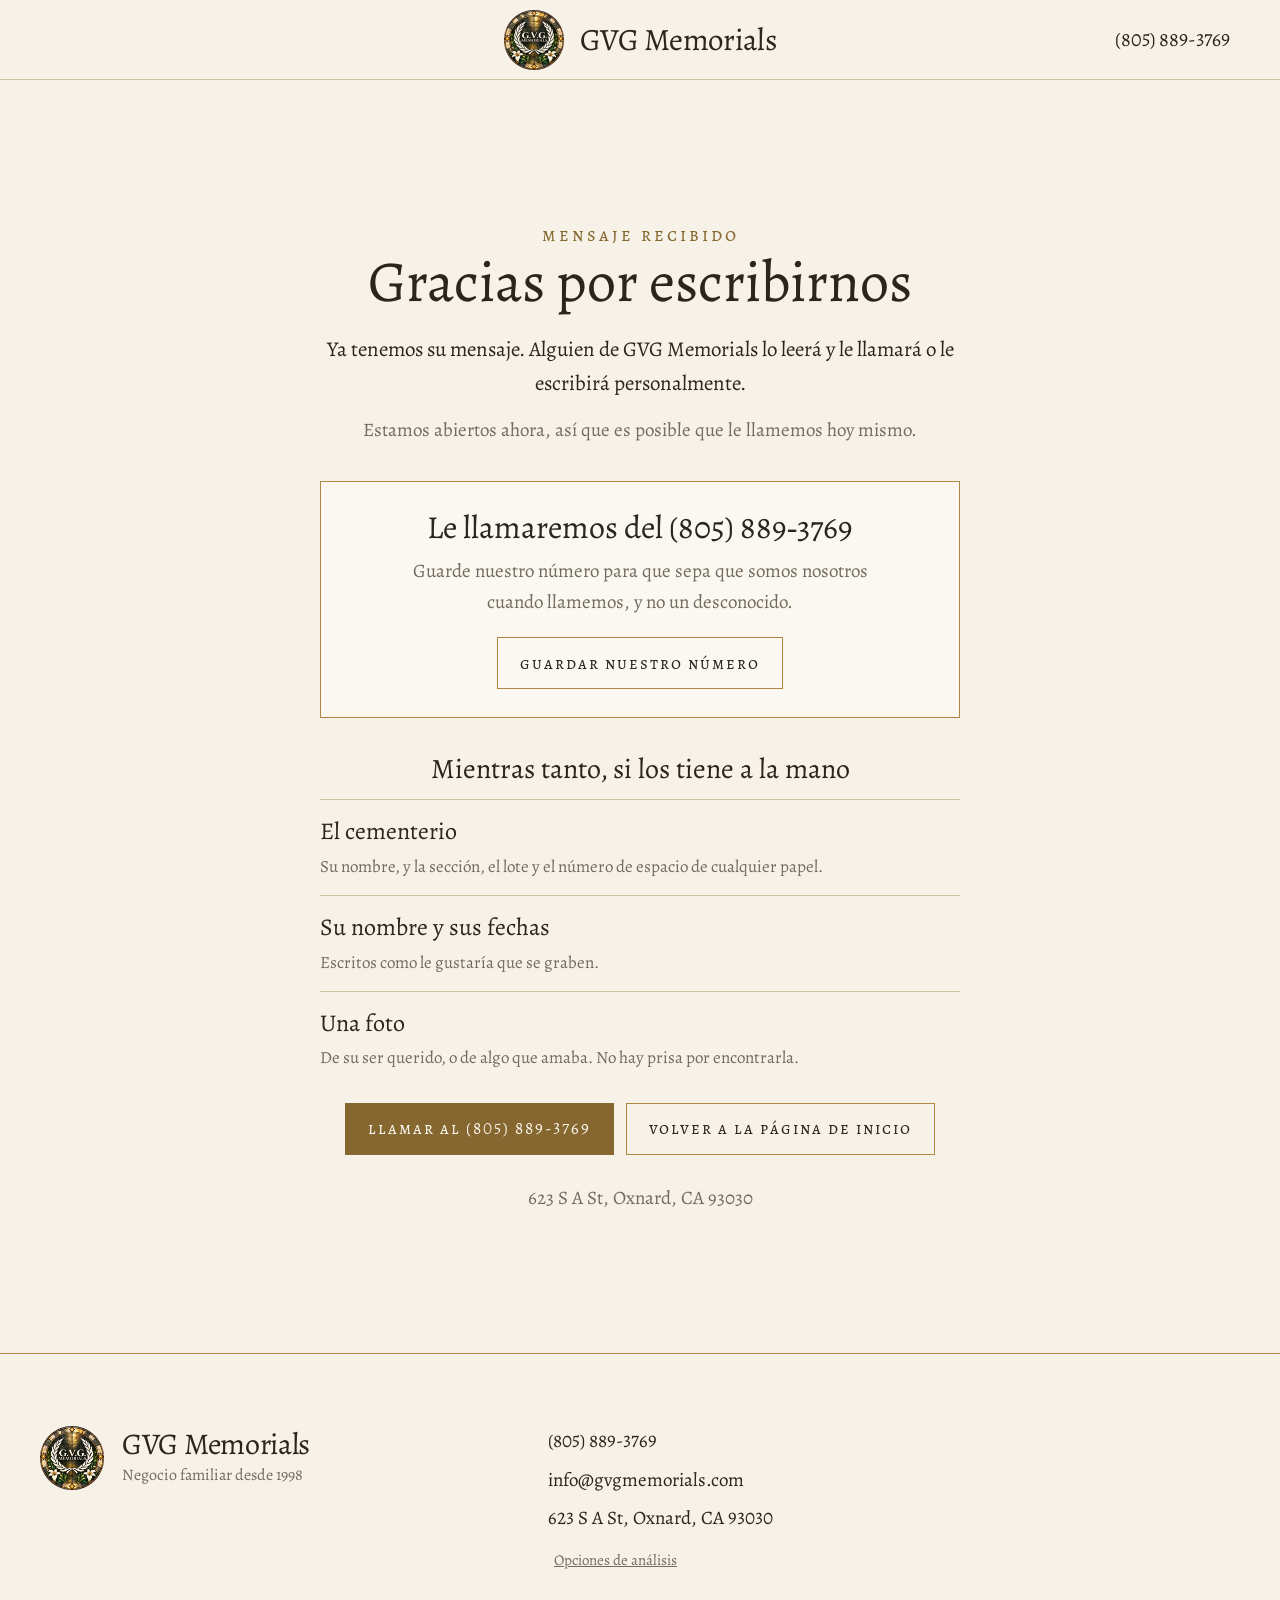
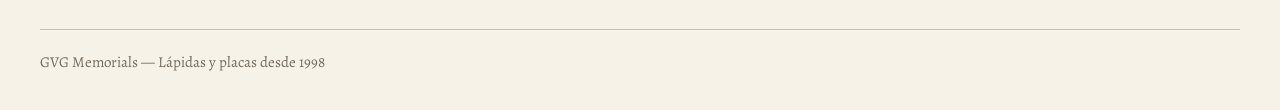
<file: es/gracias/index.html>
<!doctype html>
<!-- Generated by scripts/build_es.py from thank-you/index.html. Edit the English page and that script, not this file. -->
<html lang="es">
  <head>
    <meta charset="UTF-8" />
    <meta name="viewport" content="width=device-width, initial-scale=1.0" />
    <script>
      window.dataLayer = window.dataLayer || [];
      function gtag() { window.dataLayer.push(arguments); }
      var analyticsConsent = navigator.globalPrivacyControl ? "denied" : "granted";
      try {
        analyticsConsent = window.localStorage.getItem("gvg_analytics_consent") || analyticsConsent;
      } catch (_) {}
      gtag("consent", "default", {
        ad_storage: "denied",
        ad_user_data: "denied",
        ad_personalization: "denied",
        analytics_storage: analyticsConsent,
        wait_for_update: 500,
      });
      gtag("js", new Date());
    </script>
    <script>
      try {
        if (window.sessionStorage.getItem("gvg_contact_draft_submitted") === "true") {
          window.sessionStorage.removeItem("gvg_contact_draft_v1");
          window.sessionStorage.removeItem("gvg_contact_draft_submitted");
        }
      } catch (_) {}
      // Netlify shows this page after every form submission, English or Spanish.
      // Spanish senders go on to /es/gracias/ (known from the form, or else from the page they came from).
      try {
        var sentLanguage = window.sessionStorage.getItem("gvg_contact_language");
        window.sessionStorage.removeItem("gvg_contact_language");
        var cameFrom = document.referrer ? new URL(document.referrer) : null;
        var fromSpanish = sentLanguage
          ? sentLanguage === "Spanish"
          : !!cameFrom && cameFrom.host === location.host && cameFrom.pathname.indexOf("/es/") === 0;
        if (fromSpanish && location.pathname.indexOf("/es/") !== 0) {
          location.replace("/es/gracias/");
        }
      } catch (_) {}
    </script>
    <script defer src="/analytics.js?v=25"></script>
    <script defer src="/hours.js?v=2"></script>
    <meta name="theme-color" content="#f7f2e8" />
    <link rel="icon" href="/favicon.ico?v=2" sizes="any" />
    <link rel="icon" type="image/png" sizes="32x32" href="/assets/favicon-32.png?v=2" />
    <link rel="apple-touch-icon" href="/apple-touch-icon.png?v=2" />
    <link rel="manifest" href="/site.webmanifest?v=2" />
    <meta name="robots" content="noindex" />
    <title>Mensaje recibido | GVG Memorials</title>
    <meta
      name="description"
      content="GVG Memorials recibió su mensaje. Lo leeremos con cuidado y le responderemos personalmente."
    />
    <link rel="preload" href="/assets/fonts/alegreya-latin-400-normal.woff2" as="font" type="font/woff2" crossorigin />
    <link rel="preload" href="/assets/fonts/alegreya-latin-400-italic.woff2" as="font" type="font/woff2" crossorigin />
    <link rel="preload" href="/assets/fonts/alegreya-sc-latin-400-normal.woff2" as="font" type="font/woff2" crossorigin />
    <link rel="stylesheet" href="/styles.css?v=336" />
  </head>
  <body id="top">
    <a class="skip-link" href="#main-content">Saltar al contenido</a>
    <header class="site-header site-header--solid thank-you-header" aria-label="Navegación principal">
      <a class="brand" href="/es/" aria-label="GVG Memorials, inicio">
        <img src="/assets/folder/gvg-stained-glass-240.webp" width="240" height="240" alt="" decoding="async" />
        <span class="brand-name">GVG Memorials</span>
      </a>
      <a class="header-action" href="tel:+18058893769">(805) 889-3769</a>
    </header>

    <main id="main-content" class="thank-you-page" tabindex="-1">
      <section class="thank-you">
        <div class="thank-you-inner">
          <p class="section-label">Mensaje recibido</p>
          <h1>Gracias por escribirnos</h1>
          <p class="thank-you-lead">
            Ya tenemos su mensaje. Alguien de GVG Memorials lo leerá y le llamará o le escribirá personalmente.
          </p>
          <p class="thank-you-secondary" data-open-status data-open-status-reply hidden></p>

          <div class="save-number" aria-labelledby="save-number-title">
            <h2 id="save-number-title">Le llamaremos del <a href="tel:+18058893769">(805)&nbsp;889&#8209;3769</a></h2>
            <p>Guarde nuestro número para que sepa que somos nosotros cuando llamemos, y no un desconocido.</p>
            <a class="button button-outline" href="/assets/gvg-memorials.vcf" data-analytics-event="save_contact_click">Guardar nuestro número</a>
          </div>

          <div class="thank-you-next" aria-labelledby="thank-you-next-title">
            <h2 id="thank-you-next-title">Mientras tanto, si los tiene a la mano</h2>
            <span>
              <strong>El cementerio</strong>
              <small>Su nombre, y la sección, el lote y el número de espacio de cualquier papel.</small>
            </span>
            <span>
              <strong>Su nombre y sus fechas</strong>
              <small>Escritos como le gustaría que se graben.</small>
            </span>
            <span>
              <strong>Una foto</strong>
              <small>De su ser querido, o de algo que amaba. No hay prisa por encontrarla.</small>
            </span>
          </div>

          <div class="thank-you-actions">
            <a class="button button-primary" href="tel:+18058893769">Llamar al (805) 889-3769</a>
            <a class="button button-outline" href="/es/">Volver a la página de inicio</a>
          </div>
          <p class="contact-detail">623 S A St, Oxnard, CA 93030</p>
        </div>
      </section>
    </main>
    <footer class="site-footer">
      <div class="section-inner footer-grid">
        <div class="footer-brand">
          <img src="/assets/folder/gvg-stained-glass-240.webp" width="240" height="240" alt="" loading="lazy" decoding="async" />
          <p class="footer-name">GVG Memorials</p>
          <p>Negocio familiar desde 1998</p>
        </div>
        <div class="footer-contact">
          <a href="tel:+18058893769">(805) 889-3769</a>
          <a href="mailto:info@gvgmemorials.com">info@gvgmemorials.com</a>
          <a
            href="https://www.google.com/maps/dir/?api=1&amp;destination=GVG+Memorials%2C+623+S+A+St%2C+Oxnard%2C+CA+93030"
            data-analytics-event="directions_click"
            target="_blank"
            rel="noopener"
            aria-label="Cómo llegar a GVG Memorials, 623 S A St, Oxnard, CA 93030"
          >623 S A St, Oxnard, CA 93030</a>
          <button
            class="footer-consent-button"
            type="button"
            data-analytics-choices
            aria-controls="analytics-consent"
            aria-expanded="false"
          >Opciones de análisis</button>
        </div>
      </div>
      <div class="section-inner footer-bottom">
        <span>GVG Memorials</span>
        <span>Lápidas y placas desde 1998</span>
      </div>
    </footer>
    <section
      class="analytics-consent"
      id="analytics-consent"
      data-analytics-consent
      hidden
      aria-label="Opciones de privacidad"
    >
      <div class="analytics-consent-copy">
        <strong>Ayúdenos a mejorar este sitio</strong>
        <p>Usamos Google Analytics, con cookies, para ver qué páginas y formas de contacto ayudan a las familias. Sin rastreo publicitario.</p>
      </div>
      <div class="analytics-consent-actions">
        <button class="button button-primary" type="button" data-analytics-accept>Permitir</button>
        <button class="button button-outline" type="button" data-analytics-decline>Continuar sin análisis</button>
      </div>
    </section>
  </body>
</html>
</file>
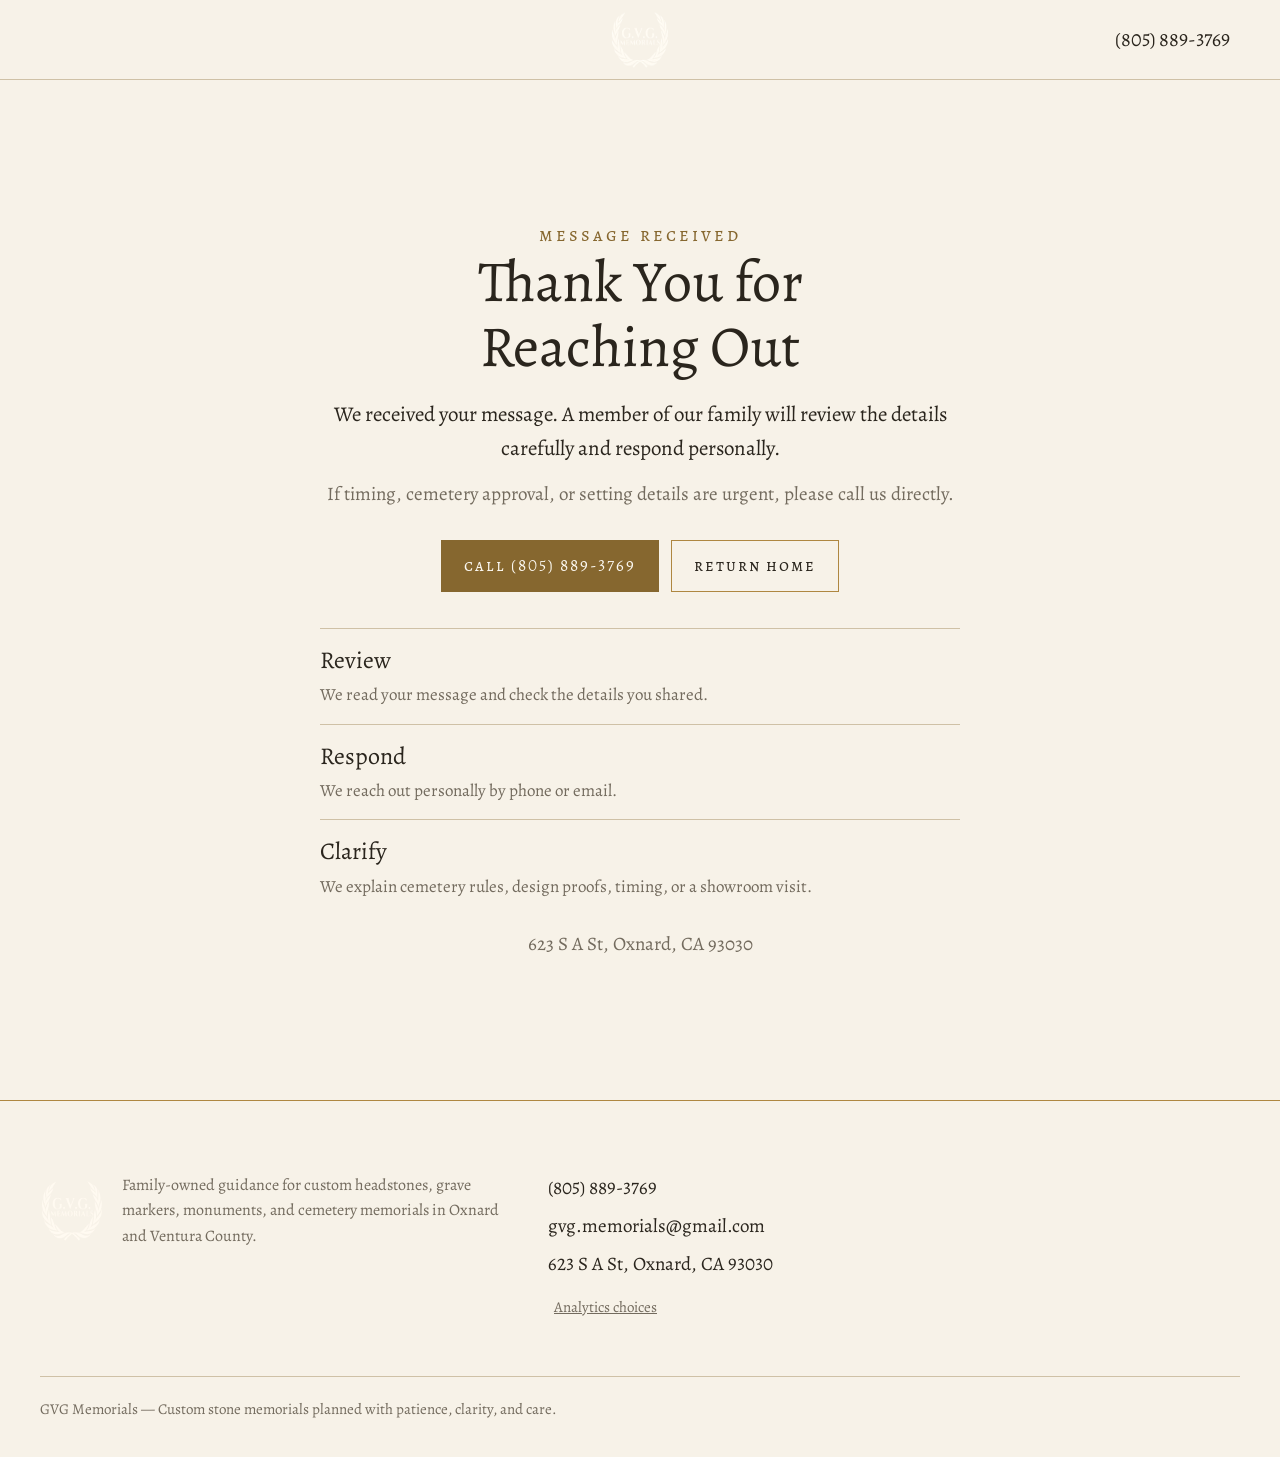
<file: thank-you.html>
<!doctype html>
<html lang="en">
  <head>
    <meta charset="UTF-8" />
    <meta name="viewport" content="width=device-width, initial-scale=1.0" />
    <script>
      window.dataLayer = window.dataLayer || [];
      function gtag() { window.dataLayer.push(arguments); }
      var analyticsConsent = "denied";
      try {
        if (window.localStorage.getItem("gvg_analytics_consent") === "granted") {
          analyticsConsent = "granted";
        }
      } catch (_) {}
      gtag("consent", "default", {
        ad_storage: "denied",
        ad_user_data: "denied",
        ad_personalization: "denied",
        analytics_storage: analyticsConsent,
        wait_for_update: 500,
      });
      gtag("js", new Date());
    </script>
    <script>
      try {
        if (window.sessionStorage.getItem("gvg_contact_draft_submitted") === "true") {
          window.sessionStorage.removeItem("gvg_contact_draft_v1");
          window.sessionStorage.removeItem("gvg_contact_draft_submitted");
        }
      } catch (_) {}
    </script>
    <script defer src="analytics.js?v=19"></script>
    <meta name="theme-color" content="#17130e" />
    <link rel="icon" href="/favicon.ico" sizes="any" />
    <link rel="icon" type="image/png" sizes="32x32" href="/assets/favicon-32.png" />
    <link rel="apple-touch-icon" href="/apple-touch-icon.png" />
    <link rel="manifest" href="/site.webmanifest" />
    <meta name="robots" content="noindex" />
    <title>Message Received | GVG Memorials</title>
    <meta
      name="description"
      content="GVG Memorials received your message. We will review your details carefully and respond personally."
    />
    <link
      rel="preload"
      href="assets/fonts/cormorant-garamond-latin-variable.woff2"
      as="font"
      type="font/woff2"
      crossorigin
    />
    <link rel="preload" href="assets/fonts/inter-latin-variable.woff2" as="font" type="font/woff2" crossorigin />
    <link rel="stylesheet" href="styles.css?v=128" />
  </head>
  <body id="top">
    <a class="skip-link" href="#main-content">Skip to main content</a>
    <header class="site-header site-header--solid thank-you-header" aria-label="Primary navigation">
      <a class="brand" href="/" aria-label="GVG Memorials home">
        <img
          src="assets/gvg-logo-white-292.webp"
          srcset="assets/gvg-logo-white-96.webp 96w, assets/gvg-logo-white-160.webp 160w, assets/gvg-logo-white-292.webp 292w"
          sizes="(max-width: 360px) 66px, (max-width: 420px) 72px, (max-width: 620px) 86px, 118px"
          width="292"
          height="242"
          alt="GVG Memorials"
          fetchpriority="high"
          decoding="sync"
        />
      </a>
      <a class="header-action" href="tel:+18058893769">(805) 889-3769</a>
    </header>

    <main id="main-content" class="thank-you-page" tabindex="-1">
      <section class="thank-you">
        <div class="thank-you-inner">
          <p class="section-label">Message Received</p>
          <h1>Thank You for Reaching Out</h1>
          <p class="thank-you-lead">
            We received your message. A member of our family will review the
            details carefully and respond personally.
          </p>
          <p class="thank-you-secondary">
            If timing, cemetery approval, or setting details are urgent, please
            call us directly.
          </p>
          <div class="thank-you-actions">
            <a class="button button-primary" href="tel:+18058893769">Call (805) 889-3769</a>
            <a class="button button-outline" href="/">Return Home</a>
          </div>
          <div class="thank-you-next" aria-label="What happens next">
            <span>
              <strong>Review</strong>
              <small>We read your message and check the details you shared.</small>
            </span>
            <span>
              <strong>Respond</strong>
              <small>We reach out personally by phone or email.</small>
            </span>
            <span>
              <strong>Clarify</strong>
              <small>We explain cemetery rules, design proofs, timing, or a showroom visit.</small>
            </span>
          </div>
          <p class="contact-detail">623 S A St, Oxnard, CA 93030</p>
        </div>
      </section>
    </main>
    <footer class="site-footer">
      <div class="section-inner footer-grid">
        <div class="footer-brand">
          <img
            src="assets/gvg-logo-white-292.webp"
            srcset="assets/gvg-logo-white-96.webp 96w, assets/gvg-logo-white-160.webp 160w, assets/gvg-logo-white-292.webp 292w"
            sizes="(max-width: 620px) 78px, 96px"
            width="292"
            height="242"
            alt="GVG Memorials"
            loading="lazy"
            decoding="async"
          />
          <p>Family-owned guidance for custom headstones, grave markers, monuments, and cemetery memorials in Oxnard and Ventura County.</p>
        </div>
        <div class="footer-contact">
          <a href="tel:+18058893769">(805) 889-3769</a>
          <a href="mailto:gvg.memorials@gmail.com">gvg.memorials@gmail.com</a>
          <a
            href="https://www.google.com/maps/dir/?api=1&amp;destination=GVG+Memorials%2C+623+S+A+St%2C+Oxnard%2C+CA+93030"
            data-analytics-event="directions_click"
            target="_blank"
            rel="noopener"
            aria-label="Get directions to GVG Memorials at 623 S A St, Oxnard, CA 93030"
          >623 S A St, Oxnard, CA 93030</a>
          <button
            class="footer-consent-button"
            type="button"
            data-analytics-choices
            aria-controls="analytics-consent"
            aria-expanded="false"
          >Analytics choices</button>
        </div>
      </div>
      <div class="section-inner footer-bottom">
        <span>GVG Memorials</span>
        <span>Custom stone memorials planned with patience, clarity, and care.</span>
      </div>
    </footer>
    <section
      class="analytics-consent"
      id="analytics-consent"
      data-analytics-consent
      hidden
      aria-label="Analytics privacy choices"
    >
      <div class="analytics-consent-copy">
        <strong>Help us improve this website</strong>
        <p>Privacy-focused analytics show us which pages and contact options help families. No advertising tracking.</p>
      </div>
      <div class="analytics-consent-actions">
        <button class="button button-primary" type="button" data-analytics-accept>Allow analytics</button>
        <button class="button button-outline" type="button" data-analytics-decline>Continue without</button>
      </div>
    </section>
  </body>
</html>
</file>
<file: styles.css>
/* ==========================================================================
   GVG Memorials website — styled after the "Getting Your House in Order" folder
   (GVG design system v2.2). Every surface is cream; gold is the only accent and
   is used for lines, frames and numerals. No sans-serif, no diamonds, no
   shadows, no dark sections.
   ========================================================================== */

@font-face {
  font-family: "Alegreya";
  src: url("assets/fonts/alegreya-latin-400-normal.woff2") format("woff2");
  font-weight: 400;
  font-style: normal;
  font-display: swap;
}
@font-face {
  font-family: "Alegreya";
  src: url("assets/fonts/alegreya-latin-400-italic.woff2") format("woff2");
  font-weight: 400;
  font-style: italic;
  font-display: swap;
}

/* true small capitals: lowercase letters in this face are drawn as small caps */
@font-face {
  font-family: "Alegreya SC";
  src: url("assets/fonts/alegreya-sc-latin-400-normal.woff2") format("woff2");
  font-weight: 400;
  font-style: normal;
  font-display: swap;
}

/* Pinyon Script (SIL Open Font License): only the opening note's first letter and Jerry's name. */
@font-face {
  font-family: "Pinyon Script";
  src: url("assets/fonts/pinyon-script-latin-400-normal.woff2") format("woff2");
  font-weight: 400;
  font-style: normal;
  font-display: swap;
}

:root {
  --paper: #f7f2e8;
  --paper-2: #fbf8f1;
  --stone: #efe7d7;
  --ink: #2a251d;
  --gold: #af8741;
  --gold-dk: #86672f;
  --gold-press: #735827;
  --gold-deep: #86672f;
  --hair: #cfc1a6;
  --muted: #736b5e;
  --error: #8f2f22;
  --display: "Alegreya", Georgia, serif;
  --script: "Pinyon Script", "Alegreya", Georgia, serif;
  --text: "Alegreya", Georgia, serif;
  --caps: "Alegreya SC", "Alegreya", Georgia, serif;
  --gutter: 16px;
  --header-h: 72px;
}

*,
*::before,
*::after {
  box-sizing: border-box;
}

html {
  font-synthesis-weight: none;
  overflow-x: clip;
  scroll-behavior: smooth;
  scroll-padding-top: calc(var(--header-h) + 16px);
  -webkit-text-size-adjust: 100%;
}
html.initial-anchor-navigation {
  scroll-behavior: auto;
}

body {
  margin: 0;
  overflow-x: clip;
  background: var(--paper);
  color: var(--ink);
  font-family: var(--text);
  font-size: 19px;
  line-height: 1.6;
}
body.nav-open,
body.memorial-viewer-open {
  overflow: hidden;
}

img {
  max-width: 100%;
  height: auto;
  display: block;
}

a {
  color: inherit;
}

h1,
h2,
h3 {
  margin: 0;
  font-family: var(--display);
  font-weight: 400;
  line-height: 1.12;
}
h2 {
  font-size: clamp(32px, 5vw, 46px);
}
h3 {
  font-size: clamp(27px, 3.6vw, 34px);
}
p {
  margin: 0;
}

a:focus-visible,
button:focus-visible,
input:focus-visible,
select:focus-visible,
summary:focus-visible,
textarea:focus-visible {
  outline: 2px solid var(--gold-dk);
  outline-offset: 3px;
}

.skip-link {
  position: absolute;
  left: -10000px;
  z-index: 100;
  padding: 10px 14px;
  background: var(--paper-2);
  border: 1px solid var(--gold);
}
.skip-link:focus {
  position: fixed;
  top: 12px;
  left: 12px;
}


/* --- buttons -------------------------------------------------------------- */

.button {
  min-height: 52px;
  display: inline-flex;
  align-items: center;
  justify-content: center;
  padding: 0 22px;
  border: 1px solid var(--gold);
  border-radius: 0;
  font-size: 17px;
  font-family: var(--caps);
  letter-spacing: 2px;
  text-decoration: none;
  text-transform: lowercase;
  cursor: pointer;
  transition: background 160ms ease, color 160ms ease;
}
.button-primary {
  background: var(--gold-dk);
  border-color: var(--gold-dk);
  color: var(--paper-2);
}
.button-primary:hover {
  background: var(--gold-press);
  border-color: var(--gold-press);
}
.button-outline,
.button-secondary {
  background: transparent;
  color: var(--ink);
}
.button-outline:hover,
.button-secondary:hover {
  background: var(--paper-2);
}

/* --- header ---------------------------------------------------------------- */

.site-header {
  position: sticky;
  top: 0;
  z-index: 30;
  height: var(--header-h);
  display: flex;
  align-items: center;
  gap: 24px;
  padding: 0 max(var(--gutter), calc((100vw - 1180px) / 2));
  background: var(--paper);
  border-bottom: 1px solid transparent;
  transition: border-color 200ms ease;
}
.site-header--solid {
  border-bottom-color: var(--hair);
}
.brand {
  display: flex;
  align-items: center;
  gap: 12px;
  text-decoration: none;
}
.brand img {
  width: 48px;
  height: 48px;
}
.brand-name {
  font-family: var(--display);
  font-size: 25px;
  font-weight: 400;
  letter-spacing: -0.01em;
  line-height: 1;
  white-space: nowrap;
}
@media (min-width: 960px) {
  .brand {
    gap: 16px;
  }
  .brand-name {
    font-size: 31px;
  }
}
.desktop-nav {
  display: none;
  margin-left: auto;
  gap: 26px;
}
.desktop-nav a {
  font-size: 16px;
  font-family: var(--caps);
  letter-spacing: 2.2px;
  text-decoration: none;
  text-transform: lowercase;
}
.desktop-nav a:hover,
.desktop-nav a[aria-current="location"] {
  color: var(--gold-deep);
}
.header-action {
  display: none;
  font-size: 20px;
  font-variant-numeric: lining-nums;
  text-decoration: none;
  white-space: nowrap;
}
.nav-toggle {
  margin-left: auto;
  width: 48px;
  height: 48px;
  display: grid;
  place-content: center;
  gap: 6px;
  padding: 0;
  border: 0;
  background: transparent;
  cursor: pointer;
}
.nav-toggle-bar {
  width: 26px;
  height: 1.5px;
  background: var(--ink);
  transition: transform 200ms ease, opacity 200ms ease;
}
.nav-toggle[aria-expanded="true"] .nav-toggle-bar:nth-child(1) {
  transform: translateY(7.5px) rotate(45deg);
}
.nav-toggle[aria-expanded="true"] .nav-toggle-bar:nth-child(2) {
  opacity: 0;
}
.nav-toggle[aria-expanded="true"] .nav-toggle-bar:nth-child(3) {
  transform: translateY(-7.5px) rotate(-45deg);
}

.mobile-nav {
  position: fixed;
  inset: var(--header-h) 0 0 0;
  z-index: 29;
  display: flex;
  flex-direction: column;
  padding: 18px var(--gutter) 32px;
  overflow-y: auto;
  background: var(--paper);
  border-top: 1px solid var(--hair);
}
.mobile-nav[hidden] {
  display: none;
}
.mobile-nav a {
  padding: 16px 0;
  border-bottom: 1px solid var(--hair);
  font-family: var(--display);
  font-size: 30px;
  text-decoration: none;
}
.mobile-nav .mobile-nav-call {
  margin-top: 24px;
  border: 1px solid var(--gold-dk);
  background: var(--gold-dk);
  color: var(--paper-2);
  text-align: center;
  font-size: 24px;
}

.mobile-contact-bar {
  display: none;
}

@media (min-width: 960px) {
  :root {
    --header-h: 88px;
  }
  .brand img {
    width: 60px;
    height: 60px;
  }
  .desktop-nav,
  .header-action {
    display: flex;
  }
  .nav-toggle {
    display: none;
  }
}

@media (max-width: 959px) {
  body {
    padding-bottom: 60px;
  }
  .mobile-contact-bar {
    position: fixed;
    inset: auto 0 0 0;
    z-index: 22;
    display: grid;
    grid-template-columns: 1.2fr 1fr 1fr;
    background: var(--paper);
    border-top: 1px solid var(--gold);
  }
  .mobile-contact-bar-enhanced .mobile-contact-bar {
    opacity: 0;
    pointer-events: none;
    transform: translateY(100%);
    transition: opacity 220ms ease, transform 220ms ease;
  }
  .mobile-contact-bar-enhanced .mobile-contact-bar.is-visible {
    opacity: 1;
    pointer-events: auto;
    transform: none;
  }
  .mobile-contact-bar a {
    min-height: 58px;
    display: grid;
    place-items: center;
    font-size: 18px;
    font-family: var(--caps);
    letter-spacing: 2.4px;
    text-decoration: none;
    text-transform: lowercase;
  }
  .mobile-contact-bar a:first-child {
    background: var(--gold-dk);
    color: var(--paper-2);
  }
  .mobile-contact-bar a + a + a {
    border-left: 1px solid var(--hair);
  }
  body.nav-open .mobile-contact-bar {
    display: none;
  }
}


/* image viewer: cream, like every other surface */
.memorial-viewer {
  width: min(94vw, 1200px);
  max-width: none;
  max-height: 94dvh;
  margin: auto;
  padding: 0;
  border: 1px solid var(--gold);
  background: var(--paper);
  color: var(--ink);
}
.memorial-viewer::backdrop {
  background: rgba(247, 242, 232, 0.94);
}
.memorial-viewer-panel {
  position: relative;
  display: flex;
  flex-direction: column;
  max-height: 94dvh;
}
.memorial-viewer figure {
  display: flex;
  flex-direction: column;
  max-height: 94dvh;
  margin: 0;
}
.memorial-viewer-image-wrap {
  position: relative;
  display: grid;
  min-height: 0;
  flex: 1 1 auto;
  background: var(--stone);
  touch-action: pan-y pinch-zoom;
}
.memorial-viewer-image {
  grid-area: 1 / 1;
  width: 100%;
  height: 100%;
  max-height: calc(94dvh - 150px);
  object-fit: contain;
}
.memorial-viewer figcaption {
  padding: 14px 22px 18px;
}
.memorial-viewer-meta {
  display: flex;
  justify-content: space-between;
  gap: 16px;
}
.memorial-viewer-label,
.memorial-viewer-count {
  color: var(--gold-deep);
  font-size: 15px;
  font-family: var(--caps);
  letter-spacing: 2px;
  text-transform: lowercase;
}
.memorial-viewer figcaption strong {
  display: block;
  font-family: var(--display);
  font-size: clamp(22px, 2.6vw, 28px);
  font-weight: 400;
}
.memorial-viewer-inquiry {
  display: inline-block;
  margin-top: 8px;
  border-bottom: 1px solid var(--gold);
  color: var(--gold-deep);
  font-size: 16px;
  font-family: var(--caps);
  letter-spacing: 2.2px;
  text-decoration: none;
  text-transform: lowercase;
}
.memorial-viewer-close,
.memorial-viewer-nav {
  position: absolute;
  z-index: 2;
  display: grid;
  place-items: center;
  padding: 0;
  border: 1px solid var(--gold);
  background: var(--paper);
  color: var(--ink);
  cursor: pointer;
  font-family: var(--display);
  line-height: 1;
}
.memorial-viewer-close {
  top: 10px;
  right: 10px;
  width: 46px;
  height: 46px;
  font-size: 30px;
}
.memorial-viewer-nav {
  top: 50%;
  width: 46px;
  height: 56px;
  font-size: 38px;
  transform: translateY(-50%);
}
.memorial-viewer-prev {
  left: 10px;
}
.memorial-viewer-next {
  right: 10px;
}
.memorial-viewer-nav:disabled {
  opacity: 0.3;
  cursor: default;
}


.contact-form {
  padding: clamp(24px, 4vw, 40px);
  border: 1px solid var(--gold);
  background: var(--paper-2);
}
.contact-form-bot {
  position: absolute;
  left: -10000px;
  width: 1px;
  height: 1px;
  overflow: hidden;
}
.contact-form-title {
  font-size: clamp(30px, 4vw, 36px);
}
.contact-form-note {
  margin-top: 6px;
  color: var(--muted);
}
.contact-form-note span {
  display: block;
  font-style: italic;
}
.contact-form-context {
  display: flex;
  flex-wrap: wrap;
  align-items: baseline;
  gap: 6px 12px;
  margin-top: 18px;
  padding: 12px 14px;
  border: 1px solid var(--hair);
}
.contact-form-context[hidden] {
  display: none;
}
.contact-form-context-label {
  color: var(--gold-deep);
  font-size: 15px;
  font-family: var(--caps);
  letter-spacing: 2px;
  text-transform: lowercase;
}
.contact-form-context button {
  margin-left: auto;
  border: 0;
  border-bottom: 1px solid var(--gold);
  background: none;
  color: var(--gold-deep);
  font: inherit;
  font-size: 16px;
  cursor: pointer;
}
.contact-form-status {
  margin-top: 16px;
  padding: 12px 14px;
  border: 1px solid var(--error);
  color: var(--error);
}
.contact-form-status[hidden] {
  display: none;
}
.contact-form-grid {
  display: grid;
  gap: 20px;
  margin-top: 24px;
}
.contact-method-group {
  margin: 0;
  padding: 0;
  border: 0;
}
.contact-method-grid,
.contact-form-optional-grid {
  display: grid;
  gap: 16px;
}
@media (min-width: 600px) {
  .contact-method-grid,
  .contact-form-optional-grid {
    grid-template-columns: 1fr 1fr;
  }
  .contact-form-optional-grid .field-full {
    grid-column: 1 / -1;
  }
}
.contact-method-group legend {
  padding: 0;
  margin-bottom: 10px;
}
.field {
  display: grid;
  gap: 6px;
}
.field-label {
  font-size: 17px;
}
.field-required-text,
.field-optional {
  color: var(--muted);
  font-size: 15px;
  font-style: italic;
}
.field input,
.field select,
.field textarea {
  width: 100%;
  min-height: 52px;
  padding: 10px 12px;
  border: 1px solid var(--hair);
  border-radius: 0;
  background: var(--paper);
  color: var(--ink);
  font-family: var(--text);
  font-size: 18px;
}
.field textarea {
  min-height: 120px;
  resize: vertical;
}
.field input[type="file"] {
  padding: 12px;
  font-size: 16px;
}
.field input:focus,
.field select:focus,
.field textarea:focus {
  border-color: var(--gold);
  outline: none;
}
.field.is-error input,
.field.is-error select,
.field.is-error textarea {
  border-color: var(--error);
}
.field-error,
.field-help.is-error {
  color: var(--error);
  font-size: 16px;
}
.field-error[hidden] {
  display: none;
}
.field-help {
  color: var(--muted);
  font-size: 15px;
}
.contact-form-details {
  border-top: 1px solid var(--hair);
  padding-top: 14px;
}
.contact-form-details summary {
  padding: 8px 0;
  color: var(--gold-deep);
  cursor: pointer;
}
.contact-form-details[open] summary {
  margin-bottom: 14px;
}
.contact-form-actions {
  margin-top: 26px;
}
.contact-form-actions .button {
  width: 100%;
}
.contact-form-privacy {
  margin-top: 12px;
  color: var(--muted);
  font-size: 15px;
  text-align: center;
}


/* --- footer --------------------------------------------------------------- */

.site-footer {
  padding: 56px 0 40px;
  border-top: 1px solid var(--gold);
  text-align: center;
}
.footer-grid {
  display: grid;
  gap: 32px;
  justify-items: center;
}
@media (min-width: 860px) {
  .footer-grid {
    grid-template-columns: 1fr 1fr 1fr;
    align-items: start;
  }
}
.footer-brand img {
  width: 84px;
  height: 84px;
  margin: 0 auto;
}
.footer-name {
  margin-top: 10px;
  font-family: var(--display);
  font-size: 30px;
  font-weight: 400;
  letter-spacing: -0.01em;
  line-height: 1.1;
}
.footer-brand p:last-child {
  color: var(--muted);
  font-size: 16px;
}
.footer-nav,
.footer-contact {
  display: grid;
  gap: 8px;
}
.footer-nav a,
.footer-contact a {
  text-decoration: none;
}
.footer-nav a {
  font-family: var(--caps);
  letter-spacing: 2.2px;
  text-transform: lowercase;
}
.footer-consent-button {
  margin-top: 6px;
  border: 0;
  background: none;
  color: var(--muted);
  font: inherit;
  font-size: 15px;
  text-decoration: underline;
  cursor: pointer;
}

/* --- analytics consent ---------------------------------------------------- */

.analytics-consent {
  position: fixed;
  right: 16px;
  bottom: 16px;
  z-index: 40;
  display: grid;
  gap: 14px;
  width: min(440px, calc(100vw - 32px));
  padding: 18px 20px;
  border: 1px solid var(--gold);
  background: var(--paper-2);
}
.analytics-consent[hidden] {
  display: none;
}
.analytics-consent strong {
  font-size: 20px;
  font-weight: 400;
}
.analytics-consent p {
  margin-top: 4px;
  font-size: 16px;
  line-height: 1.45;
}
.analytics-consent-actions {
  display: grid;
  grid-template-columns: 1fr 1fr;
  gap: 10px;
}
.analytics-consent .button {
  min-height: 46px;
  padding: 0 12px;
  font-size: 15px;
}
body.nav-open .analytics-consent {
  display: none;
}
@media (max-width: 959px) {
  .analytics-consent {
    right: 0;
    bottom: 0;
    width: 100%;
  }
  .mobile-contact-bar.is-visible ~ .analytics-consent {
    bottom: 59px;
  }
}

/* --- thank-you and 404 pages ---------------------------------------------- */

.thank-you {
  padding: clamp(64px, 12vw, 140px) var(--gutter);
  text-align: center;
}
.thank-you-inner {
  max-width: 640px;
  margin: 0 auto;
}
.thank-you h1 {
  font-size: clamp(40px, 6vw, 58px);
}
.thank-you-lead {
  margin-top: 18px;
  font-size: 21px;
}
.thank-you-next,
.thank-you-secondary {
  margin-top: 14px;
  color: var(--muted);
}
.thank-you-actions {
  display: flex;
  flex-wrap: wrap;
  justify-content: center;
  gap: 12px;
  margin-top: 30px;
}
.thank-you-page .site-header .nav-toggle {
  display: none;
}
.thank-you-page .header-action {
  display: block;
  margin-left: auto;
}
.footer-bottom {
  margin-top: 24px;
  color: var(--muted);
  font-size: 15px;
}
.footer-bottom span + span::before {
  content: " \2014  ";
}

@media (prefers-reduced-motion: reduce) {
  *,
  *::before,
  *::after {
    scroll-behavior: auto !important;
    transition-duration: 0.001ms !important;
  }
}
.thank-you-next {
  display: grid;
  gap: 14px;
  margin-top: 36px;
  text-align: left;
}
.thank-you-next span {
  display: block;
  padding-top: 12px;
  border-top: 1px solid var(--hair);
}
.thank-you-next strong {
  display: block;
  font-family: var(--display);
  font-size: 24px;
  font-weight: 400;
  color: var(--ink);
}
.thank-you-next small {
  font-size: 17px;
}
.contact-detail {
  margin-top: 28px;
  color: var(--muted);
}

/* ==========================================================================
   Home page sections
   Type: Alegreya Regular and Italic (400) for everything; hierarchy comes from
   size and italic, never from bold. Gold text is always --gold-dk, which reads at 4.5:1
   on both creams; the lighter --gold is only for lines and frames.
   The gold italic accent appears in three headlines only: the cover, the
   family, and the contact invitation.
   ========================================================================== */

body {
  font-feature-settings: "kern" 1, "liga" 1;
}
h1,
h2,
h3 {
  text-wrap: balance;
}
p,
li,
dd {
  text-wrap: pretty;
}
h1 em,
h2 em {
  color: var(--gold-dk);
  font-style: italic;
  font-weight: 400;
}

.section-inner {
  width: min(100% - 2 * var(--gutter), 1200px);
  margin-inline: auto;
}
@media (min-width: 760px) {
  :root {
    --gutter: 40px;
  }
}

.section-label {
  color: var(--gold-dk);
  font-family: var(--caps);
  letter-spacing: 3px;
  text-transform: lowercase;
}

.section-title {
  font-size: clamp(36px, 4.6vw, 58px);
  line-height: 1.02;
  letter-spacing: -0.01em;
}

/* a heading on the left, a short note under it or, on wide screens, beside it */
.section-head {
  display: grid;
  gap: 10px;
  margin-bottom: clamp(28px, 4vw, 44px);
}
.section-note {
  max-width: 30em;
  color: var(--muted);
  font-style: italic;
}
@media (min-width: 900px) {
  .section-head {
    grid-template-columns: 1fr 1fr;
    align-items: end;
    gap: 56px;
  }
  .section-note {
    justify-self: end;
    text-align: right;
  }
}

.text-link {
  display: inline-block;
  margin-top: 12px;
  color: var(--gold-dk);
  font-size: 18px;
  text-decoration: underline;
  text-decoration-thickness: 1px;
  text-underline-offset: 5px;
  transition: color 160ms ease;
}
.text-link:hover {
  color: var(--ink);
}

.intro,
.steps,
.completed-gallery,
.granite,
.family,
.reviews,
.faq,
.contact {
  padding: clamp(56px, 8vw, 104px) 0;
  border-top: 1px solid var(--hair);
}
/* two creams, alternating like pages; the epigraph sits on warm stone */
.completed-gallery,
.granite,
.faq {
  background: var(--paper-2);
}

/* --- header: logo and name centred, sections below in capitals ------------- */

.site-header {
  display: grid;
  grid-template-columns: 1fr auto 1fr;
  align-items: center;
  column-gap: 12px;
}
.brand {
  grid-column: 2;
  justify-self: center;
}
.nav-toggle {
  grid-column: 3;
  justify-self: end;
  margin-left: 0;
}
.header-action {
  grid-column: 3;
  grid-row: 1;
  justify-self: end;
}
@media (min-width: 960px) {
  :root {
    --masthead-h: 80px;
    --nav-row-h: 50px;
    --header-h: calc(var(--masthead-h) + var(--nav-row-h));
  }
  html {
    scroll-padding-top: calc(var(--nav-row-h) + 24px);
  }
  /* the logo row scrolls away with the page and the section links stay pinned */
  .site-header {
    top: calc(-1 * var(--masthead-h));
    grid-template-rows: var(--masthead-h) var(--nav-row-h);
    align-items: center;
    row-gap: 0;
  }
  .brand,
  .header-action {
    grid-row: 1;
  }
  .desktop-nav {
    grid-column: 1 / -1;
    grid-row: 2;
    align-self: stretch;
    align-items: center;
    justify-content: center;
    gap: clamp(20px, 2.6vw, 44px);
    margin-left: 0;
    padding: 0;
    transition: padding 240ms ease;
  }
  /* once pinned, leave room for the small logo (and, on wide screens, the phone) at the ends */
  .site-header--solid .desktop-nav {
    padding-inline: 56px;
  }
  .header-mini {
    grid-row: 2;
    z-index: 1;
    display: block;
    opacity: 0;
    visibility: hidden;
    transition: opacity 240ms ease, visibility 0s linear 240ms;
    text-decoration: none;
  }
  .site-header--solid .header-mini {
    opacity: 1;
    visibility: visible;
    transition: opacity 240ms ease;
  }
  .header-mini-brand {
    grid-column: 1;
    justify-self: start;
  }
  .header-mini-brand img {
    width: 34px;
    height: 34px;
  }
  .header-mini-call {
    grid-column: 3;
    justify-self: end;
    font-size: 17px;
    font-variant-numeric: lining-nums;
  }
  .desktop-nav a {
    font-size: 13px;
    font-variant: normal;
    letter-spacing: 3px;
    text-transform: uppercase;
    white-space: nowrap;
  }
}
/* the Spanish labels are longer; keep the row on one line on smaller laptops */
@media (min-width: 960px) and (max-width: 1199px) {
  .desktop-nav {
    gap: 20px;
  }
  .desktop-nav a {
    letter-spacing: 2px;
  }
}
@media (max-width: 959px) {
  .header-mini {
    display: none;
  }
}
@media (min-width: 960px) and (max-width: 1279px) {
  .header-mini-call {
    display: none;
  }
}
@media (min-width: 1280px) {
  .site-header--solid .desktop-nav {
    padding-inline: 150px;
  }
}
.desktop-nav .lang-link {
  padding-left: 18px;
  border-left: 1px solid var(--hair);
  font-style: italic;
  letter-spacing: 0.4px;
  text-transform: none;
}
.mobile-nav .lang-link {
  font-style: italic;
}

/* --- cover: the words on the left, one photograph bleeding off the right ------- */

.hero {
  padding: clamp(28px, 6vw, 56px) 0 0;
}
.hero-grid {
  display: grid;
  gap: 36px;
  width: min(100% - 2 * var(--gutter), 1200px);
  margin-inline: auto;
}
/* on narrow screens the line breaks after the dot, never inside "since 1998" */
.hero-kicker span {
  white-space: nowrap;
}
@media (max-width: 559px), (min-width: 960px) and (max-width: 1099px) {
  .hero-kicker .kicker-dot {
    display: none;
  }
  .hero-kicker .kicker-line {
    display: block;
  }
}
.hero-kicker {
  color: var(--muted);
  font-size: 15px;
  font-family: var(--caps);
  letter-spacing: 2.6px;
  text-transform: lowercase;
}
.hero h1 {
  margin-top: 20px;
  font-size: clamp(44px, 5.6vw, 84px);
  font-weight: 400;
  line-height: 1;
  letter-spacing: -0.015em;
}
.hero h1 em {
  display: block;
  margin-top: 0.06em;
  letter-spacing: -0.015em;
}
/* A window one line tall that the wordings roll through. The padding keeps the italic's
   overhangs inside it, and the type shrinks on the narrowest phones so every wording stays on
   one line (7.9em is the longest wording's width). */
.hero h1 em.hero-flip {
  display: grid;
  overflow: hidden;
  margin: -0.04em -0.12em -0.22em;
  padding: 0.1em 0.12em 0.22em;
  font-size: min(1em, calc((100vw - 32px) / 7.9));
}
.flip-row {
  grid-area: 1 / 1;
  opacity: 0;
  transform: translateY(120%);
  white-space: nowrap;
}
.flip-row.is-on,
.flip-row.is-out {
  transition: opacity 500ms ease, transform 800ms cubic-bezier(0.3, 0.7, 0.2, 1);
}
.flip-row.is-on {
  opacity: 1;
  transform: none;
}
.flip-row.is-out {
  transform: translateY(-120%);
}
.hero-sub {
  max-width: 27em;
  margin-top: 26px;
  font-size: clamp(20px, 1.6vw, 22px);
  line-height: 1.5;
}
.hero-actions {
  display: flex;
  flex-wrap: wrap;
  gap: 12px;
  margin-top: 32px;
}
.hero-proof {
  margin-top: 28px;
  padding-top: 18px;
  max-width: 27em;
  border-top: 1px solid var(--hair);
  color: var(--muted);
  font-size: 17px;
}
.hero-proof a {
  color: var(--ink);
  text-decoration-color: var(--gold);
  text-underline-offset: 4px;
}
.hero-es {
  margin-top: 6px;
  color: var(--muted);
  font-size: 17px;
  font-style: italic;
}
.hero-es a {
  margin-left: 4px;
  color: var(--gold-dk);
  text-underline-offset: 4px;
}
.hero .open-status {
  margin-top: 14px;
}
.hero-figure {
  position: relative;
  margin: 0 calc(-1 * var(--gutter));
  overflow: hidden;
  background: var(--stone);
}
.hero-figure img {
  width: 100%;
  aspect-ratio: 4 / 5;
  max-height: 560px;
  object-fit: cover;
  object-position: center 38%;
}
/* a small museum label on the photograph */
.hero-figure figcaption {
  position: absolute;
  left: var(--gutter);
  bottom: var(--gutter);
  max-width: calc(100% - 2 * var(--gutter));
  padding: 7px 14px 8px;
  background: var(--paper);
  color: var(--muted);
  font-size: 15px;
  font-style: italic;
  line-height: 1.3;
}
@media (max-width: 599px) {
  .hero-actions {
    flex-direction: column;
    max-width: 360px;
  }
}
@media (min-width: 960px) {
  .hero {
    padding: 0;
  }
  .hero-grid {
    grid-template-columns: minmax(0, 1fr) minmax(0, 44vw);
    gap: clamp(40px, 5vw, 96px);
    align-items: stretch;
    width: 100%;
    padding-left: max(var(--gutter), calc((100vw - 1200px) / 2));
  }
  .hero-copy {
    align-self: center;
    padding: 56px 0 64px;
  }
  .hero-figure {
    margin: 0;
    height: clamp(560px, calc(100svh - var(--header-h)), 900px);
  }
  .hero-figure img {
    height: 100%;
    max-height: none;
    aspect-ratio: auto;
  }
  .hero-figure figcaption {
    left: 24px;
    bottom: 24px;
  }
}
@media (min-width: 1200px) {
  .hero-grid {
    grid-template-columns: minmax(0, 1fr) minmax(0, 46vw);
  }
}
@media (prefers-reduced-motion: no-preference) {
  .hero-figure img {
    animation: settle 1800ms cubic-bezier(0.2, 0.7, 0.2, 1) both;
  }
}
@keyframes settle {
  from {
    transform: scale(1.05);
  }
}

/* --- a first word from Jerry, with a drop cap ------------------------------- */

.intro-body {
  max-width: 34em;
  margin-inline: auto;
  font-size: clamp(20px, 2.1vw, 22px);
  line-height: 1.62;
}
.intro-body p + p {
  margin-top: 16px;
}
.dropcap::first-letter {
  float: left;
  margin: 0.09em 0.21em 0 -0.1em;
  color: var(--gold-dk);
  font-family: var(--script);
  font-size: 5.2em;
  font-weight: 400;
  line-height: 0.8;
}
/* The Spanish note opens with an E, whose swashes reach farther than the C's. */
html[lang="es"] .dropcap::first-letter {
  margin: 0.09em 0.25em 0 0;
}
.intro-body .signoff {
  margin-top: 28px;
  color: var(--gold-dk);
  font-family: var(--script);
  font-size: clamp(40px, 4.6vw, 48px);
  font-style: normal;
  line-height: 1.1;
  text-indent: 0.2em; /* the J's tail reaches left, so this lines the tail up with the text */
}
.signoff span {
  display: block;
  margin-top: 6px;
  text-indent: 0;
  color: var(--muted);
  font-size: 15px;
  font-style: normal;
  font-family: var(--caps);
  letter-spacing: 2.4px;
  text-transform: lowercase;
}

/* --- how it works: five short rows, then two notes side by side --------------- */

.steps .section-title {
  margin-bottom: clamp(24px, 3.5vw, 40px);
}
.steps-list {
  margin: 0;
  padding: 0;
  list-style: none;
  border-top: 1px solid var(--hair);
}
.step {
  display: grid;
  grid-template-columns: 40px 1fr;
  gap: 0 16px;
  padding: 24px 0 26px;
  border-bottom: 1px solid var(--hair);
}
.step-num {
  grid-row: span 2;
  color: var(--gold-dk);
  font-family: var(--display);
  font-size: 40px;
  font-weight: 400;
  font-variant-numeric: lining-nums;
  line-height: 1;
}
.step-head h3 {
  font-size: clamp(28px, 3vw, 34px);
  line-height: 1.1;
}
.step-lede {
  margin-top: 4px;
  color: var(--gold-dk);
  font-size: 19px;
  font-style: italic;
  line-height: 1.4;
}
.step-body {
  margin-top: 12px;
}
.step-body p {
  max-width: 36em;
}
@media (min-width: 900px) {
  .step {
    grid-template-columns: 64px 5fr 7fr;
    gap: 0 40px;
    align-items: baseline;
    padding: 30px 0 32px;
  }
  .step-num {
    grid-row: auto;
    font-size: 52px;
  }
  .step-body {
    margin-top: 0;
  }
}

.after-grid {
  display: grid;
  gap: 40px;
  margin-top: clamp(44px, 6vw, 72px);
}
.after-grid h3 {
  font-size: clamp(28px, 3vw, 34px);
}
.after-note p {
  max-width: 34em;
  margin-top: 10px;
}
.after-note p + h3 {
  margin-top: 32px;
}
.bring {
  padding: clamp(24px, 3.5vw, 36px);
  border: 1px solid var(--gold);
  background: var(--paper-2);
}
.checklist {
  margin: 16px 0 0;
  padding: 0;
  list-style: none;
}
.checklist li {
  position: relative;
  padding: 10px 0 10px 30px;
  border-top: 1px solid var(--hair);
}
/* an empty box to tick */
.checklist li::before {
  content: "";
  position: absolute;
  left: 0;
  top: 18px;
  width: 13px;
  height: 13px;
  border: 1px solid var(--gold-dk);
}
.bring-note {
  margin-top: 14px;
  color: var(--muted);
  font-style: italic;
}
@media (min-width: 900px) {
  .after-grid {
    grid-template-columns: 1fr 1fr;
    gap: 64px;
    align-items: start;
  }
}

/* --- the one full-width quote ----------------------------------------------- */

.epigraph {
  margin: 0;
  padding: clamp(72px, 10vw, 136px) var(--gutter);
  background: var(--stone);
  text-align: center;
}
.epigraph::before {
  content: "";
  display: block;
  width: 56px;
  height: 1px;
  margin: 0 auto clamp(28px, 4vw, 40px);
  background: var(--gold);
}
.epigraph p {
  max-width: 18em;
  margin: 0 auto;
  font-family: var(--display);
  font-size: clamp(32px, 4.8vw, 60px);
  font-style: italic;
  font-weight: 400;
  line-height: 1.14;
  letter-spacing: -0.01em;
  text-wrap: balance;
}
.epigraph span {
  display: block;
  margin-top: 20px;
  color: var(--ink);
  font-size: 15px;
  font-family: var(--caps);
  letter-spacing: 3px;
  text-transform: lowercase;
}

/* --- our work ------------------------------------------------------------------ */

.completed-gallery-grid {
  display: grid;
  grid-template-columns: repeat(2, 1fr);
  gap: 24px 14px;
}
@media (min-width: 700px) {
  .completed-gallery-grid {
    gap: 32px 24px;
  }
}
@media (min-width: 1000px) {
  .completed-gallery-grid {
    grid-template-columns: 5fr 4fr 4fr;
    gap: 36px 28px;
  }
  /* only the lead photo spans two rows */
  .completed-card--portrait:first-child {
    grid-row: span 2;
  }
  .completed-card--portrait:first-child img {
    aspect-ratio: 3 / 4;
  }
}
.completed-card {
  margin: 0;
}
.completed-card.is-extra {
  display: none;
}
.completed-card.is-extra.is-shown {
  display: block;
}
.completed-card-trigger {
  display: block;
  overflow: hidden;
  border: 1px solid var(--gold);
  background: var(--stone);
}
.completed-card img {
  width: 100%;
  aspect-ratio: 3 / 2;
  object-fit: cover;
  object-position: center 30%;
  transition: transform 500ms ease;
}
.completed-card-trigger:hover img {
  transform: scale(1.03);
}
/* below three columns, the lead photo runs across both columns */
@media (max-width: 999px) {
  .completed-card:first-child {
    grid-column: 1 / -1;
  }
  .completed-card:first-child img {
    aspect-ratio: 4 / 3;
    object-position: center 40%;
  }
}
@media (max-width: 599px) {
  .completed-card figcaption {
    margin-top: 8px;
  }
  .completed-card figcaption strong {
    font-size: 16px;
  }
}
/* title first, then the kind of memorial in a quieter line */
.completed-card figcaption {
  display: flex;
  flex-direction: column-reverse;
  gap: 2px;
  margin-top: 12px;
}
.completed-card figcaption strong {
  font-size: 19px;
  font-weight: 400;
  line-height: 1.3;
}
/* captions show the title only; the kind of memorial stays in the markup for analytics */
.completed-card figcaption span,
.memorial-viewer-label {
  display: none;
}
.gallery-more-wrap {
  margin-top: 36px;
  text-align: center;
}
.gallery-more {
  min-height: 52px;
  padding: 0 28px;
  border: 1px solid var(--gold);
  background: transparent;
  color: var(--ink);
  font-size: 17px;
  font-family: var(--caps);
  letter-spacing: 2.4px;
  text-transform: lowercase;
  cursor: pointer;
}
.gallery-more:hover {
  background: var(--paper-2);
}

.makes {
  display: grid;
  gap: 32px;
  margin-top: clamp(56px, 8vw, 96px);
  padding-top: clamp(32px, 4vw, 48px);
  border-top: 1px solid var(--hair);
}
.makes h3 {
  font-size: clamp(28px, 3vw, 34px);
}
.makes-list {
  margin: 14px 0 0;
  padding: 0;
  list-style: none;
}
.makes-list li {
  padding: 8px 0;
  border-bottom: 1px solid var(--hair);
}
@media (min-width: 600px) {
  .makes-list {
    columns: 2;
    column-gap: 32px;
  }
  .makes-list li {
    break-inside: avoid;
  }
}
@media (min-width: 900px) and (max-width: 1199px) {
  .makes-list {
    columns: 1;
  }
}
.memorial-existing-link {
  display: block;
  padding: clamp(24px, 3.5vw, 36px);
  border: 1px solid var(--gold);
  background: var(--paper);
  text-decoration: none;
  transition: border-color 160ms ease;
}
.memorial-existing-link strong {
  display: block;
  font-family: var(--display);
  font-size: clamp(26px, 2.8vw, 30px);
  font-weight: 400;
  line-height: 1.15;
}
.memorial-existing-link span {
  display: block;
  margin-top: 8px;
}
.memorial-existing-link:hover {
  border-color: var(--gold-dk);
}
@media (min-width: 900px) {
  .makes {
    grid-template-columns: 1fr 1fr;
    gap: 64px;
    align-items: start;
  }
}

/* --- granite ------------------------------------------------------------------- */

.swatches {
  display: grid;
  grid-template-columns: repeat(4, 1fr);
  gap: 18px 10px;
  margin: 0;
  padding: 0;
  list-style: none;
}
@media (min-width: 640px) {
  .swatches {
    grid-template-columns: repeat(6, 1fr);
    gap: 24px 18px;
  }
}
@media (min-width: 1100px) {
  .swatches {
    grid-template-columns: repeat(9, 1fr);
  }
}
.swatch img {
  width: 100%;
  aspect-ratio: 1;
  object-fit: cover;
  border: 1px solid var(--gold);
}
.swatch span {
  display: block;
  margin-top: 6px;
  font-size: 15px;
  line-height: 1.25;
}
@media (min-width: 640px) {
  .swatch span {
    font-size: 16px;
  }
}
.album-head {
  margin-top: clamp(56px, 7vw, 88px);
}
.album-head h3 {
  font-size: clamp(28px, 3vw, 34px);
}
.plates {
  display: grid;
  grid-template-columns: repeat(2, 1fr);
  gap: 20px 14px;
  margin: 0;
  padding: 0;
  list-style: none;
}
@media (min-width: 760px) {
  .plates {
    grid-template-columns: repeat(3, 1fr);
    gap: 32px 24px;
  }
}
.plates img {
  width: 100%;
  aspect-ratio: 1024 / 590;
  object-fit: contain;
  border: 1px solid var(--gold);
  background: var(--paper);
}
.plates span {
  display: block;
  margin-top: 6px;
  font-size: 17px;
}

/* --- our family ------------------------------------------------------------------ */

.family-grid {
  display: grid;
  gap: 40px;
}
@media (min-width: 900px) {
  .family-grid {
    grid-template-columns: 4fr 8fr;
    gap: 72px;
    align-items: start;
  }
}
.family-portrait {
  max-width: 300px;
  margin: 0;
}
@media (min-width: 900px) {
  .family-portrait {
    max-width: none;
  }
}
.family-portrait img {
  width: 100%;
  aspect-ratio: 4 / 5;
  object-fit: cover;
  object-position: center 18%;
  border: 1px solid var(--gold);
}
.family-portrait figcaption,
.family-stone figcaption {
  margin-top: 10px;
  color: var(--muted);
  font-size: 16px;
  font-style: italic;
}
.pull {
  margin-top: 22px;
  color: var(--gold-dk);
  font-family: var(--display);
  font-size: clamp(28px, 3.6vw, 40px);
  font-style: italic;
  line-height: 1.15;
}
.eras {
  margin: 28px 0 0;
}
.eras div {
  display: grid;
  grid-template-columns: 96px 1fr;
  gap: 18px;
  padding: 12px 0;
  border-top: 1px solid var(--hair);
}
.eras dt {
  color: var(--gold-dk);
  font-size: 19px;
  font-style: italic;
}
.eras dd {
  margin: 0;
}
.family-stone {
  max-width: 460px;
  margin: 32px 0 0;
}
.family-stone img {
  width: 100%;
  border: 1px solid var(--gold);
}

/* --- reviews --------------------------------------------------------------------- */

.reviews-grid {
  display: grid;
  gap: 40px;
}
@media (min-width: 900px) {
  .reviews-grid {
    grid-template-columns: 4fr 8fr;
    gap: 72px;
    align-items: start;
  }
}
.score-num {
  color: var(--gold-dk);
  font-family: var(--display);
  font-size: clamp(112px, 14vw, 168px);
  font-weight: 400;
  font-variant-numeric: lining-nums;
  line-height: 0.8;
}
.score h2 {
  margin-top: 14px;
  max-width: 11em;
  font-size: clamp(26px, 2.6vw, 30px);
  line-height: 1.2;
}
.quotes blockquote {
  margin: 0;
}
.quotes blockquote + blockquote {
  margin-top: clamp(32px, 4vw, 48px);
  padding-top: clamp(32px, 4vw, 48px);
  border-top: 1px solid var(--hair);
}
.quotes p {
  font-family: var(--display);
  font-size: clamp(28px, 3.4vw, 38px);
  font-style: italic;
  line-height: 1.22;
  hanging-punctuation: first;
}
.quotes cite {
  display: block;
  margin-top: 12px;
  color: var(--muted);
  font-size: 15px;
  font-style: normal;
  font-family: var(--caps);
  letter-spacing: 2.6px;
  text-transform: lowercase;
}
/* Spanish page: the family's own words stay in English, with a labeled translation below */
.quotes .quote-translation {
  margin-top: 14px;
  font-family: var(--text);
  font-size: clamp(18px, 1.9vw, 21px);
  line-height: 1.45;
  text-indent: 0;
}
.quote-translation-label {
  display: block;
  margin-bottom: 4px;
  color: var(--gold-dk);
  font-size: 14px;
  font-style: normal;
  font-family: var(--caps);
  letter-spacing: 2.4px;
  text-transform: lowercase;
}

/* --- questions ------------------------------------------------------------------ */

.faq-grid {
  display: grid;
  gap: 28px;
}
@media (min-width: 900px) {
  .faq-grid {
    grid-template-columns: 4fr 8fr;
    gap: 72px;
    align-items: start;
  }
  .faq-grid .section-title {
    position: sticky;
    top: calc(var(--header-h) + 32px);
  }
}
.faq-list details {
  border-top: 1px solid var(--hair);
}
.faq-list details:last-child {
  border-bottom: 1px solid var(--hair);
}
.faq-list summary {
  position: relative;
  padding: 20px 44px 20px 0;
  cursor: pointer;
  font-size: 21px;
  font-weight: 400;
  line-height: 1.35;
  list-style: none;
}
.faq-list summary::-webkit-details-marker {
  display: none;
}
.faq-list summary::after {
  content: "+";
  position: absolute;
  right: 4px;
  top: 14px;
  color: var(--gold-dk);
  font-size: 30px;
  transition: transform 200ms ease;
}
.faq-list details[open] summary::after {
  transform: rotate(45deg);
}
.faq-list details p {
  max-width: 36em;
  padding: 0 0 24px;
}

/* --- contact ------------------------------------------------------------------ */

.contact-grid {
  display: grid;
  gap: 44px;
}
@media (min-width: 960px) {
  .contact-grid {
    grid-template-columns: 5fr 6fr;
    gap: 72px;
    align-items: start;
  }
}
.contact-intro {
  margin-top: 18px;
  max-width: 30em;
}
.contact-phone {
  margin-top: 26px;
  font-family: var(--display);
  font-size: clamp(40px, 5.4vw, 56px);
  font-weight: 400;
  font-variant-numeric: lining-nums;
  line-height: 1;
}
.contact-phone a,
.contact-line {
  text-decoration: none;
}
.contact-line {
  display: block;
  margin-top: 10px;
}
.contact-text {
  max-width: 30em;
  margin-top: 12px;
  color: var(--muted);
}
.contact-text a {
  color: var(--ink);
}
.contact-directions span {
  display: block;
  margin-top: 2px;
  color: var(--gold-dk);
  font-size: 16px;
  text-decoration: underline;
  text-underline-offset: 4px;
}
.hours {
  max-width: 340px;
  margin: 26px 0 0;
}
.hours div {
  display: flex;
  justify-content: space-between;
  gap: 16px;
  padding: 5px 0;
}
.hours dd {
  margin: 0;
  font-variant-numeric: lining-nums tabular-nums;
}
/* today's row stays in ink; the other days step back */
.hours:has(.is-today) div:not(.is-today) {
  color: var(--muted);
}
.contact-note {
  margin-top: 18px;
  color: var(--muted);
  font-style: italic;
}

/* --- open now / closed line, from hours.js ----------------------------------- */

.open-status {
  max-width: 34em;
  margin-top: 16px;
  color: var(--muted);
  font-size: 17px;
  font-style: italic;
}
.open-status.is-open {
  color: var(--gold-dk);
}
.open-status--contact {
  max-width: 340px;
}

/* --- footer navigation in capitals, like the header --------------------------- */

.footer-nav a {
  font-size: 14px;
  font-variant: normal;
  letter-spacing: 3px;
  text-transform: uppercase;
}

/* --- thank-you: save our number ----------------------------------------------- */

.save-number {
  margin-top: 36px;
  padding: 26px 22px 28px;
  border: 1px solid var(--gold);
  background: var(--paper-2);
}
.save-number h2 {
  font-size: clamp(26px, 4vw, 32px);
  line-height: 1.2;
}
.save-number h2 a {
  color: inherit;
  text-decoration: none;
  white-space: nowrap;
}
.save-number p {
  margin: 10px auto 20px;
  max-width: 26em;
  color: var(--muted);
}
.thank-you-next h2 {
  color: var(--ink);
  font-size: clamp(24px, 3.4vw, 28px);
  text-align: center;
}
.not-found-es {
  margin-top: 40px;
  padding-top: 28px;
  border-top: 1px solid var(--hair);
}
.not-found-es p:last-child {
  margin-top: 10px;
  color: var(--muted);
}

.sr-only {
  position: absolute;
  width: 1px;
  height: 1px;
  overflow: hidden;
  clip-path: inset(50%);
  white-space: nowrap;
}

/* --- phone tap targets: invisible padding brings links to 44px ------------- */

@media (max-width: 959px) {
  .text-link {
    padding: 10px 0;
    margin-top: 2px;
  }
  .footer-nav,
  .footer-contact {
    gap: 0;
  }
  .footer-nav a {
    padding: 11px 0;
  }
  .footer-contact a {
    padding: 7px 0;
  }
}
@media (max-width: 859px) {
  .footer-nav {
    grid-template-columns: 1fr 1fr;
    column-gap: 28px;
  }
}

/* --- sections settle into place as they scroll into view --------------------- */

[data-reveal].reveal-wait {
  opacity: 0;
  transform: translateY(18px);
  transition: opacity 900ms cubic-bezier(0.2, 0.7, 0.2, 1), transform 900ms cubic-bezier(0.2, 0.7, 0.2, 1);
}
[data-reveal].reveal-wait.is-in {
  opacity: 1;
  transform: none;
}

::selection {
  background: #eadfc6;
  color: var(--ink);
}

@media print {
  [data-reveal] {
    opacity: 1 !important;
    transform: none !important;
  }
  .site-header,
  .mobile-contact-bar,
  .analytics-consent {
    position: static;
  }
}

/* thank-you and 404 headers have no section links: one row, always pinned */
@media (min-width: 960px) {
  .thank-you-header {
    top: 0;
    height: var(--masthead-h);
    grid-template-rows: var(--masthead-h);
  }
}

/* --- footer: left-aligned columns on wide screens, a quiet closing line ------- */

@media (min-width: 860px) {
  .site-footer {
    padding: 72px 0 36px;
    text-align: left;
  }
  .footer-grid {
    grid-template-columns: 5fr 4fr 3fr;
    justify-items: stretch;
    gap: 48px;
  }
  .footer-brand {
    display: grid;
    grid-template-columns: 64px 1fr;
    column-gap: 18px;
    align-items: center;
    align-self: start;
  }
  .footer-brand img {
    grid-row: span 2;
    width: 64px;
    height: 64px;
    margin: 0;
  }
  .footer-name {
    margin-top: 0;
  }
  .footer-nav {
    grid-template-columns: 1fr 1fr;
    grid-template-rows: repeat(3, auto);
    grid-auto-flow: column;
    column-gap: 28px;
    align-content: start;
  }
  .footer-contact {
    justify-items: start;
    align-content: start;
  }
  .footer-bottom {
    margin-top: 56px;
    padding-top: 20px;
    border-top: 1px solid var(--hair);
    text-align: left;
  }
}

/* opening quotation marks hang in the margin so the words, not the marks, line up */
@supports not (hanging-punctuation: first) {
  .quotes p,
  .pull {
    text-indent: -0.42em;
  }
}

/* Alegreya's figures are old-style by default, which suits running text; phone
   numbers and the large numerals use even, lining figures */
.button,
.header-action,
.header-mini-call,
.mobile-nav-call,
.mobile-contact-bar a,
.contact-line,
.footer-contact a,
.contact-text a,
.hero-kicker,
.score-num,
.step-num {
  font-variant-numeric: lining-nums;
}
</file>
